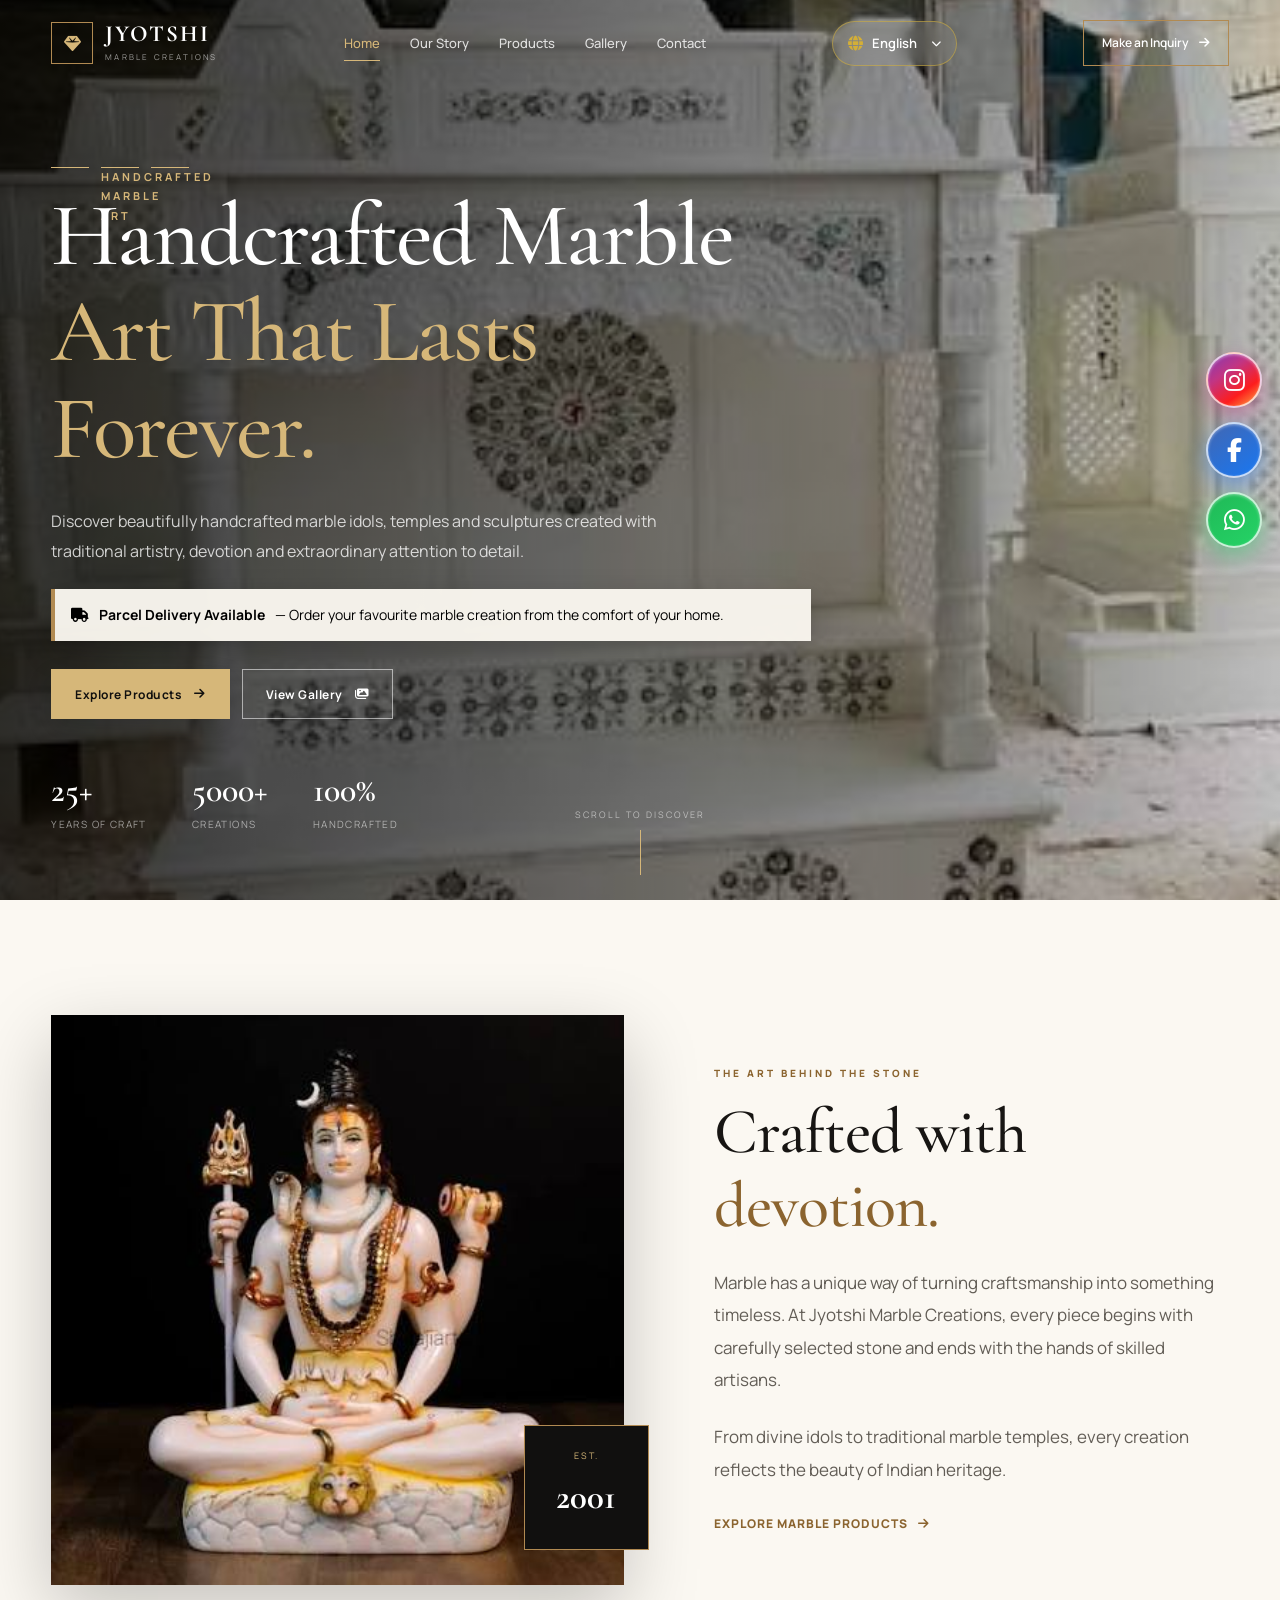
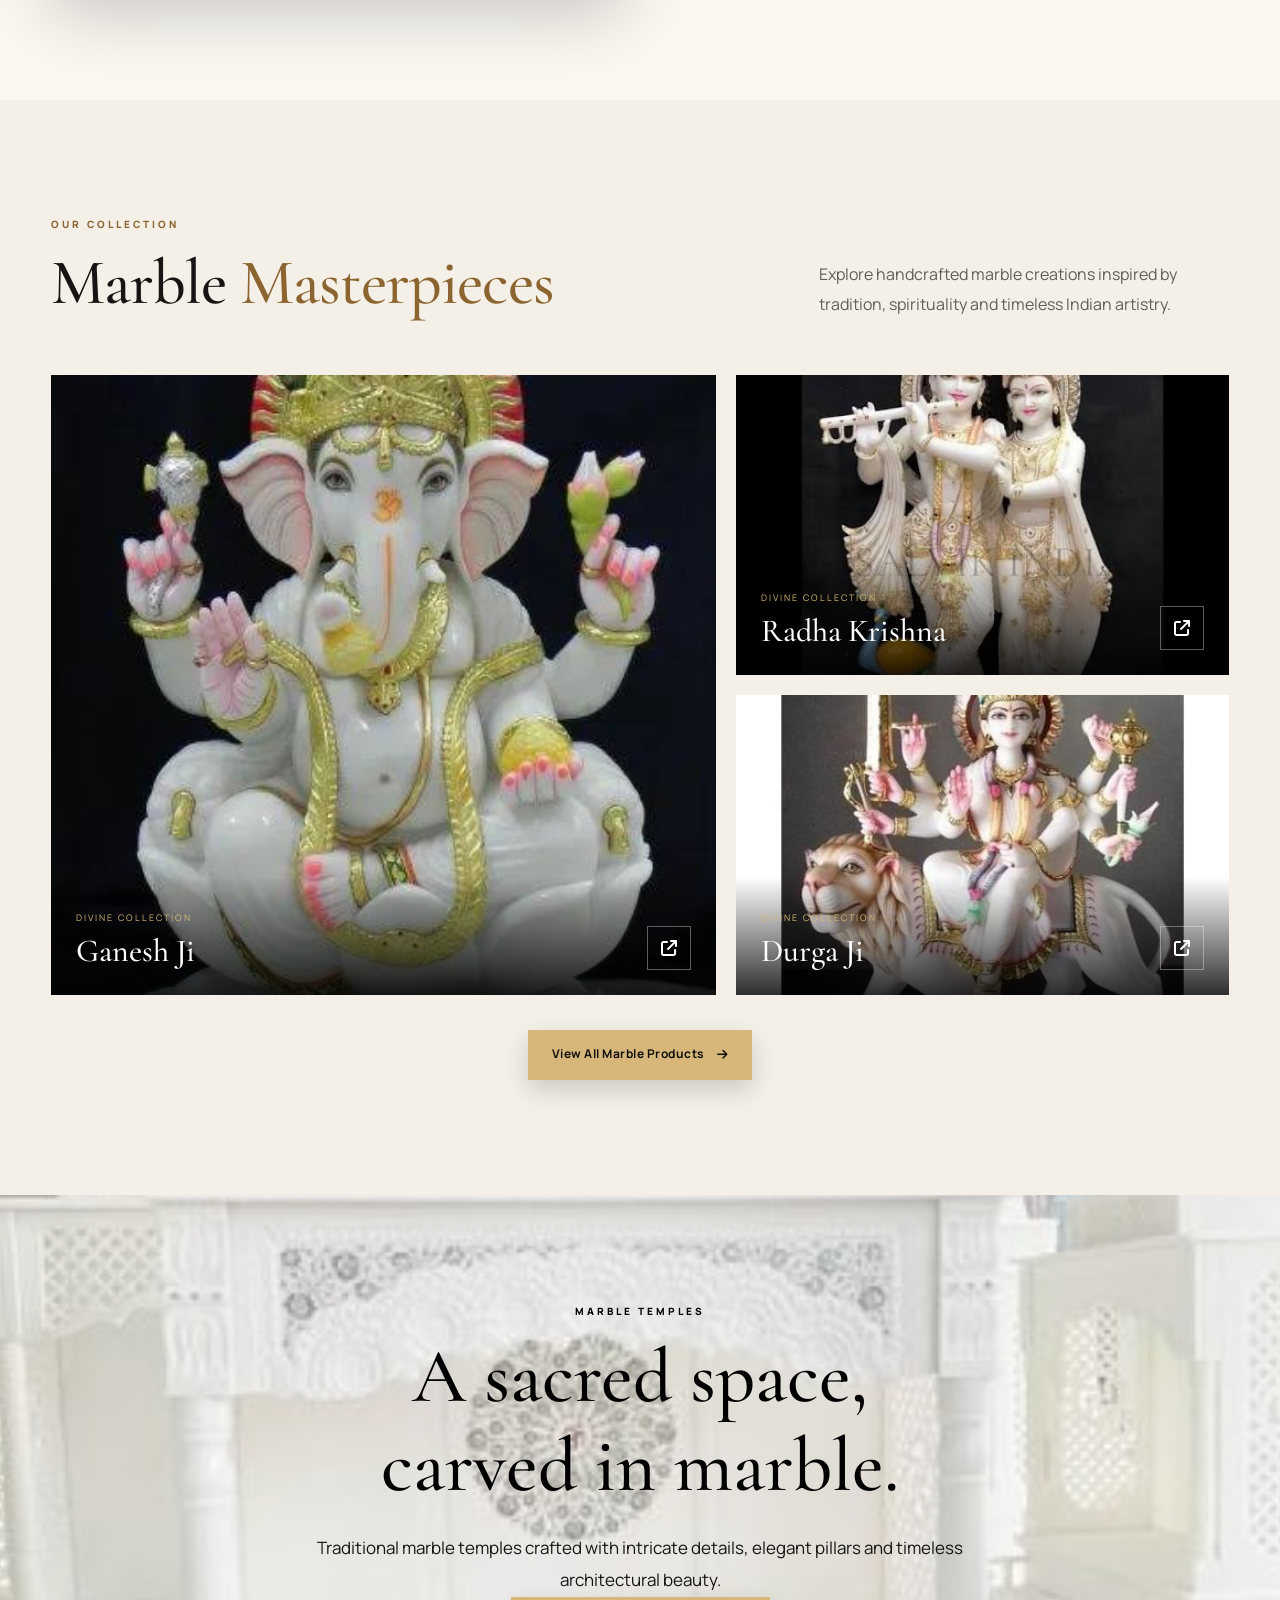
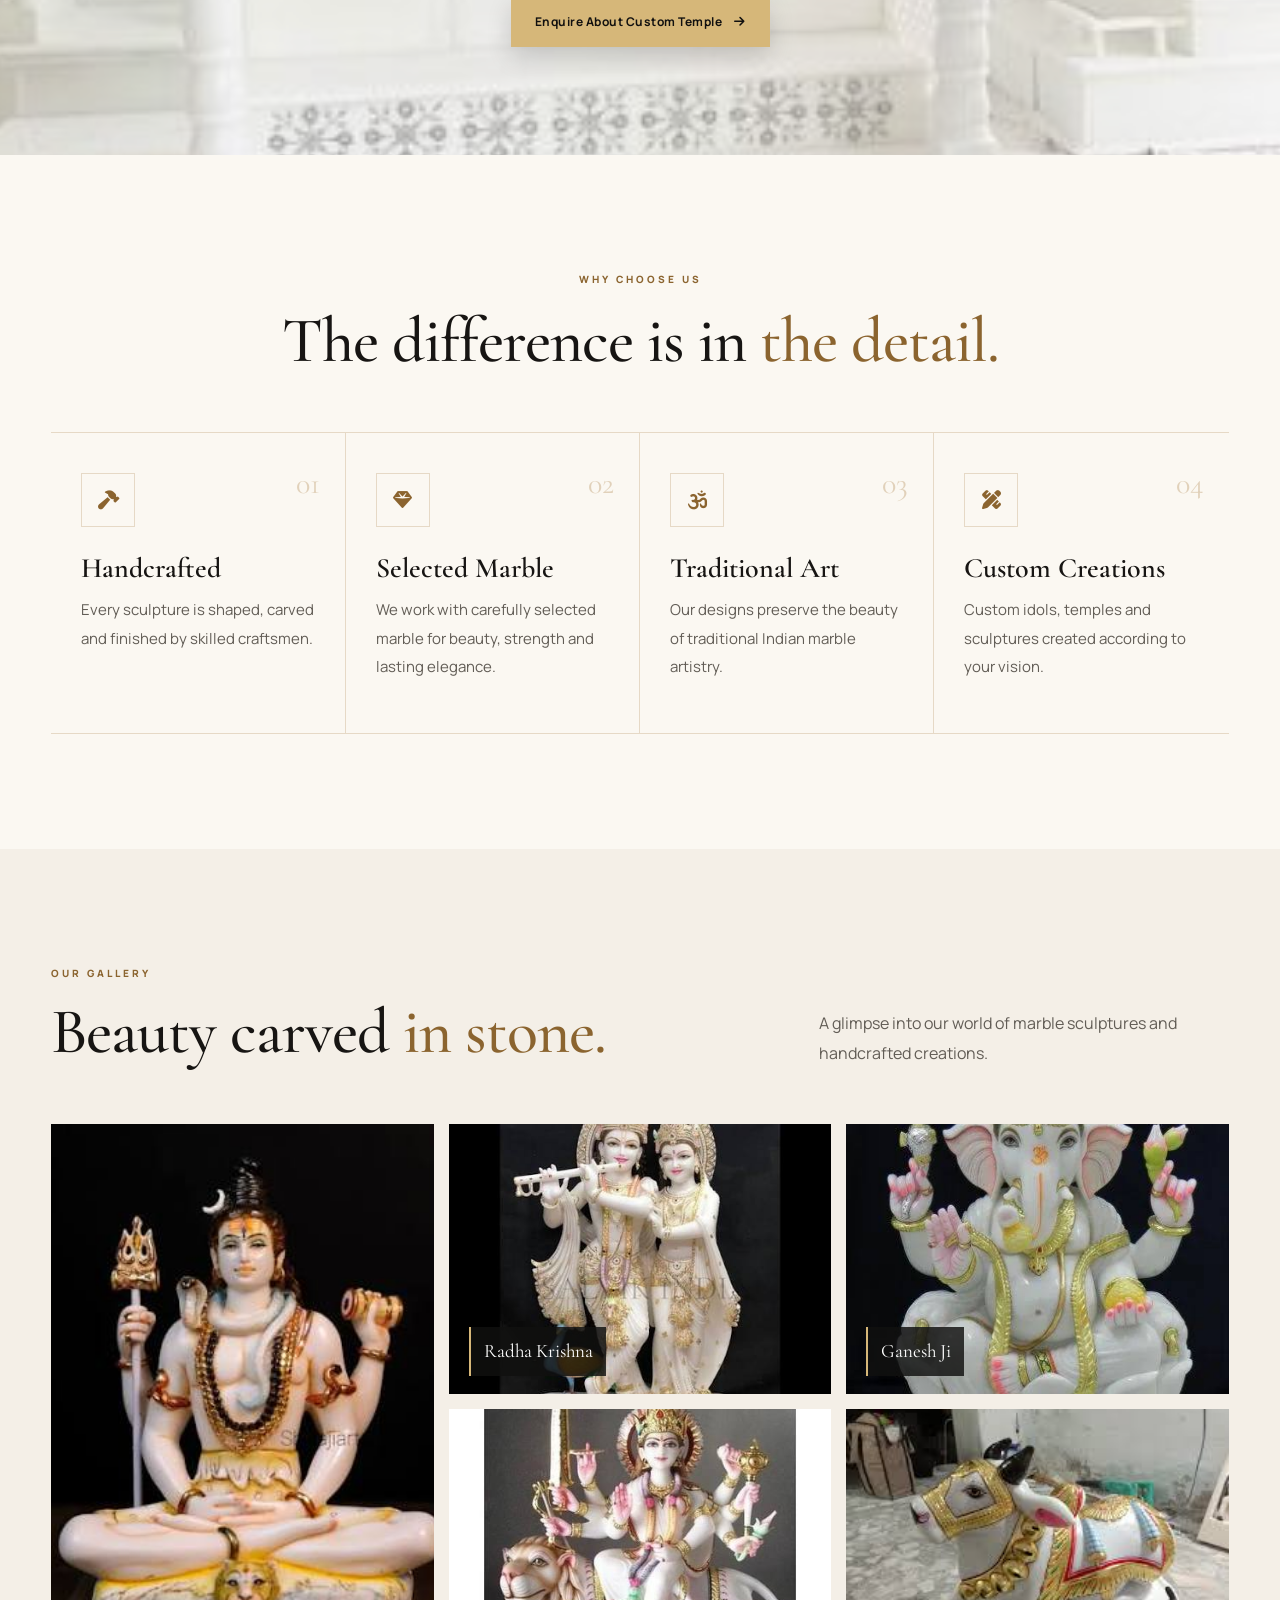
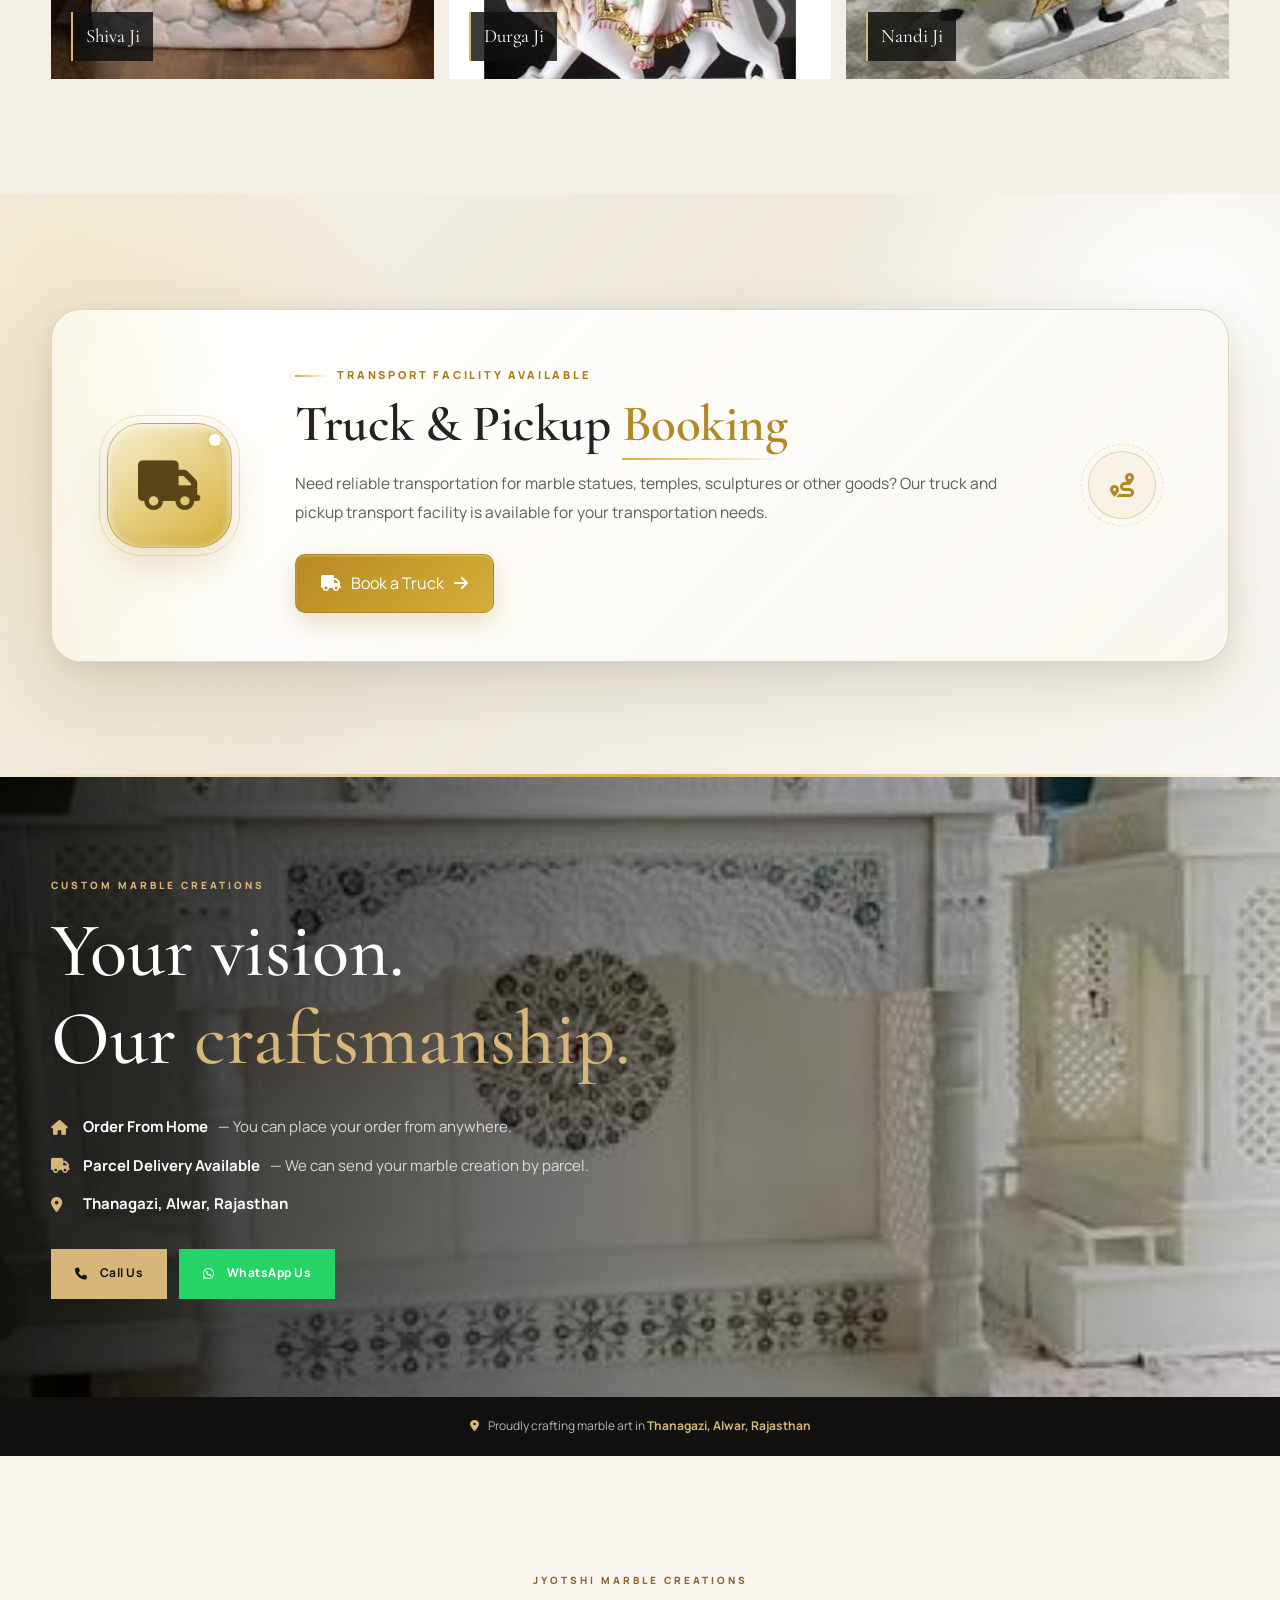
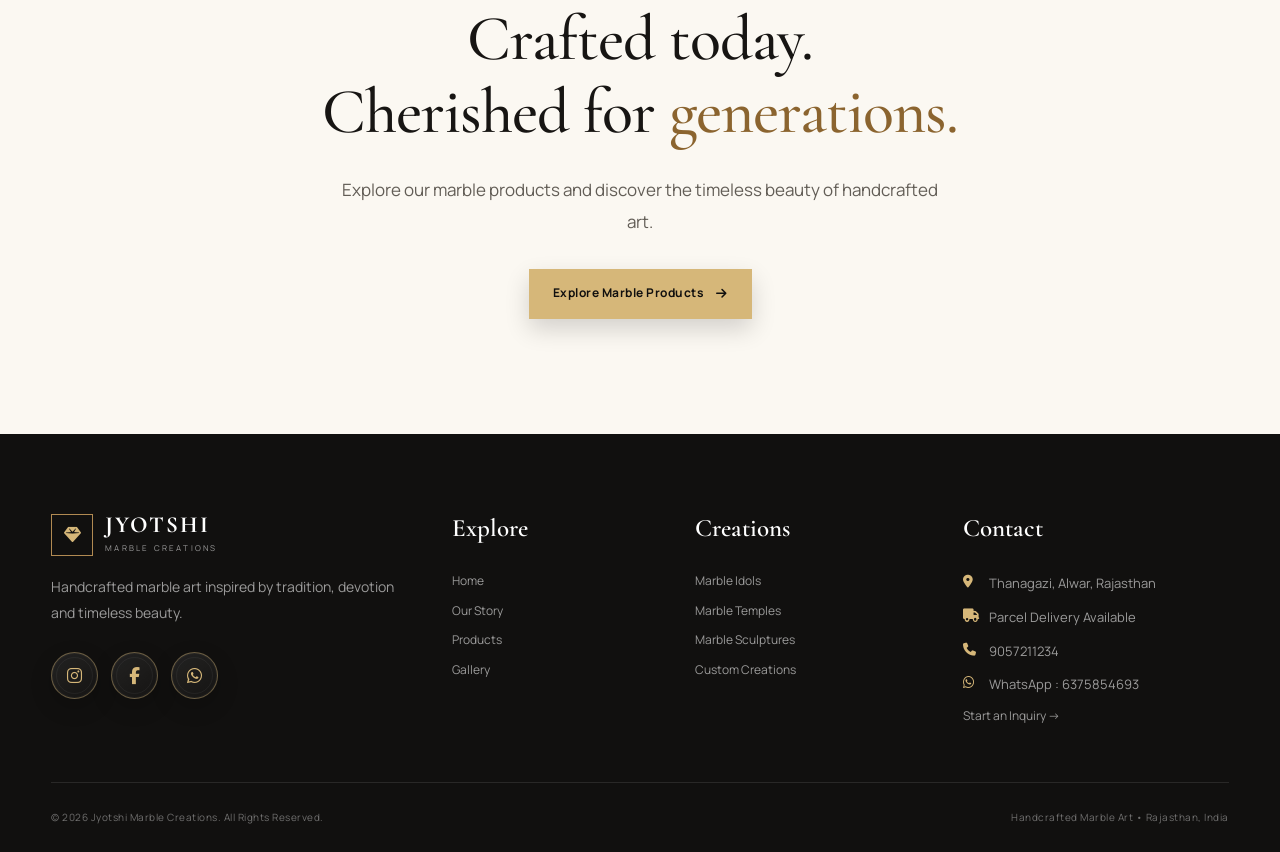
<file: index.html>
<!DOCTYPE html>
<html lang="en">

<head>

    <!-- =====================================================
         BASIC SEO
    ====================================================== -->

    <meta charset="UTF-8">

    <meta name="viewport" content="width=device-width, initial-scale=1.0">
    <title>Jyotshi Marble Creations | Marble Idols, Statues & Temples in Alwar Rajasthan</title>

    <meta name="description"
        content="Jyotshi Marble Creations in Thanagazi, Alwar, Rajasthan offers handcrafted marble idols, statues, temples, sculptures and traditional marble art. Explore our marble collection and enquire for custom creations with parcel delivery available.">

    <meta name="keywords"
        content="marble idols in Alwar, marble statues in Rajasthan, marble temple, marble murti, marble sculptures, marble Ganesh, marble Krishna, marble Durga, marble Shiva, handcrafted marble idols, Jyotshi Marble Creations, Thanagazi marble">

    <meta name="author" content="Jyotshi Marble Creations">

    <meta name="robots" content="index, follow">

    <meta name="language" content="English">

    <meta name="theme-color" content="#171513">

    <!-- Site Name -->
    <meta name="application-name" content="Jyotshi Marble Creations">
    <meta property="og:site_name" content="Jyotshi Marble Creations">

    <!-- Favicon / Logo -->
    <link rel="icon" type="image/png" href="../images/logo/logo.png">
    <link rel="apple-touch-icon" href="../images/logo/logo.png">

    <!-- Canonical -->
    <link rel="canonical" href="https://your-domain.com/">

    <!-- =====================================================
         OPEN GRAPH
    ====================================================== -->

    <meta property="og:type" content="website">

    <meta property="og:title" content="Jyotshi Marble Creations | Handcrafted Marble Art">

    <meta property="og:description"
        content="Discover handcrafted marble idols, statues, temples and sculptures from Thanagazi, Alwar, Rajasthan.">

    <meta property="og:image" content="../images/hero-marble.jpg">

    <meta property="og:locale" content="en_IN">


    <!-- =====================================================
         GOOGLE FONTS
    ====================================================== -->

    <link rel="preconnect" href="https://fonts.googleapis.com">

    <link rel="preconnect" href="https://fonts.gstatic.com" crossorigin>

    <link
        href="https://fonts.googleapis.com/css2?family=Cormorant+Garamond:wght@400;500;600;700&family=Manrope:wght@300;400;500;600;700&display=swap"
        rel="stylesheet">


    <!-- =====================================================
         FONT AWESOME
    ====================================================== -->

    <link rel="stylesheet" href="https://cdnjs.cloudflare.com/ajax/libs/font-awesome/6.5.2/css/all.min.css">


    <!-- =====================================================
         MAIN CSS
    ====================================================== -->

    <link rel="stylesheet" href="../css/style.css">


    <!-- =====================================================
         LOCAL BUSINESS STRUCTURED DATA
    ====================================================== -->

    <script type="application/ld+json">
    {
        "@context": "https://schema.org",
        "@type": "LocalBusiness",
        "name": "Jyotshi Marble Creations",
        "description": "Handcrafted marble idols, statues, temples, sculptures and traditional marble art.",
        "telephone": "+919057211234",
        "address": {
            "@type": "PostalAddress",
            "addressLocality": "Thanagazi",
            "addressRegion": "Rajasthan",
            "addressCountry": "IN"
        },
        "areaServed": [
            "Thanagazi",
            "Alwar",
            "Rajasthan",
            "India"
        ],
        "priceRange": "₹₹",
        "image": "../images/hero-marble.jpg"
    }
    </script>

</head>


<body>


    <!-- =====================================================
         PAGE LOADER
    ====================================================== -->

    <div class="loader" id="loader">

        <div class="loader-inner">

            <div class="loader-logo">
                JMC
            </div>

            <p data-translate="brandName">
                JYOTSHI MARBLE CREATIONS
            </p>

        </div>

    </div>


    <!-- =====================================================
         HEADER
    ====================================================== -->

    <header class="header" id="header">

        <div class="container header-inner">


            <!-- LOGO -->

            <a href="#home" class="logo" aria-label="Jyotshi Marble Creations Home">

                <div class="logo-icon">
                    <i class="fa-solid fa-gem"></i>
                </div>

                <div class="logo-content">

                    <strong>
                        JYOTSHI
                    </strong>

                    <span>
                        MARBLE CREATIONS
                    </span>

                </div>

            </a>


            <!-- DESKTOP NAV -->

            <nav class="nav" aria-label="Main navigation">

                <a href="#home" class="nav-link active">
                    <span data-translate="home">
                        Home
                    </span>
                </a>

                <a href="#story" class="nav-link">
                    <span data-translate="story">
                        Our Story
                    </span>
                </a>

                <a href="products.html" class="nav-link">
                    <span data-translate="products">
                        Products
                    </span>
                </a>

                <a href="#gallery" class="nav-link">
                    <span data-translate="gallery">
                        Gallery
                    </span>
                </a>

                <a href="contact.html" class="nav-link">
                    <span data-translate="contact">
                        Contact
                    </span>
                </a>

            </nav>


            <!-- =================================================
                 LANGUAGE SELECTOR
            ================================================== -->

            <div class="language-selector">

                <button class="language-btn" type="button" aria-label="Select language">

                    <i class="fa-solid fa-globe"></i>

                    <span data-current-language>
                        English
                    </span>

                    <i class="fa-solid fa-chevron-down"></i>

                </button>


                <div class="language-menu">

                    <button type="button" data-lang="en">
                        🇮🇳 English
                    </button>

                    <button type="button" data-lang="hi">
                        🇮🇳 हिन्दी
                    </button>

                    <button type="button" data-lang="bn">
                        🇮🇳 বাংলা
                    </button>

                    <button type="button" data-lang="mr">
                        🇮🇳 मराठी
                    </button>

                    <button type="button" data-lang="gu">
                        🇮🇳 ગુજરાતી
                    </button>

                    <button type="button" data-lang="pa">
                        🇮🇳 ਪੰਜਾਬੀ
                    </button>

                    <button type="button" data-lang="ta">
                        🇮🇳 தமிழ்
                    </button>

                    <button type="button" data-lang="te">
                        🇮🇳 తెలుగు
                    </button>

                    <button type="button" data-lang="kn">
                        🇮🇳 ಕನ್ನಡ
                    </button>

                    <button type="button" data-lang="ml">
                        🇮🇳 മലയാളം
                    </button>

                    <button type="button" data-lang="or">
                        🇮🇳 ଓଡ଼ିଆ
                    </button>

                    <button type="button" data-lang="as">
                        🇮🇳 অসমীয়া
                    </button>

                    <button type="button" data-lang="ur">
                        🇮🇳 اردو
                    </button>

                </div>

            </div>


            <!-- HEADER CTA -->

            <a href="#contact" class="header-button">

                <span data-translate="inquiry">
                    Make an Inquiry
                </span>

                <i class="fa-solid fa-arrow-right"></i>

            </a>


            <!-- MOBILE MENU BUTTON -->

            <button class="menu-button" id="menuButton" type="button" aria-label="Open navigation menu"
                aria-expanded="false" aria-controls="mobileMenu">

                <span></span>
                <span></span>
                <span></span>

            </button>

        </div>


        <!-- MOBILE NAV -->

        <div class="mobile-menu" id="mobileMenu">

            <a href="#home">
                <span data-translate="home">
                    Home
                </span>
            </a>

            <a href="#story">
                <span data-translate="story">
                    Our Story
                </span>
            </a>

            <a href="products.html">
                <span data-translate="products">
                    Products
                </span>
            </a>

            <a href="#gallery">
                <span data-translate="gallery">
                    Gallery
                </span>
            </a>

            <a href="#contact">
                <span data-translate="contact">
                    Contact
                </span>
            </a>

        </div>

    </header>


    <!-- =====================================================
         MAIN
    ====================================================== -->

    <main>


        <!-- =================================================
             HERO
        ================================================== -->

        <section class="hero" id="home" aria-label="Jyotshi Marble Creations introduction">

            <div class="hero-image">

                <img src="../images/hero-marble.jpg"
                    alt="Handcrafted marble temple created by Jyotshi Marble Creations">

            </div>

            <div class="hero-overlay"></div>


            <div class="container hero-container">

                <div class="hero-content reveal">


                    <!-- HERO LABEL -->

                    <div class="hero-label">

                        <span></span>

                        <span data-translate="handcraftedLabel">
                            HANDCRAFTED MARBLE ART
                        </span>

                        <span></span>

                    </div>


                    <!-- HERO TITLE -->

                    <h1>

                        <span data-translate="handcraftedMarble">
                            Handcrafted Marble
                        </span>

                        <br>

                        <em data-translate="artLasts">
                            Art That Lasts Forever.
                        </em>

                    </h1>


                    <!-- HERO DESCRIPTION -->

                    <p class="large-text" data-translate="heroDescription">

                        Discover beautifully handcrafted marble idols,
                        temples and sculptures created with traditional
                        artistry, devotion and extraordinary attention
                        to detail.

                    </p>


                    <!-- ORDER NOTE -->

                    <p class="hero-order-note">

                        <i class="fa-solid fa-truck"></i>

                        <strong data-translate="parcelDelivery">
                            Parcel Delivery Available
                        </strong>

                        <span data-translate="orderFromHome">
                            — Order your favourite marble creation
                            from the comfort of your home.
                        </span>

                    </p>


                    <!-- HERO BUTTONS -->

                    <div class="hero-buttons">

                        <a href="products.html" class="button button-primary">

                            <span data-translate="exploreProducts">
                                Explore Products
                            </span>

                            <i class="fa-solid fa-arrow-right"></i>

                        </a>


                        <a href="#gallery" class="button button-outline">

                            <span data-translate="viewGallery">
                                View Gallery
                            </span>

                            <i class="fa-solid fa-images"></i>

                        </a>

                    </div>


                    <!-- HERO STATS -->

                    <div class="hero-stats">

                        <div>

                            <strong>
                                25+
                            </strong>

                            <span data-translate="yearsCraft">
                                Years of Craft
                            </span>

                        </div>


                        <div>

                            <strong>
                                5000+
                            </strong>

                            <span data-translate="creations">
                                Creations
                            </span>

                        </div>


                        <div>

                            <strong>
                                100%
                            </strong>

                            <span data-translate="handcrafted">
                                Handcrafted
                            </span>

                        </div>

                    </div>

                </div>

            </div>


            <!-- HERO SCROLL -->

            <div class="hero-bottom">

                <span data-translate="scrollDiscover">
                    SCROLL TO DISCOVER
                </span>

                <div class="scroll-line"></div>

            </div>

        </section>


        <!-- =================================================
             STORY
        ================================================== -->

        <section class="story section" id="story">

            <div class="container">

                <div class="story-grid">


                    <!-- STORY IMAGE -->

                    <div class="story-image reveal">

                        <img src="../images/craftsmanship.jpg"
                            alt="Skilled artisan working on handcrafted marble sculpture" loading="lazy">

                        <div class="image-badge">

                            <span>
                                EST.
                            </span>

                            <strong>
                                2001
                            </strong>

                        </div>

                    </div>


                    <!-- STORY CONTENT -->

                    <div class="story-content reveal">

                        <p class="eyebrow" data-translate="artBehind">

                            THE ART BEHIND THE STONE

                        </p>


                        <h2>

                            <span data-translate="craftedWith">
                                Crafted with
                            </span>

                            <em data-translate="devotion">
                                devotion.
                            </em>

                        </h2>


                        <p class="large-text" data-translate="storyParagraph1">

                            Marble has a unique way of turning
                            craftsmanship into something timeless.

                            At Jyotshi Marble Creations, every piece
                            begins with carefully selected stone and
                            ends with the hands of skilled artisans.

                        </p>


                        <p class="large-text" data-translate="storyParagraph2">

                            From divine idols to traditional marble
                            temples, every creation reflects the beauty
                            of Indian heritage.

                        </p>


                        <a href="products.html" class="text-link">

                            <span data-translate="exploreMarbleProducts">
                                Explore Marble Products
                            </span>

                            <i class="fa-solid fa-arrow-right"></i>

                        </a>

                    </div>

                </div>

            </div>

        </section>


        <!-- =================================================
             COLLECTION
        ================================================== -->

        <section class="collection section" id="collection">

            <div class="container">


                <!-- SECTION HEADING -->

                <div class="section-heading reveal">

                    <div>

                        <p class="eyebrow" data-translate="ourCollection">

                            OUR COLLECTION

                        </p>

                        <h2>

                            <span data-translate="marble">
                                Marble
                            </span>

                            <em data-translate="masterpieces">
                                Masterpieces
                            </em>

                        </h2>

                    </div>


                    <p class="heading-description large-text" data-translate="collectionDescription">

                        Explore handcrafted marble creations
                        inspired by tradition, spirituality
                        and timeless Indian artistry.

                    </p>

                </div>


                <!-- COLLECTION GRID -->

                <div class="collection-grid">


                    <!-- GANESH -->

                    <article class="product-card product-large reveal">

                        <div class="product-image">

                            <img src="../images/marble-ganesh.jpg" alt="Handcrafted white marble Ganesh Ji statue"
                                loading="lazy">


                            <div class="product-overlay">

                                <div>

                                    <span data-translate="divineCollection">
                                        DIVINE COLLECTION
                                    </span>

                                    <h3 data-translate="ganeshJi">
                                        Ganesh Ji
                                    </h3>

                                </div>


                                <a href="products.html" aria-label="View Ganesh marble products">

                                    <i class="fa-solid fa-arrow-up-right-from-square"></i>

                                </a>

                            </div>

                        </div>

                    </article>


                    <!-- RADHA KRISHNA -->

                    <article class="product-card reveal">

                        <div class="product-image">

                            <img src="../images/marble-radha-krishna.jpg" alt="Handcrafted marble Radha Krishna statue"
                                loading="lazy">


                            <div class="product-overlay">

                                <div>

                                    <span data-translate="divineCollection">
                                        DIVINE COLLECTION
                                    </span>

                                    <h3 data-translate="radhaKrishna">
                                        Radha Krishna
                                    </h3>

                                </div>


                                <a href="products.html" aria-label="View Radha Krishna marble products">

                                    <i class="fa-solid fa-arrow-up-right-from-square"></i>

                                </a>

                            </div>

                        </div>

                    </article>


                    <!-- DURGA -->

                    <article class="product-card reveal">

                        <div class="product-image">

                            <img src="../images/marble-sculpture.jpg" alt="Handcrafted marble Durga Ji statue"
                                loading="lazy">


                            <div class="product-overlay">

                                <div>

                                    <span data-translate="divineCollection">
                                        DIVINE COLLECTION
                                    </span>

                                    <h3 data-translate="durgaJi">
                                        Durga Ji
                                    </h3>

                                </div>


                                <a href="products.html" aria-label="View Durga marble products">

                                    <i class="fa-solid fa-arrow-up-right-from-square"></i>

                                </a>

                            </div>

                        </div>

                    </article>

                </div>


                <!-- COLLECTION BUTTON -->

                <div class="collection-more reveal">

                    <a href="products.html" class="button button-primary">

                        <span data-translate="viewAllProducts">
                            View All Marble Products
                        </span>

                        <i class="fa-solid fa-arrow-right"></i>

                    </a>

                </div>

            </div>

        </section>


        <!-- =================================================
             MARBLE TEMPLE BANNER
        ================================================== -->

        <section class="image-banner" aria-label="Marble temple collection">

            <img src="../images/custom-marble.jpg" alt="Traditional handcrafted marble temple" loading="lazy">


            <div class="image-banner-overlay"></div>


            <div class="image-banner-content reveal">

                <p class="eyebrow" data-translate="marbleTemples">

                    MARBLE TEMPLES

                </p>


                <h2>

                    <span data-translate="sacredSpace">
                        A sacred space,
                    </span>

                    <br>

                    <span data-translate="carvedIn">
                        carved in
                    </span>

                    <em data-translate="marbleWord">
                        marble.
                    </em>

                </h2>


                <p class="large-text" data-translate="templeDescription">

                    Traditional marble temples crafted with
                    intricate details, elegant pillars and
                    timeless architectural beauty.

                </p>


                <a href="#contact" class="button button-primary">

                    <span data-translate="enquireTemple">
                        Enquire About Custom Temple
                    </span>

                    <i class="fa-solid fa-arrow-right"></i>

                </a>

            </div>

        </section>


        <!-- =================================================
             WHY CHOOSE US
        ================================================== -->

        <section class="features section">

            <div class="container">


                <div class="section-heading centered reveal">

                    <p class="eyebrow" data-translate="whyChooseUs">

                        WHY CHOOSE US

                    </p>


                    <h2>

                        <span data-translate="difference">
                            The difference is in
                        </span>

                        <em data-translate="detail">
                            the detail.
                        </em>

                    </h2>

                </div>


                <div class="features-grid">


                    <!-- FEATURE 01 -->

                    <article class="feature reveal">

                        <div class="feature-number">
                            01
                        </div>

                        <div class="feature-icon">
                            <i class="fa-solid fa-hammer"></i>
                        </div>

                        <h3 data-translate="featureHandcrafted">
                            Handcrafted
                        </h3>

                        <p class="large-text" data-translate="featureHandcraftedText">

                            Every sculpture is shaped,
                            carved and finished by skilled
                            craftsmen.

                        </p>

                    </article>


                    <!-- FEATURE 02 -->

                    <article class="feature reveal">

                        <div class="feature-number">
                            02
                        </div>

                        <div class="feature-icon">
                            <i class="fa-solid fa-gem"></i>
                        </div>

                        <h3 data-translate="featureMarble">
                            Selected Marble
                        </h3>

                        <p class="large-text" data-translate="featureMarbleText">

                            We work with carefully selected
                            marble for beauty, strength and
                            lasting elegance.

                        </p>

                    </article>


                    <!-- FEATURE 03 -->

                    <article class="feature reveal">

                        <div class="feature-number">
                            03
                        </div>

                        <div class="feature-icon">
                            <i class="fa-solid fa-om"></i>
                        </div>

                        <h3 data-translate="featureTraditional">
                            Traditional Art
                        </h3>

                        <p class="large-text" data-translate="featureTraditionalText">

                            Our designs preserve the beauty
                            of traditional Indian marble artistry.

                        </p>

                    </article>


                    <!-- FEATURE 04 -->

                    <article class="feature reveal">

                        <div class="feature-number">
                            04
                        </div>

                        <div class="feature-icon">
                            <i class="fa-solid fa-pen-ruler"></i>
                        </div>

                        <h3 data-translate="featureCustom">
                            Custom Creations
                        </h3>

                        <p class="large-text" data-translate="featureCustomText">

                            Custom idols, temples and sculptures
                            created according to your vision.

                        </p>

                    </article>

                </div>

            </div>

        </section>


        <!-- =================================================
             GALLERY
        ================================================== -->

        <section class="gallery section" id="gallery">

            <div class="container">


                <div class="section-heading reveal">

                    <div>

                        <p class="eyebrow" data-translate="ourGallery">

                            OUR GALLERY

                        </p>

                        <h2>

                            <span data-translate="beautyCarved">
                                Beauty carved
                            </span>

                            <em data-translate="inStone">
                                in stone.
                            </em>

                        </h2>

                    </div>


                    <p class="heading-description large-text" data-translate="galleryDescription">

                        A glimpse into our world of marble
                        sculptures and handcrafted creations.

                    </p>

                </div>


                <!-- GALLERY GRID -->

                <div class="gallery-grid">


                    <!-- SHIVA -->

                    <div class="gallery-item gallery-one reveal">

                        <img src="../images/gallery-1.jpg" alt="Marble Shiva Ji sculpture" loading="lazy">

                        <div class="gallery-label" data-translate="shivaJi">

                            Shiva Ji

                        </div>

                    </div>


                    <!-- RADHA KRISHNA -->

                    <div class="gallery-item gallery-two reveal">

                        <img src="../images/gallery-2.jpg" alt="Marble Radha Krishna sculpture" loading="lazy">

                        <div class="gallery-label" data-translate="radhaKrishna">

                            Radha Krishna

                        </div>

                    </div>


                    <!-- GANESH -->

                    <div class="gallery-item gallery-three reveal">

                        <img src="../images/gallery-3.jpg" alt="Marble Ganesh Ji sculpture" loading="lazy">

                        <div class="gallery-label" data-translate="ganeshJi">

                            Ganesh Ji

                        </div>

                    </div>


                    <!-- DURGA -->

                    <div class="gallery-item gallery-four reveal">

                        <img src="../images/gallery-4.jpg" alt="Marble Durga Ji sculpture" loading="lazy">

                        <div class="gallery-label" data-translate="durgaJi">

                            Durga Ji

                        </div>

                    </div>


                    <!-- NANDI -->

                    <div class="gallery-item gallery-five reveal">

                        <img src="../images/gallery-5.jpg" alt="Marble Nandi Ji sculpture" loading="lazy">

                        <div class="gallery-label" data-translate="nandiJi">

                            Nandi Ji

                        </div>

                    </div>

                </div>

            </div>

        </section>
        <!-- =========================================================
     TRANSPORT FACILITY
     ========================================================= -->

        <section class="transport-section" id="transport">

            <div class="container">

                <div class="transport-card">

                    <!-- Truck Icon -->
                    <div class="transport-icon">
                        <i class="fa-solid fa-truck"></i>
                    </div>

                    <div class="transport-content">

                        <span class="eyebrow">
                            TRANSPORT FACILITY AVAILABLE
                        </span>

                        <h2>
                            Truck & Pickup <span>Booking</span>
                        </h2>

                        <p>
                            Need reliable transportation for marble statues,
                            temples, sculptures or other goods? Our truck and
                            pickup transport facility is available for your
                            transportation needs.
                        </p>

                        <a href="transport.html" class="btn btn-primary">
                            <i class="fa-solid fa-truck"></i>
                            Book a Truck
                            <i class="fa-solid fa-arrow-right"></i>
                        </a>

                    </div>

                    <div class="transport-decoration">
                        <i class="fa-solid fa-route"></i>
                    </div>

                </div>

            </div>

        </section>

        <!-- =================================================
             CUSTOM CREATIONS / CONTACT
        ================================================== -->

        <section class="custom-section" id="contact">

            <div class="custom-image">

                <img src="../images/marble-workshop.jpg" alt="Marble craftsmanship and custom sculpture work"
                    loading="lazy">

            </div>


            <div class="custom-overlay"></div>


            <div class="container custom-container">

                <div class="custom-content reveal">


                    <p class="eyebrow" data-translate="customMarbleCreations">

                        CUSTOM MARBLE CREATIONS

                    </p>


                    <h2>

                        <span data-translate="yourVision">
                            Your vision.
                        </span>

                        <br>

                        <span data-translate="our">
                            Our
                        </span>

                        <em data-translate="craftsmanship">
                            craftsmanship.
                        </em>

                    </h2>


                    <!-- ORDER INFORMATION -->

                    <div class="order-info">


                        <p class="large-text">

                            <i class="fa-solid fa-house"></i>

                            <strong data-translate="orderFromHomeTitle">
                                Order From Home
                            </strong>

                            <span data-translate="orderFromHomeText">
                                — You can place your order from anywhere.
                            </span>

                        </p>


                        <p class="large-text">

                            <i class="fa-solid fa-truck"></i>

                            <strong data-translate="parcelDelivery">
                                Parcel Delivery Available
                            </strong>

                            <span data-translate="parcelDeliveryText">
                                — We can send your marble creation by parcel.
                            </span>

                        </p>


                        <p class="large-text">

                            <i class="fa-solid fa-location-dot"></i>

                            <strong data-translate="location">
                                Thanagazi, Alwar, Rajasthan
                            </strong>

                        </p>

                    </div>


                    <!-- CONTACT BUTTONS -->

                    <div class="custom-buttons">

                        <a href="tel:+919057211234" class="button button-primary">

                            <i class="fa-solid fa-phone"></i>

                            <span data-translate="callUs">
                                Call Us
                            </span>

                        </a>


                        <a href="https://wa.me/916375854693" target="_blank" rel="noopener noreferrer"
                            class="button button-whatsapp">

                            <i class="fa-brands fa-whatsapp"></i>

                            <span data-translate="whatsappUs">
                                WhatsApp Us
                            </span>

                        </a>

                    </div>

                </div>

            </div>

        </section>


        <!-- =================================================
             LOCATION
        ================================================== -->

        <p class="location-line">

            <i class="fa-solid fa-location-dot"></i>

            <span data-translate="proudlyCrafting">
                Proudly crafting marble art in
            </span>

            <strong data-translate="location">
                Thanagazi, Alwar, Rajasthan
            </strong>

        </p>


        <!-- =================================================
             FINAL CTA
        ================================================== -->

        <section class="final-section section">

            <div class="container">

                <div class="final-content reveal">


                    <p class="eyebrow" data-translate="brandName">

                        JYOTSHI MARBLE CREATIONS

                    </p>


                    <h2>

                        <span data-translate="craftedToday">
                            Crafted today.
                        </span>

                        <br>

                        <span data-translate="cherishedFor">
                            Cherished for
                        </span>

                        <em data-translate="generations">
                            generations.
                        </em>

                    </h2>


                    <p class="large-text" data-translate="finalDescription">

                        Explore our marble products and discover
                        the timeless beauty of handcrafted art.

                    </p>


                    <a href="products.html" class="button button-primary">

                        <span data-translate="exploreMarbleProducts">
                            Explore Marble Products
                        </span>

                        <i class="fa-solid fa-arrow-right"></i>

                    </a>

                </div>

            </div>

        </section>

    </main>


    <!-- =====================================================
         FOOTER
    ====================================================== -->

    <footer class="footer">

        <div class="container">

            <div class="footer-grid">


                <!-- =================================================
                     BRAND
                ================================================== -->

                <div class="footer-brand">

                    <a href="#home" class="logo" aria-label="Jyotshi Marble Creations Home">

                        <div class="logo-icon">
                            <i class="fa-solid fa-gem"></i>
                        </div>

                        <div class="logo-content">

                            <strong>
                                JYOTSHI
                            </strong>

                            <span>
                                MARBLE CREATIONS
                            </span>

                        </div>

                    </a>


                    <p class="large-text" data-translate="footerDescription">

                        Handcrafted marble art inspired
                        by tradition, devotion and timeless beauty.

                    </p>


                    <!-- SOCIAL BUTTONS -->

                    <div class="socials" aria-label="Social media links">


                        <a href="#" aria-label="Instagram" target="_blank" rel="noopener noreferrer">

                            <i class="fa-brands fa-instagram"></i>

                        </a>


                        <a href="#" aria-label="Facebook" target="_blank" rel="noopener noreferrer">

                            <i class="fa-brands fa-facebook-f"></i>

                        </a>


                        <a href="https://wa.me/916375854693" aria-label="WhatsApp" target="_blank"
                            rel="noopener noreferrer">

                            <i class="fa-brands fa-whatsapp"></i>

                        </a>

                    </div>

                </div>


                <!-- =================================================
                     EXPLORE
                ================================================== -->

                <div class="footer-column">

                    <h3 data-translate="footerExplore">
                        Explore
                    </h3>


                    <a href="#home">
                        <span data-translate="home">
                            Home
                        </span>
                    </a>


                    <a href="#story">
                        <span data-translate="story">
                            Our Story
                        </span>
                    </a>


                    <a href="products.html">
                        <span data-translate="products">
                            Products
                        </span>
                    </a>


                    <a href="#gallery">
                        <span data-translate="gallery">
                            Gallery
                        </span>
                    </a>

                </div>


                <!-- =================================================
                     CREATIONS
                ================================================== -->

                <div class="footer-column">

                    <h3 data-translate="footerCreations">
                        Creations
                    </h3>


                    <a href="products.html">
                        <span data-translate="marbleIdols">
                            Marble Idols
                        </span>
                    </a>


                    <a href="products.html">
                        <span data-translate="marbleTemplesFooter">
                            Marble Temples
                        </span>
                    </a>


                    <a href="products.html">
                        <span data-translate="marbleSculptures">
                            Marble Sculptures
                        </span>
                    </a>


                    <a href="#contact">
                        <span data-translate="customCreations">
                            Custom Creations
                        </span>
                    </a>

                </div>


                <!-- =================================================
                     CONTACT
                ================================================== -->

                <div class="footer-column">

                    <h3 data-translate="footerContact">
                        Contact
                    </h3>


                    <p>

                        <i class="fa-solid fa-location-dot"></i>

                        <span data-translate="location">
                            Thanagazi, Alwar, Rajasthan
                        </span>

                    </p>


                    <p>

                        <i class="fa-solid fa-truck"></i>

                        <span data-translate="parcelDelivery">
                            Parcel Delivery Available
                        </span>

                    </p>


                    <p>

                        <i class="fa-solid fa-phone"></i>

                        <a href="tel:+919057211234">
                            9057211234
                        </a>

                    </p>


                    <p>

                        <i class="fa-brands fa-whatsapp"></i>

                        <a href="https://wa.me/916375854693" target="_blank" rel="noopener noreferrer">

                            <span data-translate="whatsapp">
                                WhatsApp
                            </span>

                            : 6375854693

                        </a>

                    </p>


                    <a href="#contact">

                        <span data-translate="startInquiry">
                            Start an Inquiry
                        </span>

                        →

                    </a>

                </div>

            </div>


            <!-- =================================================
                 FOOTER BOTTOM
            ================================================== -->

            <div class="footer-bottom">

                <p>
                    © 2026 Jyotshi Marble Creations.
                    <span data-translate="allRightsReserved">
                        All Rights Reserved.
                    </span>
                </p>


                <p data-translate="footerTagline">
                    Handcrafted Marble Art • Rajasthan, India
                </p>

            </div>

        </div>

    </footer>


    <!-- =====================================================
         JAVASCRIPT
    ====================================================== -->

    <script src="../js/script.js"></script>


    <!-- =====================================================
         FLOATING SOCIAL BUTTONS
    ====================================================== -->

    <div class="floating-socials">


        <!-- INSTAGRAM -->

        <a href="#" class="social-btn instagram-btn" aria-label="Instagram" title="Instagram">

            <i class="fa-brands fa-instagram"></i>

        </a>


        <!-- FACEBOOK -->

        <a href="#" class="social-btn facebook-btn" aria-label="Facebook" title="Facebook">

            <i class="fa-brands fa-facebook-f"></i>

        </a>


        <!-- WHATSAPP -->

        <a href="https://wa.me/916375854693" class="social-btn whatsapp-btn" aria-label="WhatsApp" title="WhatsApp"
            target="_blank" rel="noopener noreferrer">

            <i class="fa-brands fa-whatsapp"></i>

        </a>

    </div>


</body>

</html>
</file>
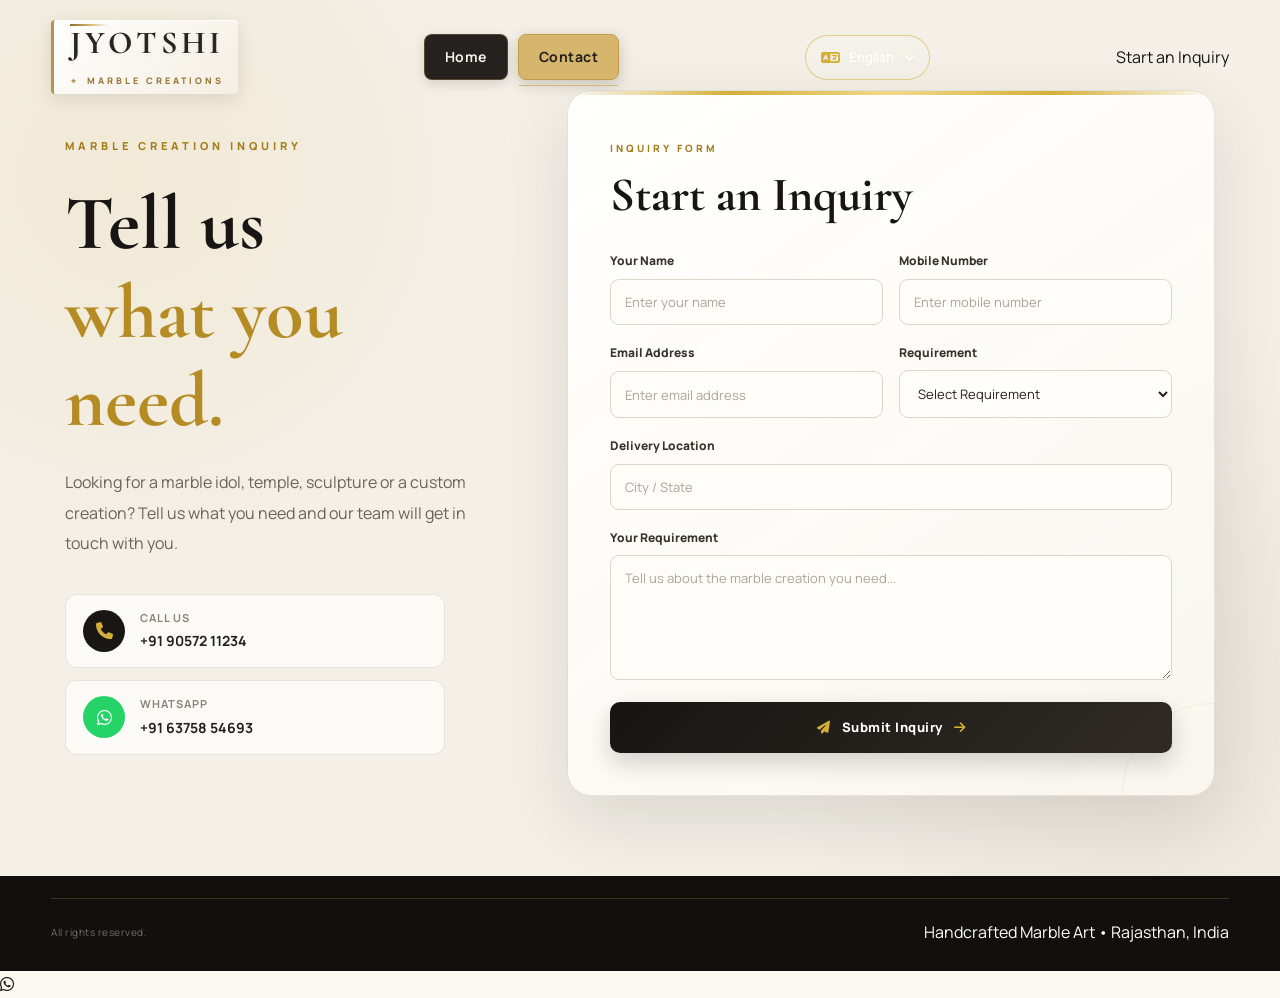
<file: html/contact.html>
<!DOCTYPE html>
<html lang="en">

<head>
    <meta charset="UTF-8">
    <meta name="viewport" content="width=device-width, initial-scale=1.0">

    <title>Inquiry | Jyotshi Marble Creations</title>

    <meta name="description"
        content="Send an inquiry to Jyotshi Marble Creations for marble idols, temples, sculptures and custom marble creations.">

    <meta name="author" content="Jyotshi Marble Creations">
    <meta name="robots" content="index, follow">

    <!-- Fonts -->
    <link rel="preconnect" href="https://fonts.googleapis.com">
    <link rel="preconnect" href="https://fonts.gstatic.com" crossorigin>

    <link
        href="https://fonts.googleapis.com/css2?family=Cormorant+Garamond:wght@500;600;700&family=Manrope:wght@400;500;600;700;800&display=swap"
        rel="stylesheet">

    <!-- Font Awesome -->
    <link
        rel="stylesheet"
        href="https://cdnjs.cloudflare.com/ajax/libs/font-awesome/6.5.2/css/all.min.css">

    <!-- Main CSS -->
    <link rel="stylesheet" href="../css/style.css">

    <!-- Contact CSS -->
    <link rel="stylesheet" href="../css/contact.css">
</head>

<body>

    <!-- LOADER -->
    <div class="loader" id="loader">
        <div class="loader-inner">
            <div class="loader-logo">JYOTSHI</div>
            <div class="loader-line"></div>
            <span>MARBLE CREATIONS</span>
        </div>
    </div>


    <!-- HEADER -->
    <header class="header" id="header">

        <div class="container header-inner">

            <a href="index.html" class="logo">
                <span class="logo-main">JYOTSHI</span>
                <span class="logo-sub">MARBLE CREATIONS</span>
            </a>

            <nav class="nav" aria-label="Main Navigation">

                <a href="index.html"
                   class="nav-link"
                   data-translate="home">
                    Home
                </a>

            

                <a href="contact.html"
                   class="nav-link active"
                   data-translate="contact">
                    Contact
                </a>

            </nav>


            <!-- LANGUAGE -->

            <div class="language-selector">

                <button class="language-btn"
                        type="button"
                        aria-label="Select Language">

                    <i class="fa-solid fa-language"></i>

                    <span data-current-language>
                        English
                    </span>

                    <i class="fa-solid fa-chevron-down"></i>

                </button>

                <div class="language-menu">

                    <button type="button" data-lang="en">English</button>
                    <button type="button" data-lang="hi">हिन्दी</button>
                    <button type="button" data-lang="bn">বাংলা</button>
                    <button type="button" data-lang="mr">मराठी</button>
                    <button type="button" data-lang="gu">ગુજરાતી</button>
                    <button type="button" data-lang="pa">ਪੰਜਾਬੀ</button>
                    <button type="button" data-lang="ta">தமிழ்</button>
                    <button type="button" data-lang="te">తెలుగు</button>
                    <button type="button" data-lang="kn">ಕನ್ನಡ</button>
                    <button type="button" data-lang="ml">മലയാളം</button>
                    <button type="button" data-lang="or">ଓଡ଼ିଆ</button>
                    <button type="button" data-lang="as">অসমীয়া</button>
                    <button type="button" data-lang="ur">اردو</button>

                </div>

            </div>


            <div class="header-actions">

                <a href="contact.html"
                   class="header-btn"
                   data-translate="inquiry">
                    Start an Inquiry
                </a>

            </div>


            <!-- MOBILE MENU BUTTON -->

            <button class="menu-button"
                    id="menuButton"
                    type="button"
                    aria-label="Open Menu"
                    aria-expanded="false">

                <span></span>
                <span></span>
                <span></span>

            </button>

        </div>


        <!-- MOBILE MENU -->

        <div class="mobile-menu" id="mobileMenu">

            <a href="index.html" data-translate="home">
                Home
            </a>

            <a href="about.html" data-translate="story">
                Our Story
            </a>

            <a href="products.html" data-translate="products">
                Products
            </a>

            <a href="gallery.html" data-translate="gallery">
                Gallery
            </a>

            <a href="contact.html" data-translate="contact">
                Contact
            </a>

        </div>

    </header>


    <!-- =====================================================
         INQUIRY PAGE
    ====================================================== -->

    <main class="inquiry-page">

        <div class="inquiry-container">


            <!-- LEFT INTRO -->

            <div class="inquiry-intro">

                <span class="eyebrow"
                      data-translate="inquiryEyebrow">
                    MARBLE CREATION INQUIRY
                </span>

                <h1>
                    <span data-translate="inquiryTitleFirst">
                        Tell us
                    </span>

                    <br>

                    <span class="gold-text"
                          data-translate="inquiryTitleSecond">
                        what you need.
                    </span>
                </h1>

                <p data-translate="inquiryDescription">
                    Looking for a marble idol, temple, sculpture or custom
                    creation? Share your requirement with us and our team
                    will contact you.
                </p>


                <!-- DIRECT CONTACT -->

                <div class="direct-contact">

                    <a href="tel:+919057211234">

                        <i class="fa-solid fa-phone"></i>

                        <span>
                            <small data-translate="callUs">
                                Call Us
                            </small>

                            +91 90572 11234
                        </span>

                    </a>


                    <a href="https://wa.me/916375854693"
                       target="_blank"
                       rel="noopener">

                        <i class="fa-brands fa-whatsapp"></i>

                        <span>
                            <small data-translate="whatsapp">
                                WhatsApp
                            </small>

                            +91 63758 54693
                        </span>

                    </a>

                </div>

            </div>


            <!-- FORM -->

            <div class="inquiry-card">

                <div class="inquiry-card-heading">

                    <span class="eyebrow"
                          data-translate="inquiryForm">
                        INQUIRY FORM
                    </span>

                    <h2 data-translate="startInquiry">
                        Start an Inquiry
                    </h2>

                </div>


                <form id="contactForm"
                      class="inquiry-form">


                    <!-- NAME + PHONE -->

                    <div class="form-row">

                        <div class="form-group">

                            <label for="name"
                                   data-translate="name">
                                Your Name
                                <span>*</span>
                            </label>

                            <input
                                type="text"
                                id="name"
                                name="name"
                                required
                                autocomplete="name"
                                placeholder="Enter your name">

                        </div>


                        <div class="form-group">

                            <label for="phone"
                                   data-translate="phone">
                                Mobile Number
                                <span>*</span>
                            </label>

                            <input
                                type="tel"
                                id="phone"
                                name="phone"
                                required
                                autocomplete="tel"
                                placeholder="Enter mobile number">

                        </div>

                    </div>


                    <!-- EMAIL + REQUIREMENT -->

                    <div class="form-row">

                        <div class="form-group">

                            <label for="email"
                                   data-translate="email">
                                Email Address
                            </label>

                            <input
                                type="email"
                                id="email"
                                name="email"
                                autocomplete="email"
                                placeholder="Enter email address">

                        </div>


                        <div class="form-group">

                            <label for="requirement"
                                   data-translate="requirement">
                                Requirement
                            </label>

                            <select id="requirement"
                                    name="requirement">

                                <option value=""
                                        data-translate="selectRequirement">
                                    Select Requirement
                                </option>

                                <option value="Marble Idol"
                                        data-translate="marbleIdol">
                                    Marble Idol
                                </option>

                                <option value="Marble Temple"
                                        data-translate="marbleTemple">
                                    Marble Temple
                                </option>

                                <option value="Marble Sculpture"
                                        data-translate="marbleSculpture">
                                    Marble Sculpture
                                </option>

                                <option value="Custom Creation"
                                        data-translate="customCreation">
                                    Custom Creation
                                </option>

                                <option value="Transport"
                                        data-translate="transport">
                                    Transport
                                </option>

                                <option value="Other"
                                        data-translate="other">
                                    Other
                                </option>

                            </select>

                        </div>

                    </div>


                    <!-- DELIVERY LOCATION -->

                    <div class="form-group">

                        <label for="location"
                               data-translate="deliveryLocation">
                            Delivery Location
                        </label>

                        <input
                            type="text"
                            id="location"
                            name="location"
                            placeholder="City / State">

                    </div>


                    <!-- MESSAGE -->

                    <div class="form-group">

                        <label for="message"
                               data-translate="message">
                            Your Requirement
                            <span>*</span>
                        </label>

                        <textarea
                            id="message"
                            name="message"
                            required
                            placeholder="Tell us about the marble creation you need..."></textarea>

                    </div>


                    <!-- SUBMIT -->

                    <button type="submit"
                            class="inquiry-submit">

                        <i class="fa-solid fa-paper-plane"></i>

                        <span data-translate="submitInquiry">
                            Submit Inquiry
                        </span>

                        <i class="fa-solid fa-arrow-right"></i>

                    </button>


                    <!-- SUCCESS -->

                    <div class="form-success"
                         id="formSuccess">

                        <i class="fa-solid fa-circle-check"></i>

                        <span data-translate="successMessage">
                            Thank you! Your inquiry has been received.
                        </span>

                    </div>

                </form>

            </div>

        </div>

    </main>


    <!-- FOOTER -->

    <footer class="footer">

        <div class="container">

            <div class="footer-bottom">

                <p data-translate="rightsReserved">
                    © 2026 Jyotshi Marble Creations. All Rights Reserved.
                </p>

                <span data-translate="footerTagline">
                    Handcrafted Marble Art • Rajasthan, India
                </span>

            </div>

        </div>

    </footer>


    <!-- FLOATING WHATSAPP -->

    <a href="https://wa.me/916375854693"
       target="_blank"
       rel="noopener"
       class="floating-whatsapp"
       aria-label="WhatsApp">

        <i class="fa-brands fa-whatsapp"></i>

    </a>


    <!-- MAIN JS -->
    <script src="../js/contact.js"></script>

</body>
</html>
</file>
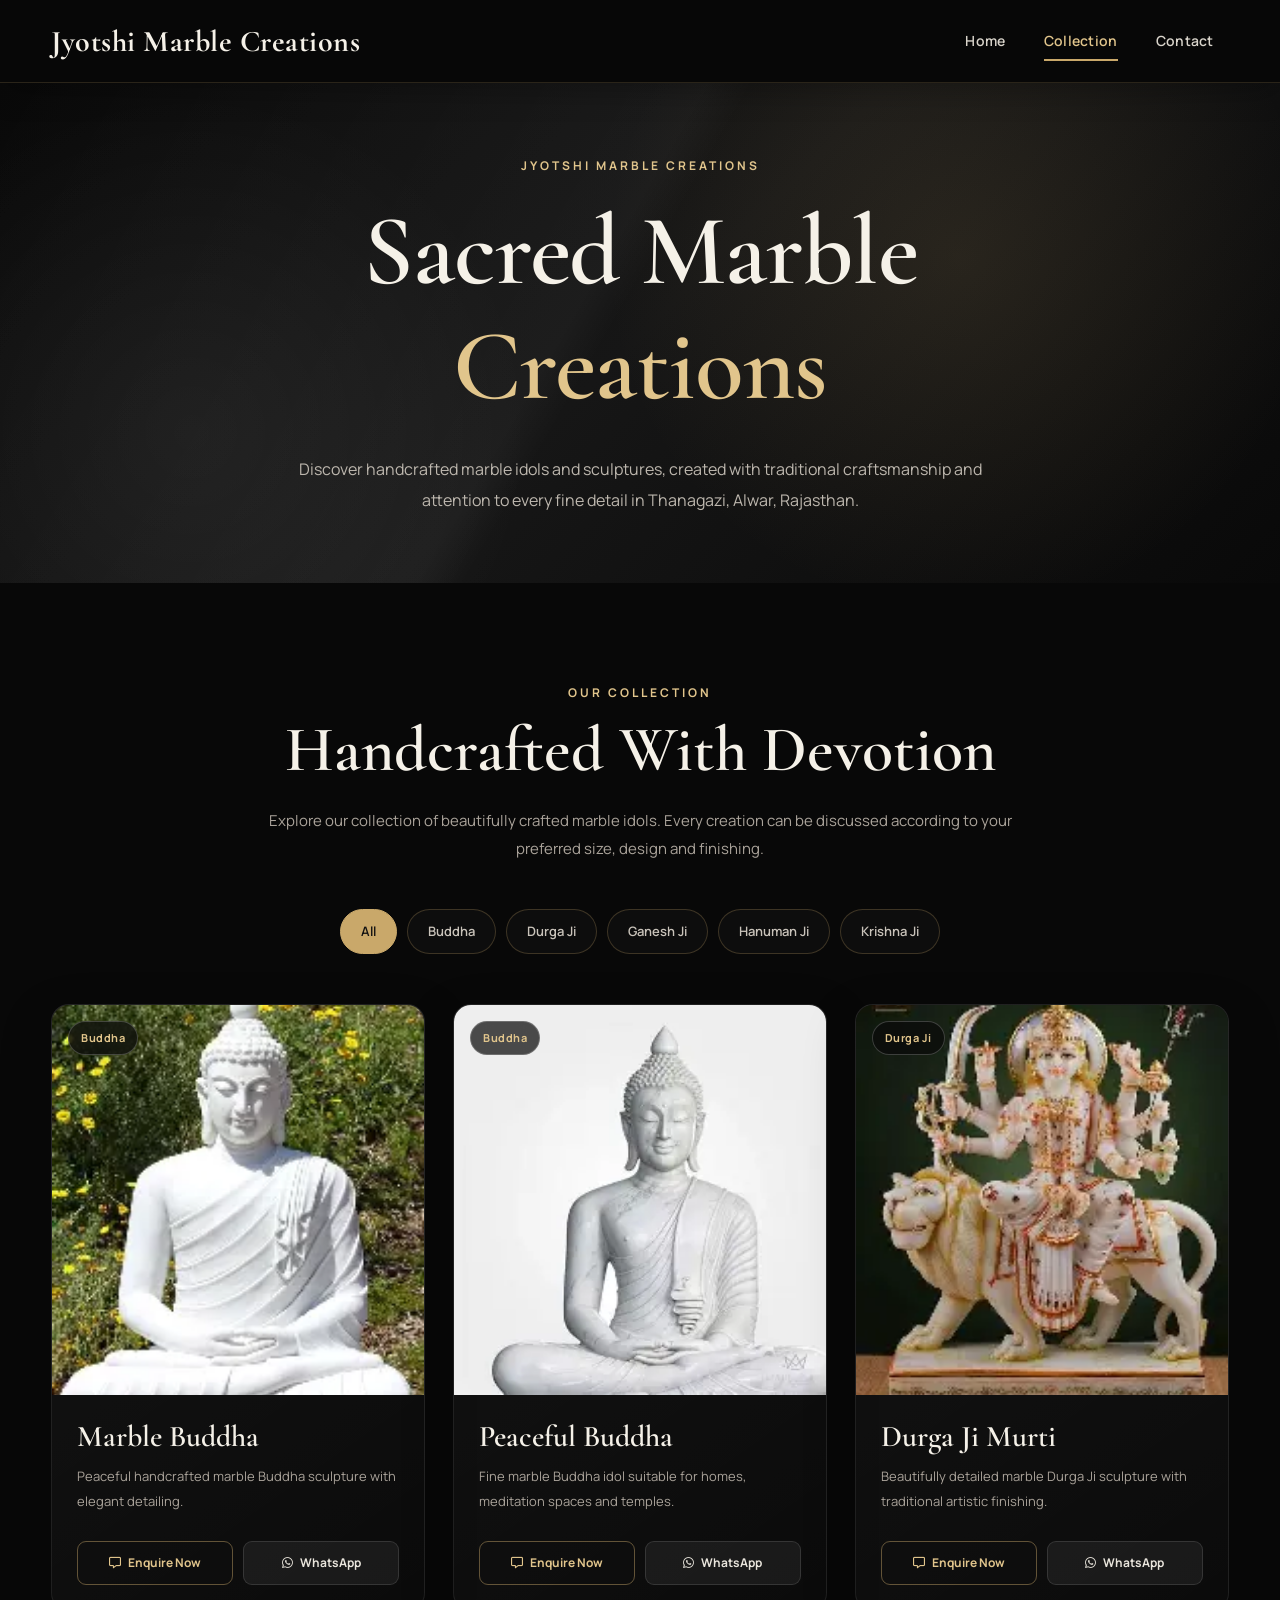
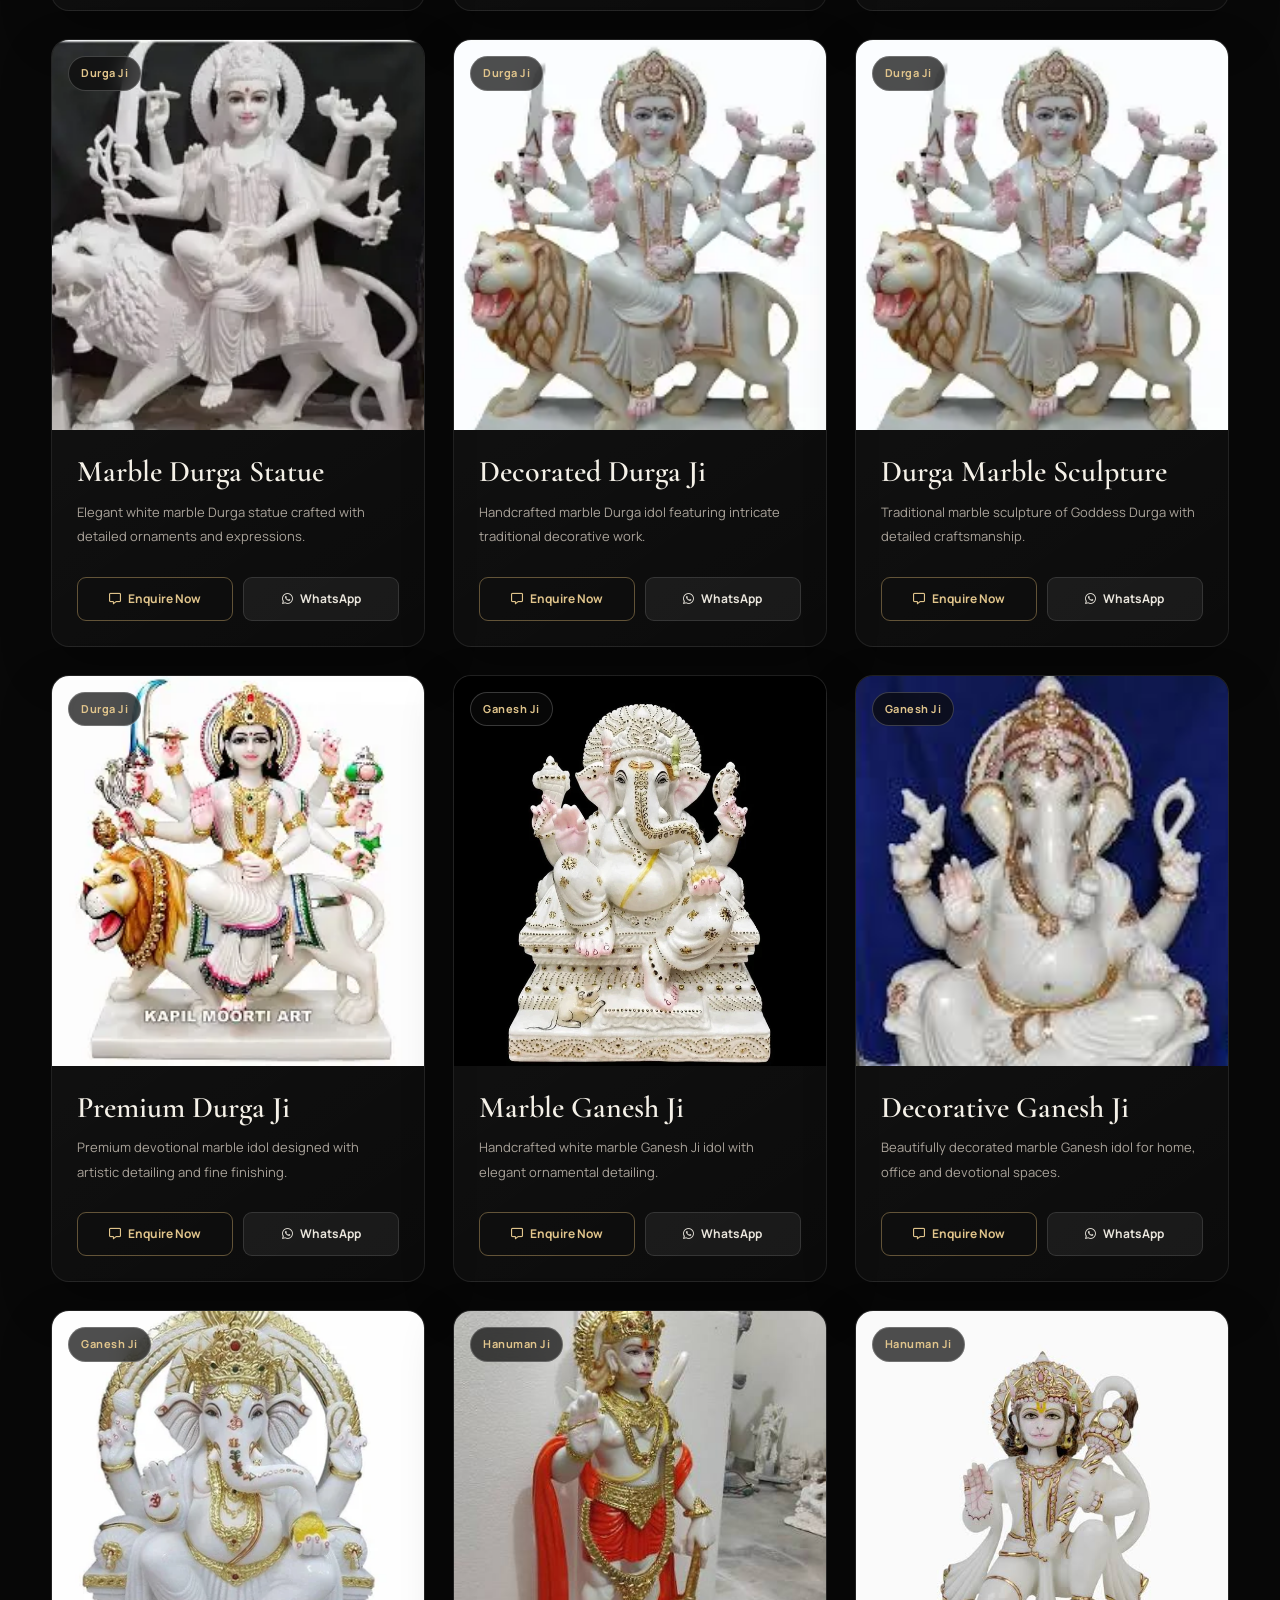
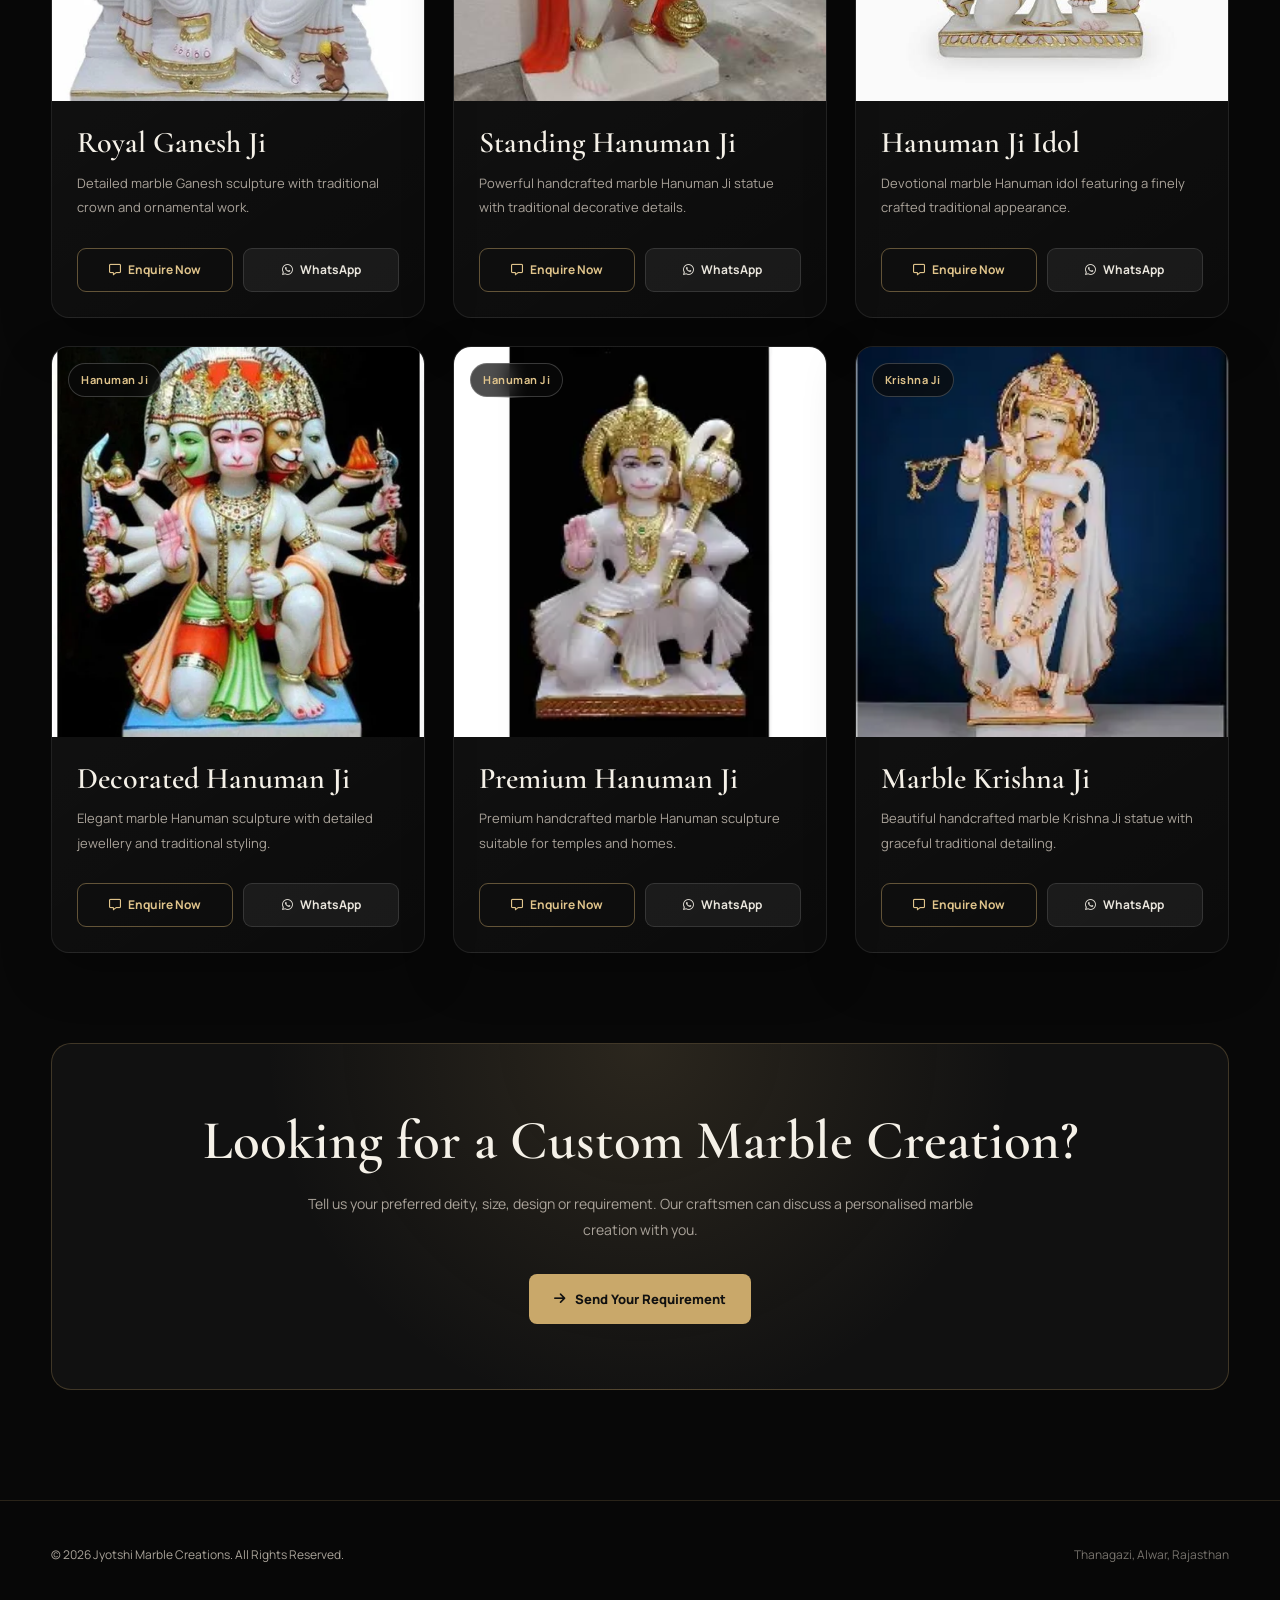
<file: html/products.html>
<!DOCTYPE html>
<html lang="en">

<head>
    <meta charset="UTF-8">

    <meta name="viewport" content="width=device-width, initial-scale=1.0">

    <meta name="description"
        content="Explore handcrafted marble idols of Buddha, Durga Ji, Ganesh Ji, Hanuman Ji and Krishna Ji by Jyotshi Marble Creations, Thanagazi, Alwar, Rajasthan.">

    <meta name="keywords"
        content="marble idols, marble statues, marble murti, Ganesh marble murti, Durga marble murti, Hanuman marble murti, Krishna marble murti, Buddha marble statue, marble handicrafts Rajasthan">

    <meta name="author" content="Jyotshi Marble Creations">

    <title>Marble Idols & Sculptures | Jyotshi Marble Creations</title>

    <!-- Google Fonts -->
    <link rel="preconnect" href="https://fonts.googleapis.com">
    <link rel="preconnect" href="https://fonts.gstatic.com" crossorigin>

    <link
        href="https://fonts.googleapis.com/css2?family=Cormorant+Garamond:wght@500;600;700&family=Manrope:wght@400;500;600;700&display=swap"
        rel="stylesheet">

    <!-- Font Awesome -->
    <link rel="stylesheet" href="https://cdnjs.cloudflare.com/ajax/libs/font-awesome/6.5.2/css/all.min.css">

    <!-- Website CSS -->
    <link rel="stylesheet" href="../css/style.css">
    <link rel="stylesheet" href="../css/product.css">

</head>

<body>

    <!-- ================= HEADER ================= -->

    <header class="site-header">

        <div class="header-container">

            <a href="index.html" class="logo">
                Jyotshi Marble Creations
            </a>

            <button class="menu-toggle" type="button" aria-label="Open navigation menu">

                <i class="fa-solid fa-bars"></i>

            </button>

            <nav class="main-nav">

                <a href="index.html">
                    Home
                </a>

               

                <a href="products.html" class="active">
                    Collection
                </a>

               

                <a href="contact.html">
                    Contact
                </a>

            </nav>

        </div>

    </header>


    <!-- ================= MAIN ================= -->

    <main class="products-page">


        <!-- ================= HERO ================= -->

        <section class="products-hero">

            <div class="products-hero-content">

                <span class="products-eyebrow">
                    Jyotshi Marble Creations
                </span>

                <h1>
                    Sacred Marble
                    <span>Creations</span>
                </h1>

                <p>
                    Discover handcrafted marble idols and sculptures,
                    created with traditional craftsmanship and attention
                    to every fine detail in Thanagazi, Alwar, Rajasthan.
                </p>

            </div>

        </section>


        <!-- ================= PRODUCTS SECTION ================= -->

        <section class="products-section">


            <!-- SECTION HEADING -->

            <div class="products-heading">

                <small>
                    Our Collection
                </small>

                <h2>
                    Handcrafted With Devotion
                </h2>

                <p>
                    Explore our collection of beautifully crafted marble
                    idols. Every creation can be discussed according to
                    your preferred size, design and finishing.
                </p>

            </div>


            <!-- ================= FILTERS ================= -->

            <div class="product-filters">

                <button class="product-filter active" data-filter="all">
                    All
                </button>

                <button class="product-filter" data-filter="buddha">
                    Buddha
                </button>

                <button class="product-filter" data-filter="durga">
                    Durga Ji
                </button>

                <button class="product-filter" data-filter="ganesh">
                    Ganesh Ji
                </button>

                <button class="product-filter" data-filter="hanuman">
                    Hanuman Ji
                </button>

                <button class="product-filter" data-filter="krishna">
                    Krishna Ji
                </button>

            </div>


            <!-- ================= PRODUCT GRID ================= -->

            <div class="products-grid">


                <!-- ================= BUDDHA 1 ================= -->

                <article class="product-card" data-category="buddha">

                    <div class="product-image">

                        <img src="../images/product.images/budha%201.webp" alt="White marble Buddha statue"
                            loading="lazy">

                        <span class="product-category">
                            Buddha
                        </span>

                    </div>

                    <div class="product-info">

                        <h3>
                            Marble Buddha
                        </h3>

                        <p>
                            Peaceful handcrafted marble Buddha
                            sculpture with elegant detailing.
                        </p>

                        <div class="product-actions">

                            <a href="contact.html" class="product-btn inquiry">

                                <i class="fa-regular fa-message"></i>
                                Enquire Now

                            </a>

                            <a href="https://wa.me/916375846936?text=Hello%20Jyotshi%20Marble%20Creations%2C%20I%20am%20interested%20in%20the%20Marble%20Buddha."
                                class="product-btn whatsapp" target="_blank" rel="noopener">

                                <i class="fa-brands fa-whatsapp"></i>
                                WhatsApp

                            </a>

                        </div>

                    </div>

                </article>


                <!-- ================= BUDDHA 2 ================= -->

                <article class="product-card" data-category="buddha">

                    <div class="product-image">

                        <img src="../images/product.images/budha%202.webp" alt="Premium white marble Buddha idol"
                            loading="lazy">

                        <span class="product-category">
                            Buddha
                        </span>

                    </div>

                    <div class="product-info">

                        <h3>
                            Peaceful Buddha
                        </h3>

                        <p>
                            Fine marble Buddha idol suitable for
                            homes, meditation spaces and temples.
                        </p>

                        <div class="product-actions">

                            <a href="contact.html" class="product-btn inquiry">

                                <i class="fa-regular fa-message"></i>
                                Enquire Now

                            </a>

                            <a href="https://wa.me/916375846936?text=Hello%20Jyotshi%20Marble%20Creations%2C%20I%20am%20interested%20in%20the%20Peaceful%20Buddha."
                                class="product-btn whatsapp" target="_blank" rel="noopener">

                                <i class="fa-brands fa-whatsapp"></i>
                                WhatsApp

                            </a>

                        </div>

                    </div>

                </article>


                <!-- ================= DURGA 1 ================= -->

                <article class="product-card" data-category="durga">

                    <div class="product-image">

                        <img src="../images/product.images/durga%201.webp" alt="Marble Durga Ji idol" loading="lazy">

                        <span class="product-category">
                            Durga Ji
                        </span>

                    </div>

                    <div class="product-info">

                        <h3>
                            Durga Ji Murti
                        </h3>

                        <p>
                            Beautifully detailed marble Durga Ji
                            sculpture with traditional artistic finishing.
                        </p>

                        <div class="product-actions">

                            <a href="contact.html" class="product-btn inquiry">

                                <i class="fa-regular fa-message"></i>
                                Enquire Now

                            </a>

                            <a href="https://wa.me/916375846936?text=Hello%20Jyotshi%20Marble%20Creations%2C%20I%20am%20interested%20in%20the%20Durga%20Ji%20Murti."
                                class="product-btn whatsapp" target="_blank" rel="noopener">

                                <i class="fa-brands fa-whatsapp"></i>
                                WhatsApp

                            </a>

                        </div>

                    </div>

                </article>


                <!-- ================= DURGA 2 ================= -->

                <article class="product-card" data-category="durga">

                    <div class="product-image">

                        <img src="../images/product.images/durga%202.webp" alt="White marble Durga goddess statue"
                            loading="lazy">

                        <span class="product-category">
                            Durga Ji
                        </span>

                    </div>

                    <div class="product-info">

                        <h3>
                            Marble Durga Statue
                        </h3>

                        <p>
                            Elegant white marble Durga statue crafted
                            with detailed ornaments and expressions.
                        </p>

                        <div class="product-actions">

                            <a href="contact.html" class="product-btn inquiry">

                                <i class="fa-regular fa-message"></i>
                                Enquire Now

                            </a>

                            <a href="https://wa.me/916375846936?text=Hello%20Jyotshi%20Marble%20Creations%2C%20I%20am%20interested%20in%20the%20Marble%20Durga%20Statue."
                                class="product-btn whatsapp" target="_blank" rel="noopener">

                                <i class="fa-brands fa-whatsapp"></i>
                                WhatsApp

                            </a>

                        </div>

                    </div>

                </article>


                <!-- ================= DURGA 3 ================= -->

                <article class="product-card" data-category="durga">

                    <div class="product-image">

                        <img src="../images/product.images/durga%203.webp" alt="Decorated marble Durga Ji idol"
                            loading="lazy">

                        <span class="product-category">
                            Durga Ji
                        </span>

                    </div>

                    <div class="product-info">

                        <h3>
                            Decorated Durga Ji
                        </h3>

                        <p>
                            Handcrafted marble Durga idol featuring
                            intricate traditional decorative work.
                        </p>

                        <div class="product-actions">

                            <a href="contact.html" class="product-btn inquiry">

                                <i class="fa-regular fa-message"></i>
                                Enquire Now

                            </a>

                            <a href="https://wa.me/916375846936?text=Hello%20Jyotshi%20Marble%20Creations%2C%20I%20am%20interested%20in%20the%20Decorated%20Durga%20Ji."
                                class="product-btn whatsapp" target="_blank" rel="noopener">

                                <i class="fa-brands fa-whatsapp"></i>
                                WhatsApp

                            </a>

                        </div>

                    </div>

                </article>


                <!-- ================= DURGA 4 ================= -->

                <article class="product-card" data-category="durga">

                    <div class="product-image">

                        <img src="../images/product.images/durga%204.jpg" alt="White marble Durga sculpture"
                            loading="lazy">

                        <span class="product-category">
                            Durga Ji
                        </span>

                    </div>

                    <div class="product-info">

                        <h3>
                            Durga Marble Sculpture
                        </h3>

                        <p>
                            Traditional marble sculpture of Goddess
                            Durga with detailed craftsmanship.
                        </p>

                        <div class="product-actions">

                            <a href="contact.html" class="product-btn inquiry">

                                <i class="fa-regular fa-message"></i>
                                Enquire Now

                            </a>

                            <a href="https://wa.me/916375846936?text=Hello%20Jyotshi%20Marble%20Creations%2C%20I%20am%20interested%20in%20the%20Durga%20Marble%20Sculpture."
                                class="product-btn whatsapp" target="_blank" rel="noopener">

                                <i class="fa-brands fa-whatsapp"></i>
                                WhatsApp

                            </a>

                        </div>

                    </div>

                </article>


                <!-- ================= DURGA 5 ================= -->

                <article class="product-card" data-category="durga">

                    <div class="product-image">

                        <img src="../images/product.images/durga%205.webp" alt="Premium marble Durga Ji statue"
                            loading="lazy">

                        <span class="product-category">
                            Durga Ji
                        </span>

                    </div>

                    <div class="product-info">

                        <h3>
                            Premium Durga Ji
                        </h3>

                        <p>
                            Premium devotional marble idol designed
                            with artistic detailing and fine finishing.
                        </p>

                        <div class="product-actions">

                            <a href="contact.html" class="product-btn inquiry">

                                <i class="fa-regular fa-message"></i>
                                Enquire Now

                            </a>

                            <a href="https://wa.me/916375846936?text=Hello%20Jyotshi%20Marble%20Creations%2C%20I%20am%20interested%20in%20the%20Premium%20Durga%20Ji."
                                class="product-btn whatsapp" target="_blank" rel="noopener">

                                <i class="fa-brands fa-whatsapp"></i>
                                WhatsApp

                            </a>

                        </div>

                    </div>

                </article>


                <!-- ================= GANESH 1 ================= -->

                <article class="product-card" data-category="ganesh">

                    <div class="product-image">

                        <img src="../images/product.images/ganesh%20ji%201.jpg" alt="White marble Ganesh Ji idol"
                            loading="lazy">

                        <span class="product-category">
                            Ganesh Ji
                        </span>

                    </div>

                    <div class="product-info">

                        <h3>
                            Marble Ganesh Ji
                        </h3>

                        <p>
                            Handcrafted white marble Ganesh Ji idol
                            with elegant ornamental detailing.
                        </p>

                        <div class="product-actions">

                            <a href="contact.html" class="product-btn inquiry">

                                <i class="fa-regular fa-message"></i>
                                Enquire Now

                            </a>

                            <a href="https://wa.me/916375846936?text=Hello%20Jyotshi%20Marble%20Creations%2C%20I%20am%20interested%20in%20the%20Marble%20Ganesh%20Ji."
                                class="product-btn whatsapp" target="_blank" rel="noopener">

                                <i class="fa-brands fa-whatsapp"></i>
                                WhatsApp

                            </a>

                        </div>

                    </div>

                </article>


                <!-- ================= GANESH 2 ================= -->

                <article class="product-card" data-category="ganesh">

                    <div class="product-image">

                        <img src="../images/product.images/ganesh%20ji%202.jpg"
                            alt="Decorative white marble Ganesh idol" loading="lazy">

                        <span class="product-category">
                            Ganesh Ji
                        </span>

                    </div>

                    <div class="product-info">

                        <h3>
                            Decorative Ganesh Ji
                        </h3>

                        <p>
                            Beautifully decorated marble Ganesh idol
                            for home, office and devotional spaces.
                        </p>

                        <div class="product-actions">

                            <a href="contact.html" class="product-btn inquiry">

                                <i class="fa-regular fa-message"></i>
                                Enquire Now

                            </a>

                            <a href="https://wa.me/916375846936?text=Hello%20Jyotshi%20Marble%20Creations%2C%20I%20am%20interested%20in%20the%20Decorative%20Ganesh%20Ji."
                                class="product-btn whatsapp" target="_blank" rel="noopener">

                                <i class="fa-brands fa-whatsapp"></i>
                                WhatsApp

                            </a>

                        </div>

                    </div>

                </article>


                <!-- ================= GANESH 3 ================= -->

                <article class="product-card" data-category="ganesh">

                    <div class="product-image">

                        <img src="../images/product.images/ganesh%20ji%203.jpg" alt="Large marble Ganesh Ji statue"
                            loading="lazy">

                        <span class="product-category">
                            Ganesh Ji
                        </span>

                    </div>

                    <div class="product-info">

                        <h3>
                            Royal Ganesh Ji
                        </h3>

                        <p>
                            Detailed marble Ganesh sculpture with
                            traditional crown and ornamental work.
                        </p>

                        <div class="product-actions">

                            <a href="contact.html" class="product-btn inquiry">

                                <i class="fa-regular fa-message"></i>
                                Enquire Now

                            </a>

                            <a href="https://wa.me/916375846936?text=Hello%20Jyotshi%20Marble%20Creations%2C%20I%20am%20interested%20in%20the%20Royal%20Ganesh%20Ji."
                                class="product-btn whatsapp" target="_blank" rel="noopener">

                                <i class="fa-brands fa-whatsapp"></i>
                                WhatsApp

                            </a>

                        </div>

                    </div>

                </article>


                <!-- ================= HANUMAN 1 ================= -->

                <article class="product-card" data-category="hanuman">

                    <div class="product-image">

                        <img src="../images/product.images/hanuman%20ji%201.jpg" alt="Standing marble Hanuman Ji statue"
                            loading="lazy">

                        <span class="product-category">
                            Hanuman Ji
                        </span>

                    </div>

                    <div class="product-info">

                        <h3>
                            Standing Hanuman Ji
                        </h3>

                        <p>
                            Powerful handcrafted marble Hanuman Ji
                            statue with traditional decorative details.
                        </p>

                        <div class="product-actions">

                            <a href="contact.html" class="product-btn inquiry">

                                <i class="fa-regular fa-message"></i>
                                Enquire Now

                            </a>

                            <a href="https://wa.me/916375846936?text=Hello%20Jyotshi%20Marble%20Creations%2C%20I%20am%20interested%20in%20the%20Standing%20Hanuman%20Ji."
                                class="product-btn whatsapp" target="_blank" rel="noopener">

                                <i class="fa-brands fa-whatsapp"></i>
                                WhatsApp

                            </a>

                        </div>

                    </div>

                </article>


                <!-- ================= HANUMAN 2 ================= -->

                <article class="product-card" data-category="hanuman">

                    <div class="product-image">

                        <img src="../images/product.images/hanuman%20ji%202.jpg" alt="Seated marble Hanuman Ji idol"
                            loading="lazy">

                        <span class="product-category">
                            Hanuman Ji
                        </span>

                    </div>

                    <div class="product-info">

                        <h3>
                            Hanuman Ji Idol
                        </h3>

                        <p>
                            Devotional marble Hanuman idol featuring
                            a finely crafted traditional appearance.
                        </p>

                        <div class="product-actions">

                            <a href="contact.html" class="product-btn inquiry">

                                <i class="fa-regular fa-message"></i>
                                Enquire Now

                            </a>

                            <a href="https://wa.me/916375846936?text=Hello%20Jyotshi%20Marble%20Creations%2C%20I%20am%20interested%20in%20the%20Hanuman%20Ji%20Idol."
                                class="product-btn whatsapp" target="_blank" rel="noopener">

                                <i class="fa-brands fa-whatsapp"></i>
                                WhatsApp

                            </a>

                        </div>

                    </div>

                </article>


                <!-- ================= HANUMAN 3 ================= -->

                <article class="product-card" data-category="hanuman">

                    <div class="product-image">

                        <img src="../images/product.images/hanuman%20ji%203.webp"
                            alt="Decorated marble Hanuman Ji statue" loading="lazy">

                        <span class="product-category">
                            Hanuman Ji
                        </span>

                    </div>

                    <div class="product-info">

                        <h3>
                            Decorated Hanuman Ji
                        </h3>

                        <p>
                            Elegant marble Hanuman sculpture with
                            detailed jewellery and traditional styling.
                        </p>

                        <div class="product-actions">

                            <a href="contact.html" class="product-btn inquiry">

                                <i class="fa-regular fa-message"></i>
                                Enquire Now

                            </a>

                            <a href="https://wa.me/916375846936?text=Hello%20Jyotshi%20Marble%20Creations%2C%20I%20am%20interested%20in%20the%20Decorated%20Hanuman%20Ji."
                                class="product-btn whatsapp" target="_blank" rel="noopener">

                                <i class="fa-brands fa-whatsapp"></i>
                                WhatsApp

                            </a>

                        </div>

                    </div>

                </article>


                <!-- ================= HANUMAN 4 ================= -->

                <article class="product-card" data-category="hanuman">

                    <div class="product-image">

                        <img src="../images/product.images/hanuman%20ji%204.webp" alt="Premium marble Hanuman Ji statue"
                            loading="lazy">

                        <span class="product-category">
                            Hanuman Ji
                        </span>

                    </div>

                    <div class="product-info">

                        <h3>
                            Premium Hanuman Ji
                        </h3>

                        <p>
                            Premium handcrafted marble Hanuman
                            sculpture suitable for temples and homes.
                        </p>

                        <div class="product-actions">

                            <a href="contact.html" class="product-btn inquiry">

                                <i class="fa-regular fa-message"></i>
                                Enquire Now

                            </a>

                            <a href="https://wa.me/916375846936?text=Hello%20Jyotshi%20Marble%20Creations%2C%20I%20am%20interested%20in%20the%20Premium%20Hanuman%20Ji."
                                class="product-btn whatsapp" target="_blank" rel="noopener">

                                <i class="fa-brands fa-whatsapp"></i>
                                WhatsApp

                            </a>

                        </div>

                    </div>

                </article>


                <!-- ================= KRISHNA ================= -->

                <article class="product-card" data-category="krishna">

                    <div class="product-image">

                        <img src="../images/product.images/krishna%20ji%201.webp" alt="White marble Krishna Ji statue"
                            loading="lazy">

                        <span class="product-category">
                            Krishna Ji
                        </span>

                    </div>

                    <div class="product-info">

                        <h3>
                            Marble Krishna Ji
                        </h3>

                        <p>
                            Beautiful handcrafted marble Krishna Ji
                            statue with graceful traditional detailing.
                        </p>

                        <div class="product-actions">

                            <a href="contact.html" class="product-btn inquiry">

                                <i class="fa-regular fa-message"></i>
                                Enquire Now

                            </a>

                            <a href="https://wa.me/916375846936?text=Hello%20Jyotshi%20Marble%20Creations%2C%20I%20am%20interested%20in%20the%20Marble%20Krishna%20Ji."
                                class="product-btn whatsapp" target="_blank" rel="noopener">

                                <i class="fa-brands fa-whatsapp"></i>
                                WhatsApp

                            </a>

                        </div>

                    </div>

                </article>


            </div>


            <!-- ================= CUSTOM ORDER CTA ================= -->

            <div class="products-cta">

                <h2>
                    Looking for a Custom Marble Creation?
                </h2>

                <p>
                    Tell us your preferred deity, size, design or
                    requirement. Our craftsmen can discuss a
                    personalised marble creation with you.
                </p>

                <a href="contact.html" class="cta-button">

                    <i class="fa-solid fa-arrow-right"></i>
                    Send Your Requirement

                </a>

            </div>


        </section>

    </main>


    <!-- ================= FOOTER ================= -->

    <footer class="site-footer">

        <div class="footer-container">

            <p>
                © 2026 Jyotshi Marble Creations.
                All Rights Reserved.
            </p>

            <p>
                Thanagazi, Alwar, Rajasthan
            </p>

        </div>

    </footer>


    <!-- Product JavaScript -->
    <script src="../js/product.js"></script>

</body>

</html>
</file>
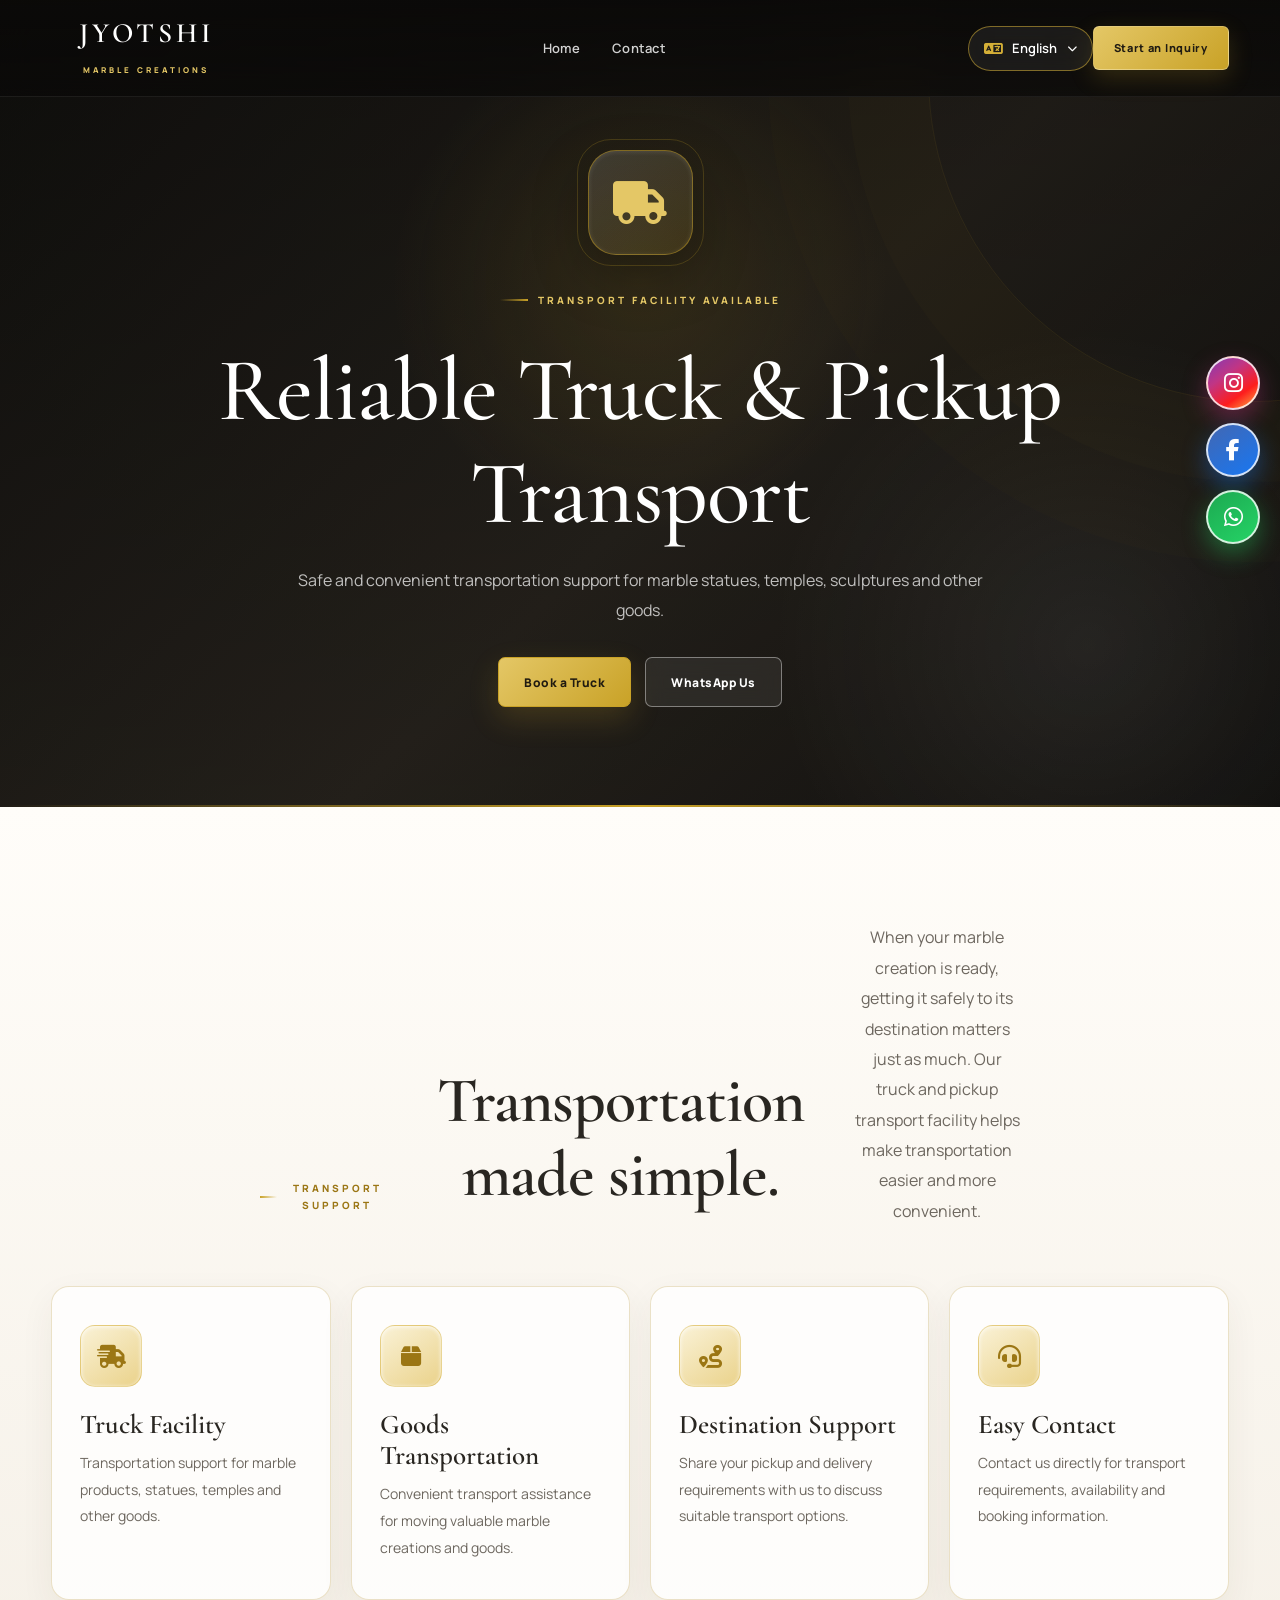
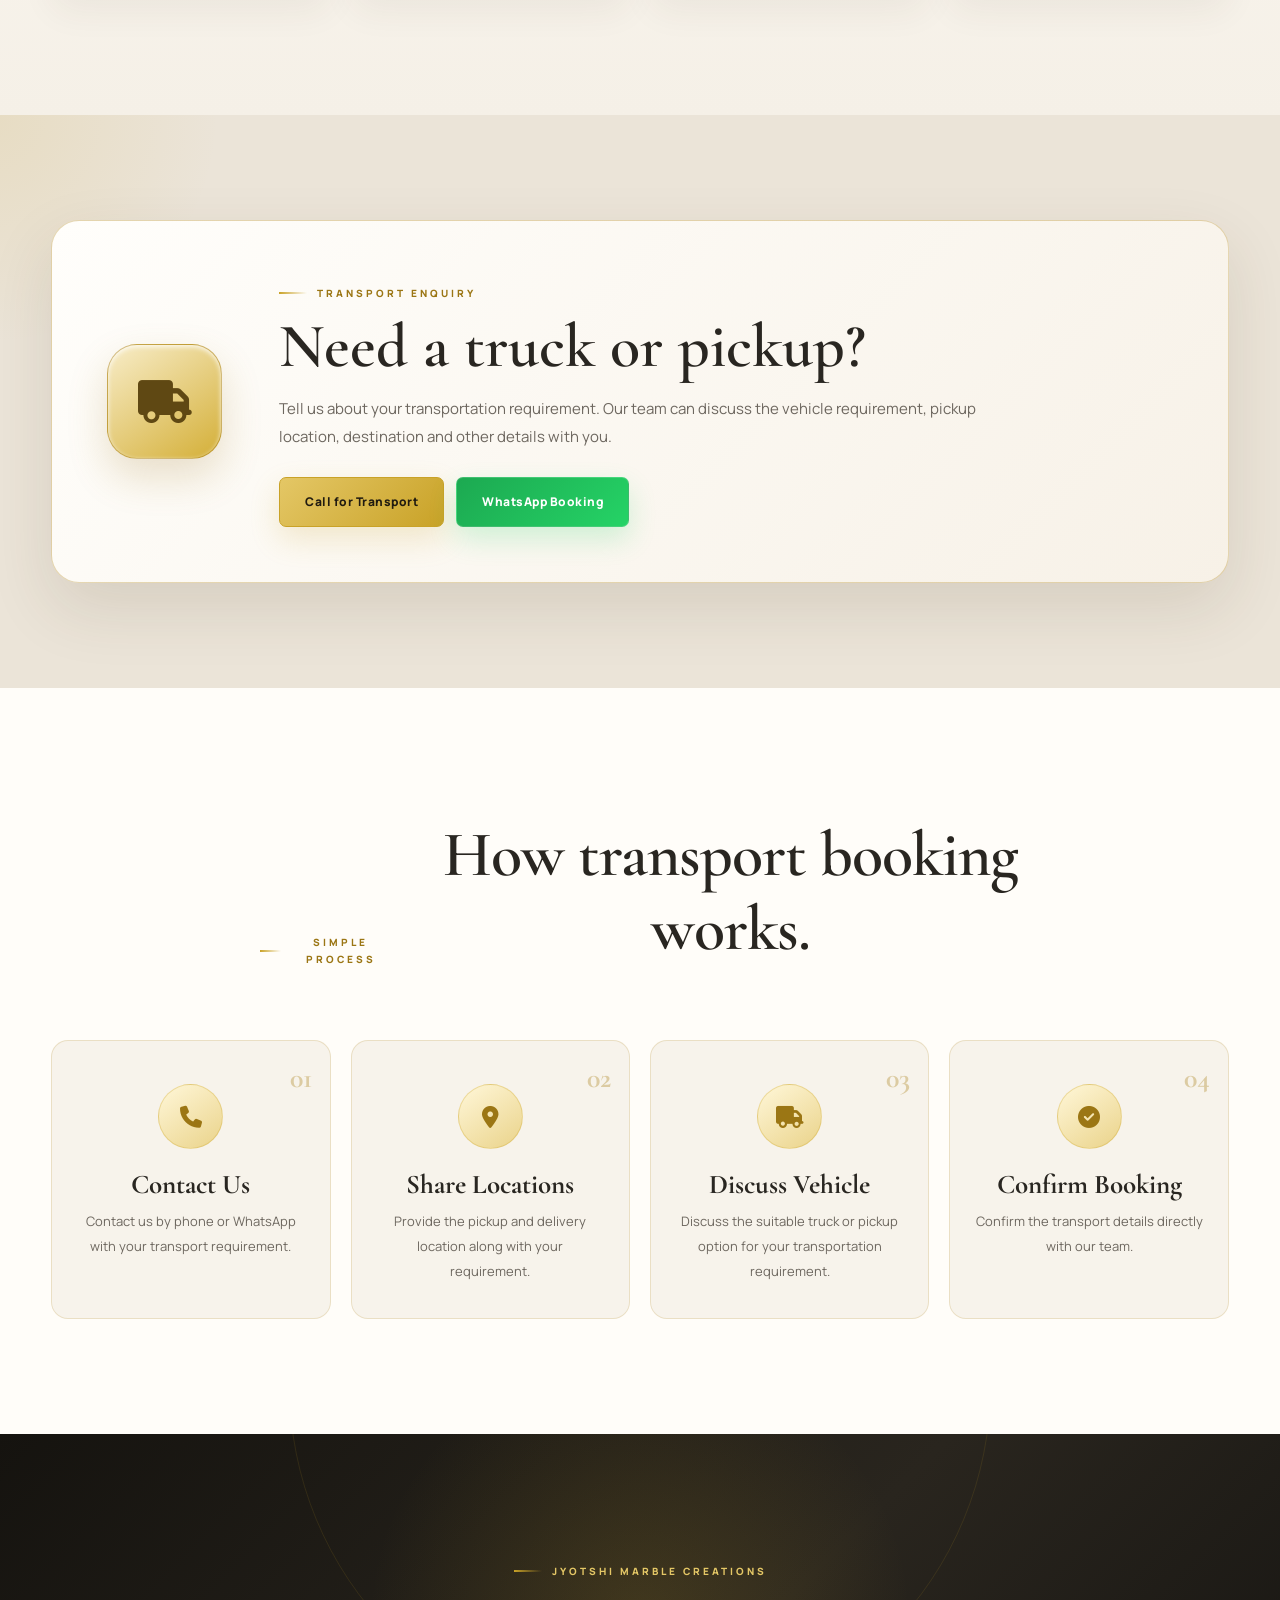
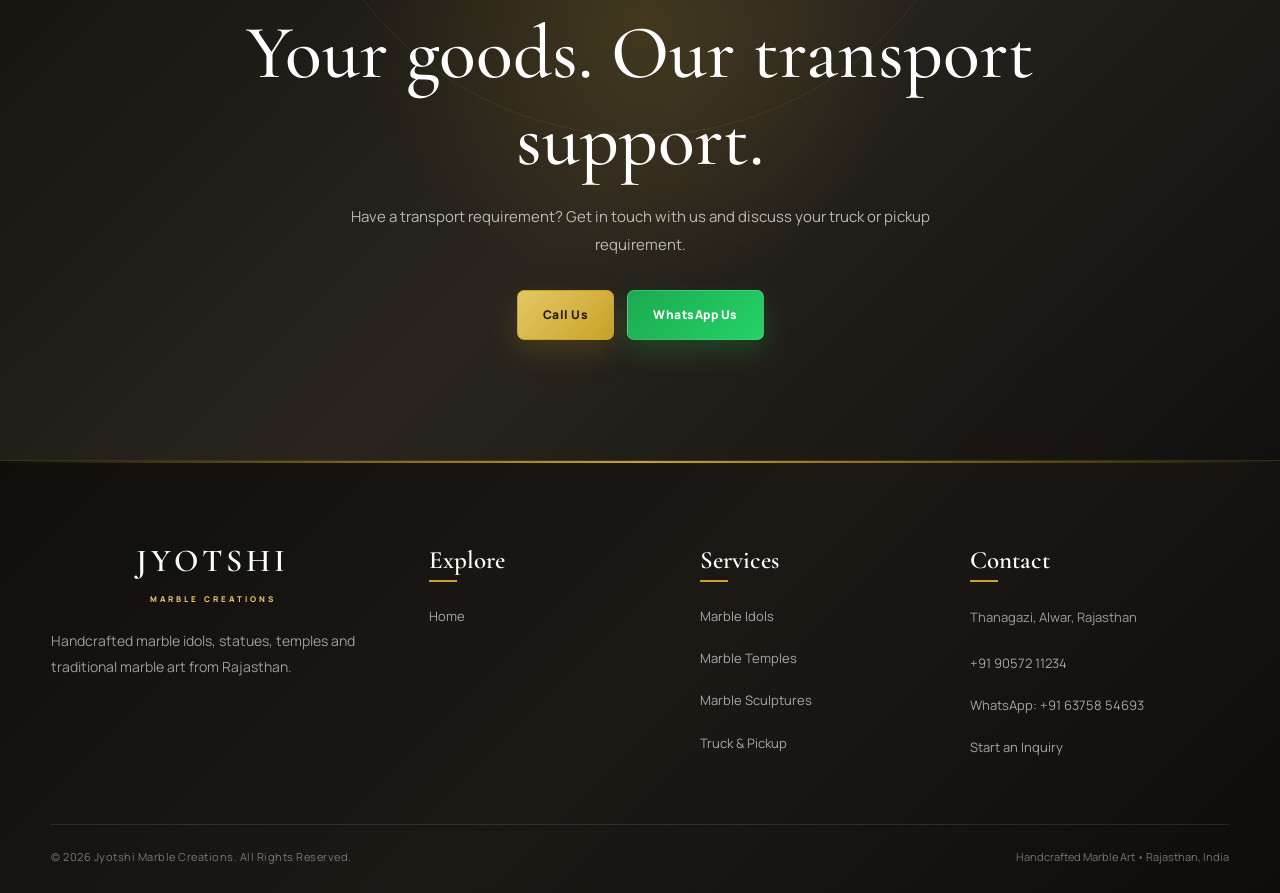
<file: html/transport.html>
<!DOCTYPE html>
<html lang="en">

<head>
    <meta charset="UTF-8">
    <meta name="viewport" content="width=device-width, initial-scale=1.0">

    <title>Truck & Pickup Transport Facility | Jyotshi Marble Creations</title>

    <meta name="description"
        content="Truck and pickup transport facility for marble statues, temples, sculptures and other goods. Contact Jyotshi Marble Creations for transport requirements.">

    <meta name="author" content="Jyotshi Marble Creations">
    <meta name="robots" content="index, follow">

    <link rel="preconnect" href="https://fonts.googleapis.com">
    <link rel="preconnect" href="https://fonts.gstatic.com" crossorigin>

    <link
        href="https://fonts.googleapis.com/css2?family=Cormorant+Garamond:wght@400;500;600;700&family=Manrope:wght@400;500;600;700;800&display=swap"
        rel="stylesheet">

    <link rel="stylesheet"
        href="https://cdnjs.cloudflare.com/ajax/libs/font-awesome/6.5.2/css/all.min.css">

    <!-- Global + Transport CSS -->
    <link rel="stylesheet" href="../css/style.css">
    <link rel="stylesheet" href="../css/transport.css">
</head>

<body>

    <!-- =========================================================
         PAGE LOADER
    ========================================================== -->

    <div class="loader" id="loader">

        <div class="loader-inner">

            <div class="loader-logo">
                JYOTSHI
            </div>

            <div class="loader-line"></div>

            <span>
                MARBLE CREATIONS
            </span>

        </div>

    </div>


    <!-- =========================================================
         HEADER
    ========================================================== -->

    <header class="header" id="header">

        <div class="container header-inner">

            <!-- LOGO -->

            <a href="index.html" class="logo">

                <span class="logo-main">
                    JYOTSHI
                </span>

                <span class="logo-sub">
                    MARBLE CREATIONS
                </span>

            </a>


            <!-- DESKTOP NAVIGATION -->

            <nav class="nav" aria-label="Main Navigation">

                <a href="index.html"
                    class="nav-link"
                    data-translate="home">
                    Home
                </a>

              

                <a href="contact.html"
                    class="nav-link"
                    data-translate="contact">
                    Contact
                </a>

            </nav>


            <!-- HEADER ACTIONS -->

            <div class="header-actions">

                <!-- LANGUAGE SELECTOR -->

                <div class="language-selector">

                    <button
                        class="language-btn"
                        type="button"
                        aria-label="Select Language">

                        <i class="fa-solid fa-language"></i>

                        <span data-current-language>
                            English
                        </span>

                        <i class="fa-solid fa-chevron-down"></i>

                    </button>


                    <div class="language-menu">

                        <button type="button" data-lang="en">
                            English
                        </button>

                        <button type="button" data-lang="hi">
                            हिन्दी
                        </button>

                        <button type="button" data-lang="bn">
                            বাংলা
                        </button>

                        <button type="button" data-lang="mr">
                            मराठी
                        </button>

                        <button type="button" data-lang="gu">
                            ગુજરાતી
                        </button>

                        <button type="button" data-lang="pa">
                            ਪੰਜਾਬੀ
                        </button>

                        <button type="button" data-lang="ta">
                            தமிழ்
                        </button>

                        <button type="button" data-lang="te">
                            తెలుగు
                        </button>

                        <button type="button" data-lang="kn">
                            ಕನ್ನಡ
                        </button>

                        <button type="button" data-lang="ml">
                            മലയാളം
                        </button>

                        <button type="button" data-lang="or">
                            ଓଡ଼ିଆ
                        </button>

                        <button type="button" data-lang="as">
                            অসমীয়া
                        </button>

                        <button type="button" data-lang="ur">
                            اردو
                        </button>

                    </div>

                </div>


                <a href="contact.html"
                    class="header-btn"
                    data-translate="inquiry">
                    Start an Inquiry
                </a>

            </div>


            <!-- MOBILE MENU BUTTON -->

            <button
                class="menu-button"
                id="menuButton"
                type="button"
                aria-label="Open Menu"
                aria-expanded="false">

                <span></span>
                <span></span>
                <span></span>

            </button>

        </div>


        <!-- MOBILE MENU -->

        <div class="mobile-menu" id="mobileMenu">

            <a href="index.html"
                data-translate="home">
                Home
            </a>

            

            <a href="contact.html"
                data-translate="inquiry">
                Start an Inquiry
            </a>

        </div>

    </header>


    <!-- =========================================================
         MAIN
    ========================================================== -->

    <main>


        <!-- =====================================================
             TRANSPORT HERO
        ====================================================== -->

        <section class="transport-page-hero">

            <div class="transport-hero-overlay"></div>

            <div class="container transport-hero-content">

                <div class="transport-hero-icon">
                    <i class="fa-solid fa-truck"></i>
                </div>


                <span class="eyebrow"
                    data-translate="transportAvailable">
                    TRANSPORT FACILITY AVAILABLE
                </span>


                <h1 data-translate="transportHeroTitle">
                    Reliable Truck & Pickup Transport
                </h1>


                <p data-translate="transportHeroText">
                    Safe and convenient transportation support for marble
                    statues, temples, sculptures and other goods.
                </p>


                <div class="transport-hero-buttons">

                    <a href="#booking"
                        class="btn btn-primary"
                        data-translate="bookTruck">

                        <i class="fa-solid fa-truck"></i>
                        Book a Truck

                    </a>


                    <a href="https://wa.me/916375854693"
                        target="_blank"
                        rel="noopener"
                        class="btn btn-outline"
                        data-translate="whatsappUs">

                        <i class="fa-brands fa-whatsapp"></i>
                        WhatsApp Us

                    </a>

                </div>

            </div>

        </section>


        <!-- =====================================================
             TRANSPORT INTRO
        ====================================================== -->

        <section class="transport-intro">

            <div class="container">

                <div class="section-heading">

                    <span class="eyebrow"
                        data-translate="transportSupport">
                        TRANSPORT SUPPORT
                    </span>

                    <h2 data-translate="transportSimple">
                        Transportation made simple.
                    </h2>

                    <p class="heading-description"
                        data-translate="transportIntroText">
                        When your marble creation is ready, getting it safely
                        to its destination matters just as much. Our truck
                        and pickup transport facility helps make transportation
                        easier and more convenient.
                    </p>

                </div>


                <div class="transport-features">


                    <!-- FEATURE 1 -->

                    <div class="transport-feature">

                        <div class="transport-feature-icon">
                            <i class="fa-solid fa-truck-fast"></i>
                        </div>

                        <h3 data-translate="truckFacility">
                            Truck Facility
                        </h3>

                        <p data-translate="truckFacilityText">
                            Transportation support for marble products,
                            statues, temples and other goods.
                        </p>

                    </div>


                    <!-- FEATURE 2 -->

                    <div class="transport-feature">

                        <div class="transport-feature-icon">
                            <i class="fa-solid fa-box"></i>
                        </div>

                        <h3 data-translate="goodsTransportation">
                            Goods Transportation
                        </h3>

                        <p data-translate="goodsTransportationText">
                            Convenient transport assistance for moving
                            valuable marble creations and goods.
                        </p>

                    </div>


                    <!-- FEATURE 3 -->

                    <div class="transport-feature">

                        <div class="transport-feature-icon">
                            <i class="fa-solid fa-route"></i>
                        </div>

                        <h3 data-translate="destinationSupport">
                            Destination Support
                        </h3>

                        <p data-translate="destinationSupportText">
                            Share your pickup and delivery requirements
                            with us to discuss suitable transport options.
                        </p>

                    </div>


                    <!-- FEATURE 4 -->

                    <div class="transport-feature">

                        <div class="transport-feature-icon">
                            <i class="fa-solid fa-headset"></i>
                        </div>

                        <h3 data-translate="easyContact">
                            Easy Contact
                        </h3>

                        <p data-translate="easyContactText">
                            Contact us directly for transport requirements,
                            availability and booking information.
                        </p>

                    </div>

                </div>

            </div>

        </section>


        <!-- =====================================================
             BOOKING SECTION
        ====================================================== -->

        <section class="transport-booking" id="booking">

            <div class="container">

                <div class="transport-booking-card">

                    <div class="booking-icon">
                        <i class="fa-solid fa-truck"></i>
                    </div>


                    <div class="booking-content">

                        <span class="eyebrow"
                            data-translate="transportEnquiry">
                            TRANSPORT ENQUIRY
                        </span>


                        <h2 data-translate="needTruck">
                            Need a truck or pickup?
                        </h2>


                        <p data-translate="bookingText">
                            Tell us about your transportation requirement.
                            Our team can discuss the vehicle requirement,
                            pickup location, destination and other details
                            with you.
                        </p>


                        <div class="booking-buttons">

                            <a href="tel:+919057211234"
                                class="btn btn-primary"
                                data-translate="callTransport">

                                <i class="fa-solid fa-phone"></i>
                                Call for Transport

                            </a>


                            <a href="https://wa.me/916375854693"
                                target="_blank"
                                rel="noopener"
                                class="btn btn-whatsapp"
                                data-translate="whatsappBooking">

                                <i class="fa-brands fa-whatsapp"></i>
                                WhatsApp Booking

                            </a>

                        </div>

                    </div>

                </div>

            </div>

        </section>


        <!-- =====================================================
             HOW IT WORKS
        ====================================================== -->

        <section class="transport-process">

            <div class="container">

                <div class="section-heading">

                    <span class="eyebrow"
                        data-translate="simpleProcess">
                        SIMPLE PROCESS
                    </span>

                    <h2 data-translate="howBookingWorks">
                        How transport booking works.
                    </h2>

                </div>


                <div class="process-grid">


                    <!-- STEP 1 -->

                    <div class="process-step">

                        <div class="process-number">
                            01
                        </div>

                        <i class="fa-solid fa-phone"></i>

                        <h3 data-translate="contactUs">
                            Contact Us
                        </h3>

                        <p data-translate="contactUsText">
                            Contact us by phone or WhatsApp with your
                            transport requirement.
                        </p>

                    </div>


                    <!-- STEP 2 -->

                    <div class="process-step">

                        <div class="process-number">
                            02
                        </div>

                        <i class="fa-solid fa-location-dot"></i>

                        <h3 data-translate="shareLocations">
                            Share Locations
                        </h3>

                        <p data-translate="shareLocationsText">
                            Provide the pickup and delivery location
                            along with your requirement.
                        </p>

                    </div>


                    <!-- STEP 3 -->

                    <div class="process-step">

                        <div class="process-number">
                            03
                        </div>

                        <i class="fa-solid fa-truck"></i>

                        <h3 data-translate="discussVehicle">
                            Discuss Vehicle
                        </h3>

                        <p data-translate="discussVehicleText">
                            Discuss the suitable truck or pickup option
                            for your transportation requirement.
                        </p>

                    </div>


                    <!-- STEP 4 -->

                    <div class="process-step">

                        <div class="process-number">
                            04
                        </div>

                        <i class="fa-solid fa-circle-check"></i>

                        <h3 data-translate="confirmBooking">
                            Confirm Booking
                        </h3>

                        <p data-translate="confirmBookingText">
                            Confirm the transport details directly
                            with our team.
                        </p>

                    </div>

                </div>

            </div>

        </section>


        <!-- =====================================================
             FINAL CTA
        ====================================================== -->

        <section class="transport-final">

            <div class="container">

                <div class="transport-final-content">

                    <span class="eyebrow"
                        data-translate="brandName">
                        JYOTSHI MARBLE CREATIONS
                    </span>


                    <h2 data-translate="finalTransportTitle">
                        Your goods. Our transport support.
                    </h2>


                    <p data-translate="finalTransportText">
                        Have a transport requirement? Get in touch with us
                        and discuss your truck or pickup requirement.
                    </p>


                    <div class="transport-final-buttons">

                        <a href="tel:+919057211234"
                            class="btn btn-primary"
                            data-translate="callUs">

                            <i class="fa-solid fa-phone"></i>
                            Call Us

                        </a>


                        <a href="https://wa.me/916375854693"
                            target="_blank"
                            rel="noopener"
                            class="btn btn-whatsapp"
                            data-translate="whatsappUs">

                            <i class="fa-brands fa-whatsapp"></i>
                            WhatsApp Us

                        </a>

                    </div>

                </div>

            </div>

        </section>

    </main>


    <!-- =========================================================
         FOOTER
    ========================================================== -->

    <footer class="footer">

        <div class="container">

            <div class="footer-grid">


                <!-- FOOTER BRAND -->

                <div class="footer-brand">

                    <div class="logo">

                        <span class="logo-main">
                            JYOTSHI
                        </span>

                        <span class="logo-sub">
                            MARBLE CREATIONS
                        </span>

                    </div>


                    <p data-translate="footerDescription">
                        Handcrafted marble idols, statues, temples and
                        traditional marble art from Rajasthan.
                    </p>

                </div>


                <!-- EXPLORE -->

                <div class="footer-column">

                    <h4 data-translate="footerExplore">
                        Explore
                    </h4>

                    <a href="index.html"
                        data-translate="home">
                        Home
                    </a>


                </div>


                <!-- SERVICES -->

                <div class="footer-column">

                    <h4 data-translate="footerServices">
                        Services
                    </h4>

                    <a href="contact.html"
                        data-translate="marbleIdols">
                        Marble Idols
                    </a>

                    <a href="contact.html"
                        data-translate="marbleTemples">
                        Marble Temples
                    </a>

                    <a href="contact.html"
                        data-translate="marbleSculptures">
                        Marble Sculptures
                    </a>

                    <a href="transport.html"
                        data-translate="truckPickup">
                        Truck & Pickup
                    </a>

                </div>


                <!-- CONTACT -->

                <div class="footer-column">

                    <h4 data-translate="footerContact">
                        Contact
                    </h4>

                    <p data-translate="location">
                        Thanagazi, Alwar, Rajasthan
                    </p>

                    <a href="tel:+919057211234">
                        +91 90572 11234
                    </a>

                    <a href="https://wa.me/916375854693"
                        target="_blank"
                        rel="noopener"
                        data-translate="whatsappNumber">
                        WhatsApp: +91 63758 54693
                    </a>

                    <a href="contact.html"
                        data-translate="inquiry">
                        Start an Inquiry
                    </a>

                </div>

            </div>


            <!-- FOOTER BOTTOM -->

            <div class="footer-bottom">

                <p data-translate="copyright">
                    © 2026 Jyotshi Marble Creations.
                    All Rights Reserved.
                </p>

                <span data-translate="footerTagline">
                    Handcrafted Marble Art • Rajasthan, India
                </span>

            </div>

        </div>

    </footer>


    <!-- =========================================================
         FLOATING SOCIAL BUTTONS
    ========================================================== -->

    <div class="floating-socials">

        <a href="#"
            class="social-btn instagram-btn"
            aria-label="Instagram">

            <i class="fa-brands fa-instagram"></i>

        </a>


        <a href="#"
            class="social-btn facebook-btn"
            aria-label="Facebook">

            <i class="fa-brands fa-facebook-f"></i>

        </a>


        <a href="https://wa.me/916375854693"
            target="_blank"
            rel="noopener"
            class="social-btn whatsapp-btn"
            aria-label="WhatsApp">

            <i class="fa-brands fa-whatsapp"></i>

        </a>

    </div>


    <!-- =========================================================
         JAVASCRIPT
    ========================================================== -->

    <script src="../js/transport.js"></script>

</body>

</html>
</file>
<file: css/style.css>
/* =========================================================
   JYOTSHI MARBLE CREATIONS
   PREMIUM MARBLE WEBSITE
   ========================================================= */


/* =========================================================
   01. ROOT VARIABLES
   ========================================================= */

:root {

    --black: #11100f;
    --charcoal: #1b1917;
    --charcoal-light: #292521;

    --ivory: #f4efe7;
    --paper: #fbf8f2;
    --white: #ffffff;

    --gold: #b18a52;
    --gold-light: #d6b779;
    --gold-dark: #8b642f;

    --text: #171513;
    --muted: #625d56;

    --border: rgba(177, 138, 82, 0.28);

    --heading: "Cormorant Garamond", Georgia, serif;
    --body: "Manrope", Arial, sans-serif;

    --container: 1200px;

    --shadow:
        0 15px 45px rgba(0, 0, 0, 0.12);

    --shadow-heavy:
        0 25px 70px rgba(0, 0, 0, 0.22);

    --transition:
        0.35s ease;
}


/* =========================================================
   02. RESET
   ========================================================= */

* {
    margin: 0;
    padding: 0;
    box-sizing: border-box;
}


html {
    scroll-behavior: smooth;
}


body {
    font-family: var(--body);
    background: var(--paper);
    color: var(--text);
    line-height: 1.7;
    overflow-x: hidden;
}


img {
    display: block;
    width: 100%;
    max-width: 100%;
}


a {
    color: inherit;
    text-decoration: none;
}


button,
a {
    -webkit-tap-highlight-color: transparent;
}


button {
    font: inherit;
}


ul,
ol {
    list-style: none;
}


::selection {
    background: var(--gold);
    color: var(--white);
}


/* =========================================================
   03. CONTAINER
   ========================================================= */

.container {
    width: min(92%, var(--container));
    margin: 0 auto;
}


/* =========================================================
   04. LOADER
   ========================================================= */

.loader {
    position: fixed;
    inset: 0;
    z-index: 9999;

    display: flex;
    align-items: center;
    justify-content: center;

    background: var(--black);

    transition:
        opacity 0.6s ease,
        visibility 0.6s ease;
}


.loader.hide {
    opacity: 0;
    visibility: hidden;
}


.loader-inner {
    text-align: center;
}


.loader-logo {
    width: 70px;
    height: 70px;

    margin: 0 auto 18px;

    display: flex;
    align-items: center;
    justify-content: center;

    border: 1px solid var(--gold);

    color: var(--gold-light);

    font-family: var(--heading);
    font-size: 26px;
    font-weight: 700;
}


.loader-inner p {
    color: rgba(255, 255, 255, 0.65);
    font-size: 11px;
    letter-spacing: 3px;
}


/* =========================================================
   05. HEADER
   ========================================================= */

.header {
    position: fixed;
    top: 0;
    left: 0;

    width: 100%;

    z-index: 1000;

    padding: 20px 0;

    transition:
        background var(--transition),
        padding var(--transition),
        box-shadow var(--transition);
}


.header.scrolled {
    padding: 13px 0;

    background: rgba(17, 16, 15, 0.94);

    backdrop-filter: blur(18px);

    box-shadow:
        0 10px 35px rgba(0, 0, 0, 0.18);
}


.header-inner {
    display: flex;
    align-items: center;
    justify-content: space-between;

    gap: 30px;
}


/* =========================================================
   06. LOGO
   ========================================================= */

.logo {
    display: flex;
    align-items: center;
    gap: 12px;

    flex-shrink: 0;
}


.logo-icon {
    width: 42px;
    height: 42px;

    display: flex;
    align-items: center;
    justify-content: center;

    border: 1px solid var(--gold);

    color: var(--gold-light);

    font-size: 17px;
}


.logo-content {
    display: flex;
    flex-direction: column;
}


.logo-content strong {
    color: var(--white);

    font-family: var(--heading);

    font-size: 23px;
    line-height: 1;

    letter-spacing: 2px;
}


.logo-content span {
    margin-top: 4px;

    color: rgba(255, 255, 255, 0.58);

    font-size: 8px;

    letter-spacing: 2.2px;
}


/* =========================================================
   07. NAVIGATION
   ========================================================= */

.nav {
    display: flex;
    align-items: center;

    gap: 30px;
}


.nav-link {
    position: relative;

    color: rgba(255, 255, 255, 0.82);

    font-size: 13px;
    font-weight: 500;

    transition: color var(--transition);
}


.nav-link::after {
    content: "";

    position: absolute;

    left: 0;
    bottom: -7px;

    width: 0;
    height: 1px;

    background: var(--gold-light);

    transition: width var(--transition);
}


.nav-link:hover,
.nav-link.active {
    color: var(--gold-light);
}


.nav-link:hover::after,
.nav-link.active::after {
    width: 100%;
}


/* =========================================================
   08. HEADER BUTTON
   ========================================================= */

.header-button {
    display: inline-flex;
    align-items: center;
    gap: 10px;

    padding: 12px 18px;

    border: 1px solid var(--gold);

    color: var(--white);

    font-size: 12px;
    font-weight: 600;

    transition:
        background var(--transition),
        color var(--transition),
        transform var(--transition);
}


.header-button:hover {
    background: var(--gold-light);
    color: var(--black);

    transform: translateY(-2px);
}


/* =========================================================
   09. MOBILE MENU
   ========================================================= */

.menu-button {
    display: none;

    width: 44px;
    height: 44px;

    border: 1px solid rgba(255, 255, 255, 0.25);

    background: transparent;

    cursor: pointer;
}


.menu-button span {
    display: block;

    width: 20px;
    height: 1px;

    margin: 5px auto;

    background: var(--white);

    transition: var(--transition);
}


.mobile-menu {
    display: none;
}


/* =========================================================
   10. HERO
   ========================================================= */

.hero {
    position: relative;

    min-height: 100vh;

    display: flex;
    align-items: center;

    overflow: hidden;

    background: var(--black);
}


.hero-image {
    position: absolute;
    inset: 0;
}


.hero-image img {
    width: 100%;
    height: 100%;

    object-fit: cover;

    opacity: 1 !important;

    transform: scale(1.02);
}


.hero-overlay {
    position: absolute;
    inset: 0;

    background:
        linear-gradient(
            90deg,
            rgba(0, 0, 0, 0.76) 0%,
            rgba(0, 0, 0, 0.52) 45%,
            rgba(0, 0, 0, 0.18) 100%
        );
}


.hero-container {
    position: relative;
    z-index: 2;

    padding-top: 100px;
}


.hero-content {
    max-width: 760px;
}


.hero-label {
    display: flex;
    align-items: center;
    gap: 12px;

    margin-bottom: 20px;

    color: var(--gold-light);

    font-size: 11px;
    font-weight: 700;

    letter-spacing: 3px;
}


.hero-label span {
    width: 38px;
    height: 1px;

    background: var(--gold-light);
}


.hero h1 {
    max-width: 850px;

    color: var(--white);

    font-family: var(--heading);

    font-size: clamp(55px, 7vw, 94px);

    font-weight: 500;

    line-height: 0.92;

    letter-spacing: -2px;
}


.hero h1 em {
    color: var(--gold-light);
    font-style: normal;
}


.hero-content > p:not(.hero-order-note) {
    max-width: 650px;

    margin-top: 28px;

    color: rgba(255, 255, 255, 0.78);

    font-size: 16px;
}


.hero-order-note {
    display: flex;
    align-items: center;
    gap: 10px;

    max-width: 760px;

    margin-top: 22px;
    padding: 13px 16px;

    background: rgba(250, 247, 240, 0.96);

    border-left: 4px solid var(--gold);

    color: #000000;

    font-size: 14px;

    line-height: 1.6;

    box-shadow:
        0 10px 30px rgba(0, 0, 0, 0.22);
}


.hero-order-note strong {
    color: #000000;
}


.hero-order-note i {
    color: #000000;
}


/* =========================================================
   11. BUTTONS
   ========================================================= */

.button {
    display: inline-flex;
    align-items: center;
    justify-content: center;

    gap: 12px;

    min-height: 50px;

    padding: 0 23px;

    border: 1px solid transparent;

    font-size: 12px;
    font-weight: 700;

    letter-spacing: 0.5px;

    cursor: pointer;

    transition:
        transform var(--transition),
        background var(--transition),
        color var(--transition),
        border-color var(--transition),
        box-shadow var(--transition);
}


.button:hover {
    transform: translateY(-3px);
}


.button-primary {
    background: var(--gold-light);
    color: var(--black);

    box-shadow:
        0 10px 25px rgba(0, 0, 0, 0.16);
}


.button-primary:hover {
    background: var(--white);

    box-shadow:
        0 15px 35px rgba(0, 0, 0, 0.22);
}


.button-outline {
    border-color: rgba(255, 255, 255, 0.55);

    color: var(--white);

    background: rgba(255, 255, 255, 0.04);
}


.button-outline:hover {
    background: var(--white);
    border-color: var(--white);
    color: var(--black);
}


.button-whatsapp {
    background: #25d366;
    color: #ffffff;
}


.button-whatsapp:hover {
    background: #ffffff;
    color: #11100f;
}


.hero-buttons {
    display: flex;
    flex-wrap: wrap;

    gap: 12px;

    margin-top: 28px;
}


/* =========================================================
   12. HERO STATS
   ========================================================= */

.hero-stats {
    display: flex;

    gap: 45px;

    margin-top: 55px;
}


.hero-stats > div {
    display: flex;
    flex-direction: column;
}


.hero-stats strong {
    color: var(--white);

    font-family: var(--heading);

    font-size: 34px;
    font-weight: 600;

    line-height: 1;
}


.hero-stats span {
    margin-top: 7px;

    color: rgba(255, 255, 255, 0.55);

    font-size: 10px;

    text-transform: uppercase;

    letter-spacing: 1.4px;
}


/* =========================================================
   13. HERO BOTTOM
   ========================================================= */

.hero-bottom {
    position: absolute;

    left: 50%;
    bottom: 25px;

    z-index: 3;

    transform: translateX(-50%);

    display: flex;
    flex-direction: column;
    align-items: center;

    gap: 8px;
}


.hero-bottom span {
    color: rgba(255, 255, 255, 0.55);

    font-size: 9px;

    letter-spacing: 2px;
}


.scroll-line {
    width: 1px;
    height: 45px;

    background: var(--gold-light);
}


/* =========================================================
   14. SECTIONS
   ========================================================= */

.section {
    padding: 115px 0;
}


.eyebrow {
    margin-bottom: 12px;

    color: var(--gold-dark);

    font-size: 10px;
    font-weight: 800;

    letter-spacing: 3px;
}


.section-heading {
    display: flex;
    align-items: end;
    justify-content: space-between;

    gap: 50px;

    margin-bottom: 55px;
}


.section-heading h2,
.story-content h2,
.final-content h2 {
    color: var(--text);

    font-family: var(--heading);

    font-size: clamp(45px, 5vw, 68px);

    font-weight: 500;

    line-height: 0.95;

    letter-spacing: -1px;
}


.section-heading h2 em,
.story-content h2 em,
.final-content h2 em {
    color: var(--gold-dark);

    font-style: normal;
}


.heading-description {
    max-width: 410px;

    color: var(--muted);

    font-size: 14px;
}


/* =========================================================
   15. STORY
   ========================================================= */

.story {
    background: var(--paper);
}


.story-grid {
    display: grid;

    grid-template-columns:
        minmax(0, 1fr)
        minmax(0, 0.9fr);

    gap: 90px;

    align-items: center;
}


.story-image {
    position: relative;

    min-height: 570px;
}


.story-image img {
    width: 100%;
    height: 570px;

    object-fit: cover;

    box-shadow: var(--shadow-heavy);
}


.image-badge {
    position: absolute;

    right: -25px;
    bottom: 35px;

    width: 125px;
    height: 125px;

    display: flex;
    flex-direction: column;
    align-items: center;
    justify-content: center;

    background: var(--black);

    border: 1px solid var(--gold);

    color: var(--white);
}


.image-badge span {
    color: var(--gold-light);

    font-size: 9px;

    letter-spacing: 2px;
}


.image-badge strong {
    margin-top: 5px;

    font-family: var(--heading);

    font-size: 35px;
}


.story-content > p:not(.eyebrow) {
    margin-top: 25px;

    color: var(--muted);

    font-size: 15px;
}


.text-link {
    display: inline-flex;
    align-items: center;
    gap: 10px;

    margin-top: 28px;

    color: var(--gold-dark);

    font-size: 12px;
    font-weight: 800;

    text-transform: uppercase;

    letter-spacing: 1px;

    transition: gap var(--transition);
}


.text-link:hover {
    gap: 17px;
}


/* =========================================================
   16. COLLECTION
   ========================================================= */

.collection {
    background: var(--ivory);
}


.collection-grid {
    display: grid;

    grid-template-columns:
        1.35fr
        1fr;

    grid-template-rows:
        300px
        300px;

    gap: 20px;
}


.product-card {
    position: relative;

    overflow: hidden;

    background: var(--black);
}


.product-card.product-large {
    grid-row: span 2;
}


.product-image {
    position: relative;

    width: 100%;
    height: 100%;

    overflow: hidden;
}


.product-image img {
    width: 100%;
    height: 100%;

    object-fit: cover;

    transition:
        transform 0.8s ease,
        filter 0.8s ease;
}


.product-card:hover .product-image img {
    transform: scale(1.06);

    filter:
        brightness(0.78);
}


.product-overlay {
    position: absolute;

    inset: auto 0 0 0;

    display: flex;
    align-items: end;
    justify-content: space-between;

    gap: 20px;

    padding: 25px;

    background:
        linear-gradient(
            to top,
            rgba(0, 0, 0, 0.82),
            transparent
        );

    color: var(--white);
}


.product-overlay span {
    color: var(--gold-light);

    font-size: 9px;

    letter-spacing: 2px;
}


.product-overlay h3 {
    margin-top: 4px;

    font-family: var(--heading);

    font-size: 32px;

    font-weight: 500;
}


.product-overlay > a {
    width: 44px;
    height: 44px;

    flex-shrink: 0;

    display: flex;
    align-items: center;
    justify-content: center;

    border: 1px solid rgba(255, 255, 255, 0.35);

    color: var(--white);

    transition:
        background var(--transition),
        color var(--transition),
        transform var(--transition);
}


.product-overlay > a:hover {
    background: var(--gold-light);
    color: var(--black);

    transform: rotate(45deg);
}


.collection-more {
    display: flex;
    justify-content: center;

    margin-top: 35px;
}


/* =========================================================
   17. IMAGE BANNER
   ========================================================= */

.image-banner {
    position: relative;

    min-height: 560px;

    overflow: hidden;
}


.image-banner > img {
    position: absolute;

    inset: 0;

    width: 100%;
    height: 100%;

    object-fit: cover;

    opacity: 1 !important;

    transform: scale(1.02);
}


.image-banner-overlay {
    position: absolute;

    inset: 0;

    background:
        rgba(255, 255, 255, 0.52);
}


.image-banner-content {
    position: relative;

    z-index: 2;

    min-height: 560px;

    display: flex;
    flex-direction: column;

    align-items: center;
    justify-content: center;

    text-align: center;

    padding: 40px;
}


.image-banner-content .eyebrow {
    color: #000000 !important;
}


.image-banner-content h2 {
    max-width: 850px;

    color: #000000 !important;

    font-family: var(--heading);

    font-size: clamp(48px, 6vw, 82px);

    font-weight: 500;

    line-height: 0.92;
}


.image-banner-content h2 em {
    color: #000000 !important;

    font-style: normal;
}


.image-banner-content > p:not(.eyebrow) {
    max-width: 650px;

    margin-top: 22px;

    color: #171513;

    font-size: 15px;
}


/* =========================================================
   18. FEATURES
   ========================================================= */

.features {
    background: var(--paper);
}


.section-heading.centered {
    display: block;

    text-align: center;
}


.section-heading.centered .eyebrow {
    margin-bottom: 15px;
}


.features-grid {
    display: grid;

    grid-template-columns:
        repeat(4, 1fr);

    border-top: 1px solid var(--border);
    border-bottom: 1px solid var(--border);
}


.feature {
    position: relative;

    min-height: 300px;

    padding: 40px 30px;

    border-right: 1px solid var(--border);

    transition:
        background var(--transition),
        transform var(--transition);
}


.feature:last-child {
    border-right: 0;
}


.feature:hover {
    background: var(--ivory);
}


.feature-number {
    position: absolute;

    top: 25px;
    right: 25px;

    color: rgba(177, 138, 82, 0.35);

    font-family: var(--heading);

    font-size: 30px;
}


.feature-icon {
    width: 54px;
    height: 54px;

    display: flex;
    align-items: center;
    justify-content: center;

    margin-bottom: 25px;

    border: 1px solid var(--border);

    color: var(--gold-dark);

    font-size: 19px;
}


.feature h3 {
    margin-bottom: 12px;

    color: var(--text);

    font-family: var(--heading);

    font-size: 28px;

    font-weight: 600;
}


.feature p {
    color: var(--muted);

    font-size: 13px;
}


/* =========================================================
   19. GALLERY
   ========================================================= */

.gallery {
    background: var(--ivory);
}


.gallery-grid {
    display: grid;

    grid-template-columns:
        1fr 1fr 1fr;

    grid-template-rows:
        270px 270px;

    gap: 15px;
}


.gallery-item {
    position: relative;

    overflow: hidden;

    background: var(--black);
}


.gallery-one {
    grid-row: span 2;
}


.gallery-item img {
    width: 100%;
    height: 100%;

    object-fit: cover;

    transition:
        transform 0.8s ease,
        filter 0.8s ease;
}


.gallery-item:hover img {
    transform: scale(1.07);

    filter:
        brightness(0.75);
}


.gallery-label {
    position: absolute;

    left: 20px;
    bottom: 18px;

    padding: 8px 13px;

    background: rgba(17, 16, 15, 0.82);

    color: var(--white);

    border-left: 2px solid var(--gold-light);

    font-family: var(--heading);

    font-size: 19px;
}


/* =========================================================
   20. CUSTOM SECTION
   ========================================================= */

.custom-section {
    position: relative;

    min-height: 620px;

    display: flex;
    align-items: center;

    overflow: hidden;

    background: var(--black);
}


.custom-image {
    position: absolute;

    inset: 0;
}


.custom-image img {
    width: 100%;
    height: 100%;

    object-fit: cover;
}


.custom-overlay {
    position: absolute;

    inset: 0;

    background:
        linear-gradient(
            90deg,
            rgba(0, 0, 0, 0.85),
            rgba(0, 0, 0, 0.42),
            rgba(0, 0, 0, 0.15)
        );
}


.custom-container {
    position: relative;

    z-index: 2;
}


.custom-content {
    max-width: 680px;
}


.custom-content .eyebrow {
    color: var(--gold-light);
}


.custom-content h2 {
    color: var(--white);

    font-family: var(--heading);

    font-size: clamp(50px, 6vw, 78px);

    font-weight: 500;

    line-height: 0.92;
}


.custom-content h2 em {
    color: var(--gold-light);

    font-style: normal;
}


.order-info {
    margin-top: 30px;

    display: grid;

    gap: 10px;
}


.order-info p {
    display: flex;
    align-items: center;

    gap: 10px;

    color: rgba(255, 255, 255, 0.78);

    font-size: 13px;
}


.order-info i {
    width: 22px;

    color: var(--gold-light);
}


.order-info strong {
    color: var(--white);
}


.custom-buttons {
    display: flex;
    flex-wrap: wrap;

    gap: 12px;

    margin-top: 30px;
}


/* =========================================================
   21. LOCATION
   ========================================================= */

.location-line {
    padding: 18px 20px;

    text-align: center;

    background: var(--black);

    color: rgba(255, 255, 255, 0.7);

    font-size: 12px;
}


.location-line i {
    margin-right: 7px;

    color: var(--gold-light);
}


.location-line strong {
    color: var(--gold-light);
}


/* =========================================================
   22. FINAL CTA
   ========================================================= */

.final-section {
    background: var(--paper);

    text-align: center;
}


.final-content {
    max-width: 850px;

    margin: 0 auto;
}


.final-content > p:not(.eyebrow) {
    max-width: 620px;

    margin: 25px auto 0;

    color: var(--muted);

    font-size: 15px;
}


.final-content .button {
    margin-top: 30px;
}


/* =========================================================
   23. FOOTER
   ========================================================= */

.footer {
    padding: 80px 0 25px;

    background: var(--black);

    color: var(--white);
}


.footer-grid {
    display: grid;

    grid-template-columns:
        1.45fr
        0.8fr
        0.9fr
        1.1fr;

    gap: 50px;

    padding-bottom: 55px;
}


.footer-brand > p {
    max-width: 380px;

    margin-top: 18px;

    color: rgba(255, 255, 255, 0.58);

    font-size: 13px;
}


.footer-column h3 {
    margin-bottom: 20px;

    color: var(--white);

    font-family: var(--heading);

    font-size: 25px;

    font-weight: 600;
}


.footer-column {
    display: flex;
    flex-direction: column;
    align-items: flex-start;

    gap: 9px;
}


.footer-column > a {
    color: rgba(255, 255, 255, 0.58);

    font-size: 12px;

    transition:
        color var(--transition),
        transform var(--transition);
}


.footer-column > a:hover {
    color: var(--gold-light);

    transform: translateX(4px);
}


.footer-column p {
    display: flex;
    align-items: flex-start;

    gap: 10px;

    color: rgba(255, 255, 255, 0.58);

    font-size: 12px;

    line-height: 1.6;
}


.footer-column p i {
    width: 16px;

    margin-top: 4px;

    flex-shrink: 0;

    color: var(--gold-light);
}


.footer-column p a {
    color: inherit;

    transition: color var(--transition);
}


.footer-column p a:hover {
    color: var(--gold-light);
}


/* =========================================================
   24. PREMIUM SOCIAL BUTTONS
   ========================================================= */

.socials {
    display: flex;

    align-items: center;

    gap: 13px;

    margin-top: 25px;
}


.socials a {
    position: relative;

    width: 47px;
    height: 47px;

    display: flex;
    align-items: center;
    justify-content: center;

    border: 1px solid rgba(214, 183, 121, 0.42);

    border-radius: 50%;

    background:
        linear-gradient(
            145deg,
            rgba(255, 255, 255, 0.08),
            rgba(255, 255, 255, 0.02)
        );

    color: var(--gold-light);

    box-shadow:
        inset 0 0 0 1px rgba(255, 255, 255, 0.03),
        0 8px 22px rgba(0, 0, 0, 0.20);

    transition:
        transform 0.35s ease,
        background 0.35s ease,
        color 0.35s ease,
        border-color 0.35s ease,
        box-shadow 0.35s ease;
}


.socials a::before {
    content: "";

    position: absolute;

    inset: 4px;

    border-radius: 50%;

    border: 1px solid rgba(255, 255, 255, 0.05);

    pointer-events: none;
}


.socials a i {
    position: relative;

    z-index: 2;

    font-size: 17px;

    transition:
        transform 0.35s ease,
        text-shadow 0.35s ease;
}


.socials a:hover {
    transform:
        translateY(-6px)
        scale(1.08);

    background: var(--gold-light);

    color: var(--black);

    border-color: var(--gold-light);

    box-shadow:
        0 0 20px rgba(214, 183, 121, 0.25),
        0 14px 32px rgba(0, 0, 0, 0.30);
}


.socials a:hover i {
    transform: scale(1.15);

    text-shadow:
        0 0 10px rgba(255, 255, 255, 0.55);
}


.socials a:focus-visible {
    outline: 2px solid var(--gold-light);

    outline-offset: 4px;
}


.socials a:active {
    transform:
        translateY(-2px)
        scale(0.96);
}


/* =========================================================
   25. FOOTER BOTTOM
   ========================================================= */

.footer-bottom {
    display: flex;
    align-items: center;
    justify-content: space-between;

    gap: 20px;

    padding-top: 25px;

    border-top:
        1px solid rgba(255, 255, 255, 0.10);
}


.footer-bottom p {
    color: rgba(255, 255, 255, 0.40);

    font-size: 10px;

    letter-spacing: 0.5px;
}


/* =========================================================
   26. FLOATING WHATSAPP
   ========================================================= */

.whatsapp-button {
    position: fixed;

    right: 22px;
    bottom: 22px;

    z-index: 900;

    display: flex;
    align-items: center;
    gap: 9px;

    padding: 12px 17px;

    border-radius: 50px;

    background: #25d366;

    color: #ffffff;

    font-size: 12px;
    font-weight: 800;

    box-shadow:
        0 12px 30px rgba(0, 0, 0, 0.25);

    animation:
        whatsappPulse 2.4s infinite;

    transition:
        background var(--transition),
        color var(--transition),
        transform var(--transition);
}


.whatsapp-button:hover {
    background: #ffffff;
    color: var(--black);

    transform: translateY(-4px);
}


.whatsapp-button i {
    font-size: 19px;
}


@keyframes whatsappPulse {

    0%,
    100% {
        box-shadow:
            0 12px 30px rgba(0, 0, 0, 0.25);
    }

    50% {
        box-shadow:
            0 12px 30px rgba(37, 211, 102, 0.35);
    }
}


/* =========================================================
   27. REVEAL ANIMATION
   ========================================================= */

.reveal {
    opacity: 0;

    transform: translateY(30px);

    transition:
        opacity 0.8s ease,
        transform 0.8s ease;
}


.reveal.show {
    opacity: 1;

    transform: translateY(0);
}


/* =========================================================
   28. IMAGE LOADING
   ========================================================= */

img {
    background: #e9e4dc;
}


/* =========================================================
   29. RESPONSIVE — TABLET
   ========================================================= */

@media (max-width: 1000px) {

    .nav {
        gap: 18px;
    }


    .header-button {
        display: none;
    }


    .story-grid {
        gap: 50px;
    }


    .features-grid {
        grid-template-columns:
            repeat(2, 1fr);
    }


    .feature:nth-child(2) {
        border-right: 0;
    }


    .feature:nth-child(1),
    .feature:nth-child(2) {
        border-bottom: 1px solid var(--border);
    }


    .footer-grid {
        grid-template-columns:
            repeat(2, 1fr);
    }

}


/* =========================================================
   30. RESPONSIVE — MOBILE
   ========================================================= */

@media (max-width: 760px) {

    .section {
        padding: 80px 0;
    }


    .header {
        padding: 15px 0;
    }


    .nav {
        display: none;
    }


    .menu-button {
        display: block;
    }


    .mobile-menu {
        position: absolute;

        top: 100%;

        left: 4%;

        right: 4%;

        display: flex;
        flex-direction: column;

        gap: 0;

        max-height: 0;

        overflow: hidden;

        background: rgba(17, 16, 15, 0.98);

        backdrop-filter: blur(20px);

        border: 1px solid rgba(214, 183, 121, 0.15);

        transition:
            max-height 0.4s ease;
    }


    .mobile-menu.open {
        max-height: 400px;
    }


    .mobile-menu a {
        padding: 16px 20px;

        border-bottom:
            1px solid rgba(255, 255, 255, 0.08);

        color: var(--white);

        font-size: 13px;
    }


    .mobile-menu a:hover {
        background: rgba(214, 183, 121, 0.08);

        color: var(--gold-light);
    }


    .hero {
        min-height: 850px;
    }


    .hero-container {
        padding-top: 125px;
    }


    .hero h1 {
        font-size: clamp(48px, 15vw, 70px);

        letter-spacing: -1px;
    }


    .hero-content > p:not(.hero-order-note) {
        font-size: 14px;
    }


    .hero-order-note {
        align-items: flex-start;

        font-size: 12px;
    }


    .hero-buttons {
        flex-direction: column;

        align-items: stretch;
    }


    .hero-buttons .button {
        width: 100%;
    }


    .hero-stats {
        gap: 22px;

        margin-top: 40px;
    }


    .hero-stats strong {
        font-size: 28px;
    }


    .hero-stats span {
        font-size: 8px;
    }


    .section-heading {
        display: block;

        margin-bottom: 35px;
    }


    .heading-description {
        margin-top: 20px;
    }


    .story-grid {
        grid-template-columns: 1fr;

        gap: 45px;
    }


    .story-image {
        min-height: auto;
    }


    .story-image img {
        height: 420px;
    }


    .image-badge {
        right: 15px;
        bottom: 20px;
    }


    .collection-grid {
        grid-template-columns: 1fr;

        grid-template-rows: none;
    }


    .product-card.product-large {
        grid-row: auto;
    }


    .product-card {
        height: 380px;
    }


    .image-banner {
        min-height: 600px;
    }


    .image-banner-content {
        min-height: 600px;

        padding: 25px;
    }


    .image-banner-content h2 {
        font-size: clamp(45px, 13vw, 65px);
    }


    .features-grid {
        grid-template-columns: 1fr;
    }


    .feature {
        min-height: auto;

        border-right: 0;

        border-bottom:
            1px solid var(--border);
    }


    .feature:nth-child(2) {
        border-right: 0;
    }


    .feature:last-child {
        border-bottom: 0;
    }


    .gallery-grid {
        grid-template-columns: 1fr;

        grid-template-rows: repeat(5, 300px);
    }


    .gallery-one {
        grid-row: auto;
    }


    .custom-section {
        min-height: 720px;
    }


    .custom-content h2 {
        font-size: clamp(48px, 13vw, 68px);
    }


    .custom-buttons {
        flex-direction: column;

        align-items: stretch;
    }


    .custom-buttons .button {
        width: 100%;
    }


    .footer-grid {
        grid-template-columns: 1fr;

        gap: 40px;
    }


    .footer-bottom {
        flex-direction: column;

        align-items: flex-start;
    }


    .whatsapp-button {
        right: 15px;
        bottom: 15px;

        width: 52px;
        height: 52px;

        padding: 0;

        justify-content: center;
    }


    .whatsapp-button span {
        display: none;
    }

}


/* =========================================================
   31. SMALL MOBILE
   ========================================================= */

@media (max-width: 430px) {

    .logo-content span {
        font-size: 7px;
        letter-spacing: 1.5px;
    }


    .logo-content strong {
        font-size: 20px;
    }


    .logo-icon {
        width: 38px;
        height: 38px;
    }


    .hero-stats {
        gap: 16px;
    }


    .hero-stats strong {
        font-size: 24px;
    }


    .socials a {
        width: 44px;
        height: 44px;
    }

}


/* =========================================================
   32. REDUCED MOTION
   ========================================================= */

@media (prefers-reduced-motion: reduce) {

    *,
    *::before,
    *::after {
        scroll-behavior: auto !important;

        animation-duration: 0.01ms !important;

        animation-iteration-count: 1 !important;

        transition-duration: 0.01ms !important;
    }

}
/* =========================================
   PREMIUM FLOATING SOCIAL BUTTONS
========================================= */

.floating-socials {
    position: fixed;
    right: 18px;
    top: 50%;
    transform: translateY(-50%);

    display: flex;
    flex-direction: column;
    gap: 14px;

    z-index: 9999;
}


/* -----------------------------------------
   COMMON BUTTON
----------------------------------------- */

.social-btn {
    position: relative;

    width: 56px;
    height: 56px;

    display: flex;
    align-items: center;
    justify-content: center;

    border-radius: 50%;

    color: #ffffff;
    font-size: 24px;

    text-decoration: none;

    border: 2px solid rgba(255, 255, 255, 0.75);

    box-shadow:
        0 8px 20px rgba(0, 0, 0, 0.35),
        inset 0 1px 2px rgba(255, 255, 255, 0.35);

    transition:
        transform 0.35s ease,
        box-shadow 0.35s ease,
        border-color 0.35s ease;
}


/* -----------------------------------------
   INSTAGRAM
----------------------------------------- */

.instagram-btn {
    background:
        linear-gradient(
            145deg,
            #833ab4 0%,
            #c13584 35%,
            #fd1d1d 70%,
            #fcb045 100%
        );

    box-shadow:
        0 8px 22px rgba(193, 53, 132, 0.45),
        inset 0 1px 3px rgba(255, 255, 255, 0.4);
}


/* -----------------------------------------
   FACEBOOK
----------------------------------------- */

.facebook-btn {
    background:
        linear-gradient(
            145deg,
            #4267b2,
            #1877f2
        );

    box-shadow:
        0 8px 22px rgba(24, 119, 242, 0.45),
        inset 0 1px 3px rgba(255, 255, 255, 0.4);
}


/* -----------------------------------------
   WHATSAPP
----------------------------------------- */

.whatsapp-btn {
    background:
        linear-gradient(
            145deg,
            #20b957,
            #25d366
        );

    box-shadow:
        0 8px 22px rgba(37, 211, 102, 0.45),
        inset 0 1px 3px rgba(255, 255, 255, 0.4);
}


/* -----------------------------------------
   HOVER EFFECT
----------------------------------------- */

.social-btn:hover {
    transform: translateX(-8px) scale(1.12);

    border-color: #d4af37;

    box-shadow:
        0 12px 30px rgba(0, 0, 0, 0.45),
        0 0 22px rgba(212, 175, 55, 0.45),
        inset 0 1px 4px rgba(255, 255, 255, 0.5);
}


/* -----------------------------------------
   ICON
----------------------------------------- */

.social-btn i {
    position: relative;
    z-index: 2;

    transition:
        transform 0.35s ease,
        text-shadow 0.35s ease;
}


.social-btn:hover i {
    transform: scale(1.12);

    text-shadow:
        0 2px 8px rgba(0, 0, 0, 0.35);
}


/* -----------------------------------------
   GOLD RING EFFECT
----------------------------------------- */

.social-btn::before {
    content: "";

    position: absolute;

    inset: -5px;

    border-radius: 50%;

    border: 1px solid rgba(212, 175, 55, 0.35);

    opacity: 0;

    transform: scale(0.85);

    transition:
        opacity 0.35s ease,
        transform 0.35s ease;
}


.social-btn:hover::before {
    opacity: 1;

    transform: scale(1.05);
}


/* -----------------------------------------
   MOBILE
----------------------------------------- */

@media (max-width: 600px) {

    .floating-socials {
        right: 10px;
        gap: 11px;
    }

    .social-btn {
        width: 48px;
        height: 48px;

        font-size: 20px;
    }

}
/* =========================================
   LANGUAGE SELECTOR
========================================= */

.language-selector {
    position: relative;
    z-index: 1000;
}

.language-btn {
    display: flex;
    align-items: center;
    gap: 9px;

    min-width: 125px;
    padding: 11px 15px;

    border: 1px solid rgba(212, 175, 55, 0.55);
    border-radius: 30px;

    background: rgba(255, 255, 255, 0.07);
    color: #ffffff;

    font-family: inherit;
    font-size: 13px;
    font-weight: 600;

    cursor: pointer;

    backdrop-filter: blur(10px);

    transition: all 0.3s ease;
}

.language-btn i:first-child {
    color: #d4af37;
    font-size: 15px;
}

.language-btn i:last-child {
    font-size: 10px;
    margin-left: auto;
}

.language-btn:hover {
    background: #f4efe7;
    color: #171513;
    border-color: #d4af37;
    box-shadow: 0 8px 25px rgba(212, 175, 55, 0.2);
}


/* Dropdown */

.language-menu {
    position: absolute;
    top: calc(100% + 10px);
    right: 0;

    width: 210px;
    max-height: 390px;

    padding: 8px;

    overflow-y: auto;

    background: rgba(22, 22, 22, 0.97);

    border: 1px solid rgba(212, 175, 55, 0.4);
    border-radius: 14px;

    box-shadow:
        0 20px 45px rgba(0, 0, 0, 0.45),
        0 0 25px rgba(212, 175, 55, 0.08);

    backdrop-filter: blur(15px);

    opacity: 0;
    visibility: hidden;
    transform: translateY(-8px);

    transition:
        opacity 0.25s ease,
        visibility 0.25s ease,
        transform 0.25s ease;
}


/* Open dropdown */

.language-selector:hover .language-menu,
.language-selector:focus-within .language-menu {
    opacity: 1;
    visibility: visible;
    transform: translateY(0);
}


/* Language items */

.language-menu button {
    width: 100%;

    padding: 10px 12px;

    border: none;
    border-radius: 8px;

    background: transparent;

    color: #f4efe7;

    font-family: inherit;
    font-size: 14px;

    text-align: left;

    cursor: pointer;

    transition: all 0.25s ease;
}

.language-menu button:hover {
    background: #f4efe7;
    color: #171513;
    padding-left: 17px;
}


/* Mobile */

@media (max-width: 900px) {

    .language-selector {
        width: 100%;
    }

    .language-btn {
        width: 100%;
        justify-content: center;
    }

    .language-menu {
        position: static;
        width: 100%;
        margin-top: 8px;
    }
}
/* =========================================================
   33. PREMIUM READABILITY — PARAGRAPH SIZE
   ========================================================= */

/* Main story paragraphs */
.story-content > p:not(.eyebrow) {
    font-size: 17px;
    line-height: 1.85;
}


/* Section descriptions */
.heading-description {
    font-size: 16px;
    line-height: 1.8;
}


/* Image banner paragraph */
.image-banner-content > p:not(.eyebrow) {
    font-size: 17px;
    line-height: 1.85;
}


/* Feature descriptions */
.feature p {
    font-size: 15px;
    line-height: 1.8;
}


/* Custom creation / order information */
.order-info p {
    font-size: 15px;
    line-height: 1.75;
}


/* Final CTA paragraph */
.final-content > p:not(.eyebrow) {
    font-size: 17px;
    line-height: 1.85;
}


/* Footer brand description */
.footer-brand > p {
    font-size: 14px;
    line-height: 1.75;
}


/* Footer contact/details */
.footer-column p {
    font-size: 13px;
    line-height: 1.7;
}


/* Mobile readability */
@media (max-width: 760px) {

    .story-content > p:not(.eyebrow),
    .image-banner-content > p:not(.eyebrow),
    .final-content > p:not(.eyebrow) {
        font-size: 16px;
        line-height: 1.8;
    }

    .heading-description {
        font-size: 15px;
        line-height: 1.75;
    }

    .feature p,
    .order-info p {
        font-size: 14px;
        line-height: 1.75;
    }

}
/* =========================================================
   HINDI / DEVANAGARI TEXT SPACING
   ========================================================= */

html[lang="hi"] {
    line-height: 1.7;
}

html[lang="hi"] body {
    line-height: 1.7;
}

/* Hindi paragraphs */
html[lang="hi"] p {
    line-height: 1.9;
}

/* Hindi headings */
html[lang="hi"] h1,
html[lang="hi"] h2,
html[lang="hi"] h3,
html[lang="hi"] h4 {
    line-height: 1.35;
}

/* Hindi navigation and buttons */
html[lang="hi"] .nav-link,
html[lang="hi"] button,
html[lang="hi"] .btn {
    line-height: 1.6;
}

/* Hindi hero text */
html[lang="hi"] .hero-content {
    line-height: 1.8;
}

/* Hindi section headings */
html[lang="hi"] .section-heading {
    line-height: 1.4;
}

/* Hindi mobile spacing */
@media (max-width: 760px) {
    html[lang="hi"] p {
        line-height: 2;
    }

    html[lang="hi"] h1,
    html[lang="hi"] h2,
    html[lang="hi"] h3 {
        line-height: 1.45;
    }
}
/* =========================================================
   MULTI-LANGUAGE TEXT SPACING
   Better vertical spacing for all website languages
   ========================================================= */

/* General multilingual readability */
html[lang="en"],
html[lang="hi"],
html[lang="bn"],
html[lang="mr"],
html[lang="gu"],
html[lang="pa"],
html[lang="ta"],
html[lang="te"],
html[lang="kn"],
html[lang="ml"],
html[lang="or"],
html[lang="as"],
html[lang="ur"] {
    line-height: 1.7;
}

/* Paragraphs */
html[lang="en"] p,
html[lang="hi"] p,
html[lang="bn"] p,
html[lang="mr"] p,
html[lang="gu"] p,
html[lang="pa"] p,
html[lang="ta"] p,
html[lang="te"] p,
html[lang="kn"] p,
html[lang="ml"] p,
html[lang="or"] p,
html[lang="as"] p,
html[lang="ur"] p {
    line-height: 1.9;
}

/* Headings */
html[lang="en"] h1,
html[lang="en"] h2,
html[lang="en"] h3,
html[lang="hi"] h1,
html[lang="hi"] h2,
html[lang="hi"] h3,
html[lang="bn"] h1,
html[lang="bn"] h2,
html[lang="bn"] h3,
html[lang="mr"] h1,
html[lang="mr"] h2,
html[lang="mr"] h3,
html[lang="gu"] h1,
html[lang="gu"] h2,
html[lang="gu"] h3,
html[lang="pa"] h1,
html[lang="pa"] h2,
html[lang="pa"] h3,
html[lang="ta"] h1,
html[lang="ta"] h2,
html[lang="ta"] h3,
html[lang="te"] h1,
html[lang="te"] h2,
html[lang="te"] h3,
html[lang="kn"] h1,
html[lang="kn"] h2,
html[lang="kn"] h3,
html[lang="ml"] h1,
html[lang="ml"] h2,
html[lang="ml"] h3,
html[lang="or"] h1,
html[lang="or"] h2,
html[lang="or"] h3,
html[lang="as"] h1,
html[lang="as"] h2,
html[lang="as"] h3,
html[lang="ur"] h1,
html[lang="ur"] h2,
html[lang="ur"] h3 {
    line-height: 1.4;
}

/* Navigation, buttons and small UI text */
html[lang="en"] .nav-link,
html[lang="hi"] .nav-link,
html[lang="bn"] .nav-link,
html[lang="mr"] .nav-link,
html[lang="gu"] .nav-link,
html[lang="pa"] .nav-link,
html[lang="ta"] .nav-link,
html[lang="te"] .nav-link,
html[lang="kn"] .nav-link,
html[lang="ml"] .nav-link,
html[lang="or"] .nav-link,
html[lang="as"] .nav-link,
html[lang="ur"] .nav-link,

html[lang="en"] button,
html[lang="hi"] button,
html[lang="bn"] button,
html[lang="mr"] button,
html[lang="gu"] button,
html[lang="pa"] button,
html[lang="ta"] button,
html[lang="te"] button,
html[lang="kn"] button,
html[lang="ml"] button,
html[lang="or"] button,
html[lang="as"] button,
html[lang="ur"] button {
    line-height: 1.6;
}

/* Hero content */
html[lang="en"] .hero-content,
html[lang="hi"] .hero-content,
html[lang="bn"] .hero-content,
html[lang="mr"] .hero-content,
html[lang="gu"] .hero-content,
html[lang="pa"] .hero-content,
html[lang="ta"] .hero-content,
html[lang="te"] .hero-content,
html[lang="kn"] .hero-content,
html[lang="ml"] .hero-content,
html[lang="or"] .hero-content,
html[lang="as"] .hero-content,
html[lang="ur"] .hero-content {
    line-height: 1.8;
}

/* Hero heading */
html[lang="en"] .hero-content h1,
html[lang="hi"] .hero-content h1,
html[lang="bn"] .hero-content h1,
html[lang="mr"] .hero-content h1,
html[lang="gu"] .hero-content h1,
html[lang="pa"] .hero-content h1,
html[lang="ta"] .hero-content h1,
html[lang="te"] .hero-content h1,
html[lang="kn"] .hero-content h1,
html[lang="ml"] .hero-content h1,
html[lang="or"] .hero-content h1,
html[lang="as"] .hero-content h1,
html[lang="ur"] .hero-content h1 {
    line-height: 1.35;
}

/* Section descriptions */
html[lang="en"] .heading-description,
html[lang="hi"] .heading-description,
html[lang="bn"] .heading-description,
html[lang="mr"] .heading-description,
html[lang="gu"] .heading-description,
html[lang="pa"] .heading-description,
html[lang="ta"] .heading-description,
html[lang="te"] .heading-description,
html[lang="kn"] .heading-description,
html[lang="ml"] .heading-description,
html[lang="or"] .heading-description,
html[lang="as"] .heading-description,
html[lang="ur"] .heading-description {
    line-height: 1.9;
}

/* Story / Banner / Final CTA */
html[lang="en"] .story-content > p,
html[lang="hi"] .story-content > p,
html[lang="bn"] .story-content > p,
html[lang="mr"] .story-content > p,
html[lang="gu"] .story-content > p,
html[lang="pa"] .story-content > p,
html[lang="ta"] .story-content > p,
html[lang="te"] .story-content > p,
html[lang="kn"] .story-content > p,
html[lang="ml"] .story-content > p,
html[lang="or"] .story-content > p,
html[lang="as"] .story-content > p,
html[lang="ur"] .story-content > p,

html[lang="en"] .image-banner-content > p,
html[lang="hi"] .image-banner-content > p,
html[lang="bn"] .image-banner-content > p,
html[lang="mr"] .image-banner-content > p,
html[lang="gu"] .image-banner-content > p,
html[lang="pa"] .image-banner-content > p,
html[lang="ta"] .image-banner-content > p,
html[lang="te"] .image-banner-content > p,
html[lang="kn"] .image-banner-content > p,
html[lang="ml"] .image-banner-content > p,
html[lang="or"] .image-banner-content > p,
html[lang="as"] .image-banner-content > p,
html[lang="ur"] .image-banner-content > p,

html[lang="en"] .final-content > p,
html[lang="hi"] .final-content > p,
html[lang="bn"] .final-content > p,
html[lang="mr"] .final-content > p,
html[lang="gu"] .final-content > p,
html[lang="pa"] .final-content > p,
html[lang="ta"] .final-content > p,
html[lang="te"] .final-content > p,
html[lang="kn"] .final-content > p,
html[lang="ml"] .final-content > p,
html[lang="or"] .final-content > p,
html[lang="as"] .final-content > p,
html[lang="ur"] .final-content > p {
    line-height: 1.9;
}

/* =========================================================
   MOBILE — EXTRA SPACE FOR INDIAN LANGUAGES
   ========================================================= */

@media (max-width: 760px) {

    html[lang="en"] p,
    html[lang="hi"] p,
    html[lang="bn"] p,
    html[lang="mr"] p,
    html[lang="gu"] p,
    html[lang="pa"] p,
    html[lang="ta"] p,
    html[lang="te"] p,
    html[lang="kn"] p,
    html[lang="ml"] p,
    html[lang="or"] p,
    html[lang="as"] p,
    html[lang="ur"] p {
        line-height: 2;
    }

    html[lang="en"] h1,
    html[lang="en"] h2,
    html[lang="en"] h3,
    html[lang="hi"] h1,
    html[lang="hi"] h2,
    html[lang="hi"] h3,
    html[lang="bn"] h1,
    html[lang="bn"] h2,
    html[lang="bn"] h3,
    html[lang="mr"] h1,
    html[lang="mr"] h2,
    html[lang="mr"] h3,
    html[lang="gu"] h1,
    html[lang="gu"] h2,
    html[lang="gu"] h3,
    html[lang="pa"] h1,
    html[lang="pa"] h2,
    html[lang="pa"] h3,
    html[lang="ta"] h1,
    html[lang="ta"] h2,
    html[lang="ta"] h3,
    html[lang="te"] h1,
    html[lang="te"] h2,
    html[lang="te"] h3,
    html[lang="kn"] h1,
    html[lang="kn"] h2,
    html[lang="kn"] h3,
    html[lang="ml"] h1,
    html[lang="ml"] h2,
    html[lang="ml"] h3,
    html[lang="or"] h1,
    html[lang="or"] h2,
    html[lang="or"] h3,
    html[lang="as"] h1,
    html[lang="as"] h2,
    html[lang="as"] h3,
    html[lang="ur"] h1,
    html[lang="ur"] h2,
    html[lang="ur"] h3 {
        line-height: 1.45;
    }
}
/* =========================================================
   ENGLISH HEADING SPACING
   ========================================================= */

html[lang="en"] h1,
html[lang="en"] h2,
html[lang="en"] h3,
html[lang="en"] h4 {
    line-height: 1.15;
}

/* Hero heading */
html[lang="en"] .hero-content h1 {
    line-height: 1.08;
}

/* Section headings */
html[lang="en"] .section-title,
html[lang="en"] .section-heading {
    line-height: 1.15;
}

/* Mobile */
@media (max-width: 760px) {
    html[lang="en"] h1,
    html[lang="en"] h2,
    html[lang="en"] h3,
    html[lang="en"] h4 {
        line-height: 1.2;
    }

    html[lang="en"] .hero-content h1 {
        line-height: 1.1;
    }
}

/* =========================================================
   🚛 TRANSPORT FACILITY — WOW PREMIUM MARBLE STYLE
   ========================================================= */

.transport-section {
    position: relative;
    padding: 115px 0;
    overflow: hidden;

    background:
        radial-gradient(
            circle at 8% 50%,
            rgba(212, 175, 55, 0.16),
            transparent 30%
        ),
        radial-gradient(
            circle at 92% 20%,
            rgba(255, 255, 255, 0.9),
            transparent 28%
        ),
        linear-gradient(
            135deg,
            #f7f3ec 0%,
            #eee8dd 45%,
            #faf8f4 100%
        );
}

/* Soft marble shine */
.transport-section::before {
    content: "";
    position: absolute;
    width: 700px;
    height: 700px;
    left: -300px;
    top: -300px;

    background:
        radial-gradient(
            circle,
            rgba(212, 175, 55, 0.10),
            transparent 65%
        );

    border-radius: 50%;
    pointer-events: none;
}

/* Golden decorative line */
.transport-section::after {
    content: "";
    position: absolute;
    left: 0;
    right: 0;
    bottom: 0;
    height: 3px;

    background:
        linear-gradient(
            90deg,
            transparent,
            rgba(212, 175, 55, 0.35),
            #d4af37,
            rgba(212, 175, 55, 0.35),
            transparent
        );
}


/* =========================================================
   MAIN CARD
   ========================================================= */

.transport-card {
    position: relative;
    z-index: 2;

    display: grid;
    grid-template-columns: 150px 1fr 85px;
    align-items: center;
    gap: 38px;

    padding: 48px 55px;

    background:
        linear-gradient(
            135deg,
            rgba(255, 255, 255, 0.98),
            rgba(250, 247, 241, 0.94)
        );

    border: 1px solid rgba(180, 145, 65, 0.35);
    border-radius: 30px;

    box-shadow:
        0 25px 65px rgba(80, 65, 40, 0.14),
        0 5px 20px rgba(80, 65, 40, 0.07),
        inset 0 1px 0 rgba(255, 255, 255, 1);

    overflow: hidden;

    transition:
        transform 0.45s ease,
        box-shadow 0.45s ease,
        border-color 0.45s ease;
}

/* Inner golden glow */
.transport-card::before {
    content: "";
    position: absolute;
    top: 0;
    left: 0;

    width: 180px;
    height: 100%;

    background:
        linear-gradient(
            90deg,
            rgba(212, 175, 55, 0.10),
            transparent
        );

    pointer-events: none;
}

/* Hover */
.transport-card:hover {
    transform: translateY(-8px);

    border-color: rgba(180, 145, 65, 0.65);

    box-shadow:
        0 35px 80px rgba(80, 65, 40, 0.18),
        0 0 35px rgba(212, 175, 55, 0.12);
}


/* =========================================================
   🚛 WOW TRUCK ICON
   ========================================================= */

.transport-icon {
    position: relative;

    width: 125px;
    height: 125px;

    display: flex;
    align-items: center;
    justify-content: center;

    border-radius: 35px;

    background:
        linear-gradient(
            145deg,
            #f9f0d1,
            #d4af37
        );

    color: #5b4517;

    font-size: 50px;

    border: 1px solid rgba(170, 130, 35, 0.45);

    box-shadow:
        0 18px 35px rgba(170, 130, 35, 0.20),
        inset 0 2px 8px rgba(255, 255, 255, 0.85),
        inset 0 -5px 12px rgba(120, 85, 15, 0.10);

    transition:
        transform 0.45s ease,
        box-shadow 0.45s ease;
}

/* Golden ring */
.transport-icon::before {
    content: "";

    position: absolute;
    inset: -9px;

    border-radius: 42px;

    border: 1px solid rgba(212, 175, 55, 0.35);

    transition:
        transform 0.5s ease,
        opacity 0.5s ease;
}

/* Small glowing dot */
.transport-icon::after {
    content: "";

    position: absolute;

    width: 12px;
    height: 12px;

    right: 10px;
    top: 10px;

    border-radius: 50%;

    background: #fff;

    box-shadow:
        0 0 12px rgba(212, 175, 55, 0.8);

    animation: transportPulse 2s infinite;
}

/* Hover icon */
.transport-card:hover .transport-icon {
    transform:
        translateY(-5px)
        rotate(-2deg)
        scale(1.06);

    box-shadow:
        0 22px 45px rgba(170, 130, 35, 0.28),
        0 0 25px rgba(212, 175, 55, 0.18),
        inset 0 2px 8px rgba(255, 255, 255, 0.9);
}

.transport-card:hover .transport-icon::before {
    transform: scale(1.12);
    opacity: 0.65;
}


/* =========================================================
   EYEBROW
   ========================================================= */

.transport-content .eyebrow {
    display: inline-flex;
    align-items: center;
    gap: 10px;

    margin-bottom: 10px;

    color: #a67c18;

    font-size: 11px;
    font-weight: 800;

    letter-spacing: 2.8px;
}

/* Golden line before eyebrow */
.transport-content .eyebrow::before {
    content: "";

    width: 32px;
    height: 2px;

    background:
        linear-gradient(
            90deg,
            #d4af37,
            transparent
        );
}


/* =========================================================
   HEADING
   ========================================================= */

.transport-content h2 {
    margin: 0 0 15px;

    color: #25211d;

    font-family: "Cormorant Garamond", serif;

    font-size: clamp(40px, 4vw, 60px);

    font-weight: 600;

    line-height: 1.05;

    letter-spacing: -0.5px;
}

.transport-content h2 span {
    color: #b28a25;

    position: relative;
}

/* Underline */
.transport-content h2 span::after {
    content: "";

    position: absolute;

    left: 0;
    right: 0;
    bottom: -5px;

    height: 2px;

    background:
        linear-gradient(
            90deg,
            #d4af37,
            transparent
        );
}


/* =========================================================
   DESCRIPTION
   ========================================================= */

.transport-content p {
    max-width: 730px;

    margin: 0 0 26px;

    color: #625c54;

    font-size: 15.5px;

    line-height: 1.9;
}


/* =========================================================
   BOOK BUTTON
   ========================================================= */

.transport-content .btn {
    display: inline-flex;

    align-items: center;
    justify-content: center;

    gap: 10px;

    padding: 15px 25px;

    color: #fff;

    text-decoration: none;

    background:
        linear-gradient(
            135deg,
            #b68a24,
            #d4af37
        );

    border: 1px solid rgba(140, 100, 15, 0.35);

    border-radius: 10px;

    box-shadow:
        0 10px 25px rgba(170, 130, 35, 0.22),
        inset 0 1px 2px rgba(255, 255, 255, 0.35);

    transition:
        transform 0.3s ease,
        box-shadow 0.3s ease;
}

.transport-content .btn:hover {
    transform: translateY(-4px);

    box-shadow:
        0 16px 32px rgba(170, 130, 35, 0.30),
        0 0 18px rgba(212, 175, 55, 0.16);
}

.transport-content .btn i:first-child {
    font-size: 16px;
}


/* =========================================================
   ROUTE ICON
   ========================================================= */

.transport-decoration {
    position: relative;

    width: 68px;
    height: 68px;

    display: flex;
    align-items: center;
    justify-content: center;

    border-radius: 50%;

    background: rgba(212, 175, 55, 0.08);

    border: 1px solid rgba(180, 145, 65, 0.35);

    color: #b28a25;

    font-size: 24px;

    transition:
        transform 0.45s ease,
        background 0.45s ease;
}

.transport-decoration::before {
    content: "";

    position: absolute;
    inset: -8px;

    border-radius: 50%;

    border: 1px dashed rgba(212, 175, 55, 0.35);

    transition: transform 0.6s ease;
}

.transport-card:hover .transport-decoration {
    transform: scale(1.08);

    background: rgba(212, 175, 55, 0.14);
}

.transport-card:hover .transport-decoration::before {
    transform: rotate(180deg);
}


/* =========================================================
   ANIMATION
   ========================================================= */

@keyframes transportPulse {

    0%,
    100% {
        transform: scale(1);
        opacity: 0.8;
    }

    50% {
        transform: scale(1.35);
        opacity: 1;
    }
}


/* =========================================================
   TABLET
   ========================================================= */

@media (max-width: 900px) {

    .transport-section {
        padding: 85px 0;
    }

    .transport-card {
        grid-template-columns: 105px 1fr;

        gap: 28px;

        padding: 42px;
    }

    .transport-icon {
        width: 95px;
        height: 95px;

        font-size: 38px;

        border-radius: 28px;
    }

    .transport-decoration {
        display: none;
    }

    .transport-content h2 {
        font-size: 48px;
    }
}


/* =========================================================
   MOBILE
   ========================================================= */

@media (max-width: 600px) {

    .transport-section {
        padding: 65px 0;
    }

    .transport-card {
        grid-template-columns: 1fr;

        gap: 22px;

        padding: 35px 24px;

        text-align: center;

        border-radius: 24px;
    }

    .transport-icon {
        width: 90px;
        height: 90px;

        margin: 0 auto;

        font-size: 36px;

        border-radius: 25px;
    }

    .transport-content .eyebrow {
        justify-content: center;

        font-size: 9px;

        letter-spacing: 2px;

        line-height: 1.7;
    }

    .transport-content .eyebrow::before {
        display: none;
    }

    .transport-content h2 {
        font-size: 40px;

        line-height: 1.12;
    }

    .transport-content p {
        font-size: 14px;

        line-height: 1.9;
    }

    .transport-content .btn {
        width: 100%;

        padding: 14px 20px;
    }
}


/* =========================================================
   REDUCED MOTION
   ========================================================= */

@media (prefers-reduced-motion: reduce) {

    .transport-card,
    .transport-icon,
    .transport-decoration,
    .transport-content .btn {
        transition: none;
    }

    .transport-icon::after {
        animation: none;
    }
}
</file>
<file: css/contact.css>
/* =========================================================
   JYOTSHI MARBLE CREATIONS
   CONTACT / INQUIRY PAGE
========================================================= */

.inquiry-page {
    min-height: calc(100vh - 100px);

    padding: 90px 0 80px;

    background:
        radial-gradient(
            circle at 10% 20%,
            rgba(212, 175, 55, 0.10),
            transparent 30%
        ),
        radial-gradient(
            circle at 90% 80%,
            rgba(120, 100, 70, 0.08),
            transparent 30%
        ),
        #f4f0e8;
}


/* =========================================================
   MAIN GRID
========================================================= */

.inquiry-container {
    width: min(1150px, calc(100% - 40px));

    margin: 0 auto;

    display: grid;

    grid-template-columns: 0.8fr 1.2fr;

    gap: 70px;

    align-items: center;
}


/* =========================================================
   LEFT INTRO
========================================================= */

.inquiry-intro {
    padding: 20px 0;
}

.inquiry-intro .eyebrow {
    color: #a47d1d;

    letter-spacing: 4px;

    font-size: 11px;

    font-weight: 800;
}

.inquiry-intro h1 {
    font-family: "Cormorant Garamond", serif;

    font-size: clamp(52px, 6vw, 82px);

    line-height: 0.92;

    color: #181614;

    margin: 22px 0;
}

.gold-text {
    color: #b58b24;
}

.inquiry-intro > p {
    max-width: 520px;

    color: #69635b;

    font-size: 16px;

    line-height: 1.8;
}


/* =========================================================
   DIRECT CONTACT
========================================================= */

.direct-contact {
    margin-top: 35px;

    display: grid;

    gap: 12px;

    max-width: 380px;
}

.direct-contact a {
    display: flex;

    align-items: center;

    gap: 15px;

    padding: 14px 17px;

    text-decoration: none;

    color: #25221e;

    background: rgba(255,255,255,0.65);

    border: 1px solid rgba(120,100,70,0.15);

    border-radius: 12px;

    transition:
        transform 0.3s ease,
        border-color 0.3s ease,
        box-shadow 0.3s ease;
}

.direct-contact a:hover {
    transform: translateX(5px);

    border-color: rgba(212,175,55,0.65);

    box-shadow:
        0 10px 25px rgba(40,30,20,0.08);
}

.direct-contact a > i {
    width: 42px;

    height: 42px;

    border-radius: 50%;

    display: grid;

    place-items: center;

    background: #191714;

    color: #d4af37;

    font-size: 17px;
}

.direct-contact a:nth-child(2) > i {
    background: #25d366;

    color: #fff;
}

.direct-contact span {
    display: flex;

    flex-direction: column;

    gap: 2px;

    font-size: 14px;

    font-weight: 700;
}

.direct-contact small {
    color: #8a8379;

    font-size: 11px;

    text-transform: uppercase;

    letter-spacing: 1px;
}


/* =========================================================
   FORM CARD
========================================================= */

.inquiry-card {
    position: relative;

    background:
        linear-gradient(
            145deg,
            rgba(255,255,255,0.96),
            rgba(250,247,240,0.94)
        );

    border: 1px solid rgba(120,100,70,0.18);

    border-radius: 24px;

    padding: 42px;

    box-shadow:
        0 25px 70px rgba(45,35,25,0.12);

    overflow: hidden;
}


/* GOLD DECORATIVE LINE */

.inquiry-card::before {
    content: "";

    position: absolute;

    top: 0;
    left: 0;

    width: 100%;
    height: 4px;

    background:
        linear-gradient(
            90deg,
            transparent,
            #d4af37,
            #f0d98a,
            #d4af37,
            transparent
        );
}


/* DECORATIVE CIRCLE */

.inquiry-card::after {
    content: "";

    position: absolute;

    width: 180px;
    height: 180px;

    right: -90px;
    bottom: -90px;

    border-radius: 50%;

    border: 1px solid rgba(212,175,55,0.15);

    pointer-events: none;
}


/* =========================================================
   FORM HEADING
========================================================= */

.inquiry-card-heading {
    margin-bottom: 28px;
}

.inquiry-card-heading .eyebrow {
    color: #a47d1d;

    letter-spacing: 3px;

    font-size: 10px;

    font-weight: 800;
}

.inquiry-card-heading h2 {
    font-family: "Cormorant Garamond", serif;

    color: #181614;

    font-size: 48px;

    line-height: 1;

    margin: 8px 0 0;
}


/* =========================================================
   FORM
========================================================= */

.inquiry-form {
    display: grid;

    gap: 18px;

    position: relative;

    z-index: 2;
}

.form-row {
    display: grid;

    grid-template-columns: 1fr 1fr;

    gap: 16px;
}

.form-group {
    display: grid;

    gap: 7px;
}

.form-group label {
    color: #37322c;

    font-size: 12px;

    font-weight: 800;
}

.form-group label span {
    color: #b58b24;
}


/* =========================================================
   INPUTS
========================================================= */

.form-group input,
.form-group select,
.form-group textarea {
    width: 100%;

    box-sizing: border-box;

    padding: 13px 14px;

    border-radius: 9px;

    border: 1px solid #ddd5c8;

    background: #fffdf9;

    color: #26221e;

    font-family: "Manrope", sans-serif;

    font-size: 13px;

    outline: none;

    transition:
        border-color 0.3s ease,
        box-shadow 0.3s ease,
        background 0.3s ease;
}

.form-group input:hover,
.form-group select:hover,
.form-group textarea:hover {
    border-color: #cdbb91;
}

.form-group input:focus,
.form-group select:focus,
.form-group textarea:focus {
    border-color: #d4af37;

    background: #fff;

    box-shadow:
        0 0 0 3px rgba(212,175,55,0.12);
}

.form-group textarea {
    min-height: 125px;

    resize: vertical;
}

.form-group input::placeholder,
.form-group textarea::placeholder {
    color: #aaa39a;
}


/* =========================================================
   SUBMIT BUTTON
========================================================= */

.inquiry-submit {
    width: 100%;

    display: flex;

    align-items: center;

    justify-content: center;

    gap: 11px;

    padding: 15px 20px;

    margin-top: 4px;

    border: none;

    border-radius: 10px;

    cursor: pointer;

    background:
        linear-gradient(
            135deg,
            #171513,
            #302b24
        );

    color: #fff;

    font-family: "Manrope", sans-serif;

    font-size: 13px;

    font-weight: 800;

    letter-spacing: 0.5px;

    box-shadow:
        0 10px 25px rgba(20,18,15,0.18);

    transition:
        transform 0.3s ease,
        box-shadow 0.3s ease;
}

.inquiry-submit i:first-child {
    color: #d4af37;
}

.inquiry-submit i:last-child {
    color: #d4af37;

    transition: transform 0.3s ease;
}

.inquiry-submit:hover {
    transform: translateY(-3px);

    box-shadow:
        0 15px 30px rgba(20,18,15,0.25);
}

.inquiry-submit:hover i:last-child {
    transform: translateX(5px);
}


/* =========================================================
   SUCCESS MESSAGE
========================================================= */

.form-success {
    display: none;

    padding: 13px 15px;

    border-radius: 9px;

    background: #edf8ef;

    border: 1px solid #b8dfbf;

    color: #286b35;

    font-size: 13px;

    line-height: 1.6;
}

.form-success.show {
    display: flex;

    align-items: center;

    gap: 8px;
}

.form-success i {
    font-size: 17px;
}


/* =========================================================
   FOOTER - COMPACT
========================================================= */

.inquiry-page + .footer {
    padding-top: 22px;
}

.inquiry-page + .footer .footer-bottom {
    border-top: 1px solid rgba(212,175,55,0.22);

    padding-top: 20px;
}


/* =========================================================
   MOBILE
========================================================= */

@media (max-width: 900px) {

    .inquiry-container {
        grid-template-columns: 1fr;

        gap: 40px;

        width: min(650px, calc(100% - 32px));
    }

    .inquiry-intro {
        text-align: center;
    }

    .inquiry-intro > p {
        margin-left: auto;
        margin-right: auto;
    }

    .direct-contact {
        margin-left: auto;
        margin-right: auto;

        text-align: left;
    }

    .inquiry-card {
        padding: 32px;
    }
}


/* =========================================================
   MOBILE SMALL
========================================================= */

@media (max-width: 600px) {

    .inquiry-page {
        padding: 60px 0;
    }

    .inquiry-container {
        width: calc(100% - 24px);

        gap: 30px;
    }

    .inquiry-intro h1 {
        font-size: 53px;

        line-height: 0.98;
    }

    .inquiry-intro > p {
        font-size: 14px;
    }

    .inquiry-card {
        padding: 25px 18px;

        border-radius: 18px;
    }

    .inquiry-card-heading h2 {
        font-size: 40px;
    }

    .form-row {
        grid-template-columns: 1fr;

        gap: 18px;
    }

    .direct-contact {
        width: 100%;
    }

    .direct-contact a {
        padding: 12px;
    }
}


/* =========================================================
   VERY SMALL MOBILE
========================================================= */

@media (max-width: 400px) {

    .inquiry-intro h1 {
        font-size: 46px;
    }

    .inquiry-card {
        padding: 22px 15px;
    }

    .inquiry-card-heading h2 {
        font-size: 36px;
    }
}


/* =========================================================
   ACCESSIBILITY
========================================================= */

.inquiry-submit:focus-visible,
.direct-contact a:focus-visible,
.form-group input:focus-visible,
.form-group select:focus-visible,
.form-group textarea:focus-visible {
    outline: 2px solid #d4af37;

    outline-offset: 3px;
}


/* =========================================================
   REDUCED MOTION
========================================================= */

@media (prefers-reduced-motion: reduce) {

    .direct-contact a,
    .inquiry-submit,
    .inquiry-submit i {
        transition: none;
    }
}
/* =========================================
   NAVIGATION - PREMIUM BOX STYLE
   ========================================= */

.nav {
    display: flex;
    align-items: center;
    gap: 10px;
}

/* Normal Navigation Box */
.nav-link {
    display: inline-flex;
    align-items: center;
    justify-content: center;

    padding: 11px 20px;
    min-width: 82px;

    background: #24211e;
    color: #f4efe7 !important;

    border: 1px solid rgba(180, 145, 80, 0.35);
    border-radius: 8px;

    text-decoration: none;
    font-size: 14px;
    font-weight: 700;
    letter-spacing: 0.5px;

    box-shadow: 0 4px 12px rgba(0, 0, 0, 0.12);

    transition:
        background 0.3s ease,
        color 0.3s ease,
        transform 0.3s ease,
        box-shadow 0.3s ease,
        border-color 0.3s ease;
}

/* Hover */
.nav-link:hover {
    background: #d6b56d;
    color: #211e1b !important;

    border-color: #d6b56d;

    transform: translateY(-2px);

    box-shadow:
        0 7px 18px rgba(0, 0, 0, 0.18),
        0 0 14px rgba(214, 181, 109, 0.22);
}

/* Active Contact */
.nav-link.active {
    background: #d6b56d;
    color: #211e1b !important;

    border-color: #c49b4b;

    box-shadow:
        0 5px 16px rgba(0, 0, 0, 0.16),
        0 0 12px rgba(214, 181, 109, 0.18);
}

/* Active Hover */
.nav-link.active:hover {
    background: #c49b4b;
    color: #171513 !important;
}


/* =========================================
   MOBILE
   ========================================= */

@media (max-width: 900px) {

    .nav {
        flex-direction: column;
        align-items: stretch;
        gap: 8px;
    }

    .nav-link {
        width: 100%;
        min-width: auto;
        padding: 13px 18px;
        border-radius: 8px;
    }
}
/* =========================================
   PREMIUM JYOTSHI LOGO
   ========================================= */

.logo {
    position: relative;

    display: inline-flex;
    flex-direction: column;
    align-items: flex-start;
    justify-content: center;

    text-decoration: none;

    padding: 8px 14px 9px 16px;

    border-left: 3px solid #b9924b;

    background: linear-gradient(
        135deg,
        rgba(255, 255, 255, 0.95),
        rgba(244, 239, 229, 0.75)
    );

    border-radius: 4px;

    box-shadow:
        0 5px 18px rgba(0, 0, 0, 0.10),
        inset 0 1px 0 rgba(255, 255, 255, 0.9);

    transition:
        transform 0.35s ease,
        box-shadow 0.35s ease,
        border-color 0.35s ease;
}


/* Small luxury line above logo */
.logo::before {
    content: "";

    position: absolute;

    top: 4px;
    left: 16px;

    width: 38px;
    height: 2px;

    background: linear-gradient(
        90deg,
        #8f6b2f,
        #d6b56d,
        transparent
    );

    transition: width 0.35s ease;
}


/* Main Brand Name */
.logo-main {
    display: block;

    font-family: "Cormorant Garamond", Georgia, serif;

    font-size: 32px;
    font-weight: 700;

    line-height: 0.95;

    letter-spacing: 4px;

    color: #29241f;

    text-transform: uppercase;

    text-shadow:
        0 1px 0 rgba(255, 255, 255, 0.8),
        0 2px 5px rgba(0, 0, 0, 0.08);
}


/* Sub Brand Name */
.logo-sub {
    display: block;

    margin-top: 6px;

    font-family: "Manrope", Arial, sans-serif;

    font-size: 9px;
    font-weight: 800;

    line-height: 1;

    letter-spacing: 3px;

    color: #9a773b;

    text-transform: uppercase;
}


/* Golden divider */
.logo-sub::before {
    content: "✦";

    margin-right: 7px;

    color: #b9924b;

    font-size: 8px;
}


/* Hover Effect */
.logo:hover {
    transform: translateY(-2px);

    border-color: #d6b56d;

    box-shadow:
        0 10px 28px rgba(0, 0, 0, 0.14),
        0 0 18px rgba(185, 146, 75, 0.14);
}

.logo:hover::before {
    width: 75px;
}

.logo:hover .logo-main {
    color: #8f6b2f;
}


/* =========================================
   SCROLLED HEADER
   ========================================= */

.header.scrolled .logo {
    padding-top: 6px;
    padding-bottom: 7px;
}

.header.scrolled .logo-main {
    font-size: 28px;
}

.header.scrolled .logo-sub {
    font-size: 8px;
}


/* =========================================
   MOBILE
   ========================================= */

@media (max-width: 760px) {

    .logo {
        padding: 7px 10px 8px 12px;
    }

    .logo-main {
        font-size: 26px;
        letter-spacing: 3px;
    }

    .logo-sub {
        font-size: 7px;
        letter-spacing: 2px;
        margin-top: 5px;
    }

    .logo-sub::before {
        margin-right: 5px;
        font-size: 7px;
    }
}
</file>
<file: css/product.css>
/* =========================================================
   JYOTSHI MARBLE CREATIONS
   PRODUCTS PAGE - PREMIUM CSS
   ========================================================= */

@import url('https://fonts.googleapis.com/css2?family=Cormorant+Garamond:wght@500;600;700&family=Manrope:wght@400;500;600;700&display=swap');


/* =========================================================
   ROOT
   ========================================================= */

:root {
    --marble-dark: #101010;
    --marble-black: #080808;
    --marble-soft: #171717;

    --ivory: #f5f1e8;
    --muted: #aaa39a;

    --gold: #c9a86a;
    --gold-light: #e1c58c;

    --border: rgba(201, 168, 106, 0.22);

    --heading-font: "Cormorant Garamond", serif;
    --body-font: "Manrope", sans-serif;
}


/* =========================================================
   RESET FOR PRODUCTS PAGE
   ========================================================= */

.products-page,
.products-page *,
.site-header,
.site-header *,
.site-footer,
.site-footer * {
    box-sizing: border-box;
}

body {
    margin: 0;
    background: var(--marble-black);
    color: var(--ivory);
    font-family: var(--body-font);
}


/* =========================================================
   HEADER
   ========================================================= */

.site-header {
    position: sticky;
    top: 0;
    z-index: 1000;

    width: 100%;

    background: rgba(8, 8, 8, 0.94);
    border-bottom: 1px solid rgba(201, 168, 106, 0.18);

    backdrop-filter: blur(18px);
    -webkit-backdrop-filter: blur(18px);

    box-shadow: 0 8px 30px rgba(0, 0, 0, 0.25);
}


.header-container {
    width: min(1200px, 92%);
    min-height: 82px;

    margin: 0 auto;

    display: flex;
    align-items: center;
    justify-content: space-between;

    gap: 30px;
}


/* =========================================================
   LOGO
   ========================================================= */

.site-header .logo {
    display: inline-block;

    color: var(--ivory);
    text-decoration: none;

    font-family: var(--heading-font);
    font-size: 30px;
    font-weight: 700;

    letter-spacing: 0.5px;

    white-space: nowrap;

    transition: 0.3s ease;
}

.site-header .logo:hover {
    color: var(--gold-light);
}


/* =========================================================
   NAVIGATION
   ========================================================= */

.main-nav {
    display: flex;
    align-items: center;
    justify-content: center;

    gap: 8px;
}


.main-nav a {
    position: relative;

    display: inline-flex;
    align-items: center;

    padding: 10px 15px;

    color: #d9d4cb;
    text-decoration: none;

    font-size: 14px;
    font-weight: 600;

    letter-spacing: 0.3px;

    transition:
        color 0.3s ease,
        background 0.3s ease;
}


.main-nav a::after {
    content: "";

    position: absolute;

    left: 15px;
    right: 15px;
    bottom: 2px;

    height: 2px;

    background: var(--gold);

    transform: scaleX(0);
    transform-origin: center;

    transition: transform 0.3s ease;
}


.main-nav a:hover {
    color: var(--gold-light);
}


.main-nav a:hover::after,
.main-nav a.active::after {
    transform: scaleX(1);
}


.main-nav a.active {
    color: var(--gold-light);
}


/* =========================================================
   MOBILE MENU BUTTON
   ========================================================= */

.menu-toggle {
    display: none;

    width: 44px;
    height: 44px;

    border: 1px solid var(--border);
    border-radius: 10px;

    background: rgba(255, 255, 255, 0.04);
    color: var(--ivory);

    font-size: 18px;

    cursor: pointer;
}


/* =========================================================
   PRODUCTS HERO
   ========================================================= */

.products-hero {
    position: relative;

    min-height: 500px;

    display: flex;
    align-items: center;

    overflow: hidden;

    background:
        radial-gradient(
            circle at 75% 35%,
            rgba(201, 168, 106, 0.12),
            transparent 35%
        ),
        radial-gradient(
            circle at 15% 70%,
            rgba(255, 255, 255, 0.05),
            transparent 30%
        ),
        linear-gradient(
            135deg,
            #090909,
            #161616 50%,
            #090909
        );
}


.products-hero::before {
    content: "";

    position: absolute;
    inset: 0;

    background:
        linear-gradient(
            120deg,
            transparent 0%,
            rgba(255,255,255,0.035) 45%,
            transparent 48%
        );

    pointer-events: none;
}


.products-hero-content {
    position: relative;
    z-index: 2;

    width: min(900px, 90%);

    margin: 0 auto;

    text-align: center;
}


.products-eyebrow {
    display: inline-block;

    margin-bottom: 18px;

    color: var(--gold-light);

    font-size: 12px;
    font-weight: 700;

    text-transform: uppercase;
    letter-spacing: 3px;
}


.products-hero h1 {
    margin: 0;

    color: var(--ivory);

    font-family: var(--heading-font);
    font-size: clamp(55px, 8vw, 100px);

    font-weight: 600;
    line-height: 0.9;

    letter-spacing: -1px;
}


.products-hero h1 span {
    display: block;

    color: var(--gold-light);
}


.products-hero p {
    max-width: 700px;

    margin: 30px auto 0;

    color: #bdb7ae;

    font-size: 16px;
    line-height: 1.9;
}


/* =========================================================
   PRODUCTS SECTION
   ========================================================= */

.products-section {
    width: min(1250px, 92%);

    margin: 0 auto;

    padding: 100px 0 110px;
}


/* =========================================================
   SECTION HEADING
   ========================================================= */

.products-heading {
    max-width: 760px;

    margin: 0 auto 45px;

    text-align: center;
}


.products-heading small {
    display: block;

    margin-bottom: 10px;

    color: var(--gold-light);

    font-size: 12px;
    font-weight: 700;

    text-transform: uppercase;
    letter-spacing: 3px;
}


.products-heading h2 {
    margin: 0;

    color: var(--ivory);

    font-family: var(--heading-font);
    font-size: clamp(42px, 5vw, 65px);

    font-weight: 600;
    line-height: 1;
}


.products-heading p {
    margin: 20px auto 0;

    color: var(--muted);

    font-size: 15px;
    line-height: 1.8;
}


/* =========================================================
   FILTERS
   ========================================================= */

.product-filters {
    display: flex;
    justify-content: center;
    flex-wrap: wrap;

    gap: 10px;

    margin-bottom: 50px;
}


.product-filter {
    padding: 11px 20px;

    border: 1px solid rgba(201, 168, 106, 0.25);
    border-radius: 100px;

    background: rgba(255, 255, 255, 0.025);

    color: #c9c3ba;

    font-family: var(--body-font);
    font-size: 13px;
    font-weight: 600;

    cursor: pointer;

    transition:
        background 0.3s ease,
        color 0.3s ease,
        border 0.3s ease,
        transform 0.3s ease;
}


.product-filter:hover {
    transform: translateY(-2px);

    border-color: var(--gold);

    color: var(--gold-light);
}


.product-filter.active {
    background: var(--gold);

    border-color: var(--gold);

    color: #111;
}


/* =========================================================
   PRODUCT GRID
   ========================================================= */

.products-grid {
    display: grid;

    grid-template-columns: repeat(3, minmax(0, 1fr));

    gap: 28px;
}


/* =========================================================
   PRODUCT CARD
   ========================================================= */

.product-card {
    overflow: hidden;

    background:
        linear-gradient(
            145deg,
            rgba(255,255,255,0.055),
            rgba(255,255,255,0.015)
        );

    border: 1px solid rgba(255,255,255,0.08);
    border-radius: 18px;

    box-shadow:
        0 20px 50px rgba(0,0,0,0.25);

    transition:
        transform 0.45s ease,
        border-color 0.45s ease,
        box-shadow 0.45s ease;
}


.product-card:hover {
    transform: translateY(-8px);

    border-color: rgba(201, 168, 106, 0.4);

    box-shadow:
        0 30px 70px rgba(0,0,0,0.45);
}


/* =========================================================
   PRODUCT IMAGE
   ========================================================= */

.product-image {
    position: relative;

    width: 100%;
    height: 390px;

    overflow: hidden;

    background: #e9e6df;
}


.product-image img {
    display: block;

    width: 100%;
    height: 100%;

    object-fit: cover;

    transition:
        transform 0.7s ease,
        filter 0.5s ease;
}


.product-card:hover .product-image img {
    transform: scale(1.06);
}


/* =========================================================
   PRODUCT CATEGORY
   ========================================================= */

.product-category {
    position: absolute;

    left: 16px;
    top: 16px;

    padding: 7px 12px;

    border: 1px solid rgba(255,255,255,0.2);
    border-radius: 100px;

    background: rgba(10,10,10,0.72);

    color: var(--gold-light);

    font-size: 11px;
    font-weight: 700;

    letter-spacing: 0.5px;

    backdrop-filter: blur(10px);
}


/* =========================================================
   PRODUCT INFO
   ========================================================= */

.product-info {
    padding: 25px;
}


.product-info h3 {
    margin: 0 0 10px;

    color: var(--ivory);

    font-family: var(--heading-font);
    font-size: 30px;
    font-weight: 600;
}


.product-info p {
    min-height: 55px;

    margin: 0;

    color: var(--muted);

    font-size: 13px;
    line-height: 1.7;
}


/* =========================================================
   PRODUCT ACTIONS
   ========================================================= */

.product-actions {
    display: grid;

    grid-template-columns: 1fr 1fr;

    gap: 10px;

    margin-top: 22px;
}


.product-btn {
    display: flex;
    align-items: center;
    justify-content: center;

    gap: 7px;

    min-height: 44px;

    padding: 10px 12px;

    border-radius: 9px;

    text-decoration: none;

    font-size: 12px;
    font-weight: 700;

    transition:
        transform 0.3s ease,
        background 0.3s ease,
        border-color 0.3s ease;
}


.product-btn:hover {
    transform: translateY(-2px);
}


.product-btn.inquiry {
    border: 1px solid rgba(201, 168, 106, 0.45);

    color: var(--gold-light);

    background: transparent;
}


.product-btn.inquiry:hover {
    background: rgba(201, 168, 106, 0.12);
}


.product-btn.whatsapp {
    border: 1px solid rgba(255,255,255,0.12);

    background: rgba(255,255,255,0.06);

    color: #e9e5dc;
}


.product-btn.whatsapp:hover {
    background: rgba(255,255,255,0.12);
}


/* =========================================================
   CUSTOM ORDER CTA
   ========================================================= */

.products-cta {
    position: relative;

    margin-top: 90px;

    padding: 65px 30px;

    overflow: hidden;

    text-align: center;

    border: 1px solid rgba(201,168,106,0.25);
    border-radius: 20px;

    background:
        radial-gradient(
            circle at 50% 0%,
            rgba(201,168,106,0.14),
            transparent 55%
        ),
        #111;
}


.products-cta h2 {
    margin: 0;

    color: var(--ivory);

    font-family: var(--heading-font);
    font-size: clamp(36px, 5vw, 55px);
    font-weight: 600;
}


.products-cta p {
    max-width: 680px;

    margin: 18px auto 30px;

    color: var(--muted);

    font-size: 14px;
    line-height: 1.8;
}


.cta-button {
    display: inline-flex;
    align-items: center;
    gap: 10px;

    padding: 14px 25px;

    border-radius: 8px;

    background: var(--gold);

    color: #111;

    text-decoration: none;

    font-size: 13px;
    font-weight: 800;

    transition:
        transform 0.3s ease,
        background 0.3s ease;
}


.cta-button:hover {
    transform: translateY(-3px);

    background: var(--gold-light);
}


/* =========================================================
   FOOTER
   ========================================================= */

.site-footer {
    width: 100%;

    border-top: 1px solid rgba(201,168,106,0.18);

    background: #070707;
}


.footer-container {
    width: min(1200px, 92%);

    min-height: 110px;

    margin: 0 auto;

    display: flex;
    align-items: center;
    justify-content: space-between;

    gap: 20px;
}


.footer-container p {
    margin: 0;

    color: #77736d;

    font-size: 12px;
    line-height: 1.6;
}


.footer-container p:first-child {
    color: #aaa49a;
}


/* =========================================================
   RESPONSIVE - TABLET
   ========================================================= */

@media (max-width: 950px) {

    .header-container {
        min-height: 74px;
    }

    .site-header .logo {
        font-size: 25px;
    }

    .main-nav {
        gap: 0;
    }

    .main-nav a {
        padding: 10px 9px;
        font-size: 12px;
    }

    .main-nav a::after {
        left: 9px;
        right: 9px;
    }

    .products-grid {
        grid-template-columns: repeat(2, minmax(0, 1fr));
    }

}


/* =========================================================
   RESPONSIVE - MOBILE
   ========================================================= */

@media (max-width: 700px) {

    .header-container {
        position: relative;

        min-height: 70px;
    }

    .site-header .logo {
        font-size: 23px;
    }

    .menu-toggle {
        display: flex;

        align-items: center;
        justify-content: center;
    }

    .main-nav {
        display: none;

        position: absolute;

        top: calc(100% + 1px);
        left: 0;
        right: 0;

        padding: 15px;

        flex-direction: column;
        align-items: stretch;

        background: rgba(8,8,8,0.98);

        border-bottom: 1px solid rgba(201,168,106,0.2);

        box-shadow: 0 20px 35px rgba(0,0,0,0.35);
    }

    .main-nav.active {
        display: flex;
    }

    .main-nav a {
        justify-content: center;

        padding: 14px;

        font-size: 14px;
    }

    .main-nav a::after {
        display: none;
    }

    .products-hero {
        min-height: 430px;
    }

    .products-hero h1 {
        font-size: clamp(50px, 15vw, 75px);
    }

    .products-hero p {
        font-size: 14px;
        line-height: 1.8;
    }

    .products-section {
        padding: 75px 0 80px;
    }

    .products-grid {
        grid-template-columns: 1fr;
    }

    .product-image {
        height: 400px;
    }

    .footer-container {
        padding: 25px 0;

        flex-direction: column;

        justify-content: center;

        text-align: center;
    }

}


/* =========================================================
   SMALL MOBILE
   ========================================================= */

@media (max-width: 420px) {

    .site-header .logo {
        font-size: 20px;
    }

    .products-hero h1 {
        font-size: 48px;
    }

    .product-image {
        height: 350px;
    }

    .product-actions {
        grid-template-columns: 1fr;
    }

    .products-cta {
        padding: 45px 20px;
    }

}
</file>
<file: css/transport.css>
/* =========================================================
   JYOTSHI MARBLE CREATIONS
   TRANSPORT PAGE — COMPLETE CSS
   ========================================================= */


/* =========================================================
   1. ROOT VARIABLES
   ========================================================= */

:root {
    --black: #11100e;
    --black-soft: #181613;
    --charcoal: #24211d;

    --ivory: #f8f5ef;
    --cream: #eee8dc;
    --paper: #fffdf9;
    --white: #ffffff;

    --gold: #c9a227;
    --gold-light: #e4c766;
    --gold-dark: #9b7614;

    --text: #292621;
    --muted: #6d675f;
    --muted-light: #918a80;

    --border: rgba(176, 139, 42, 0.25);

    --heading-font: "Cormorant Garamond", serif;
    --body-font: "Manrope", sans-serif;

    --container: 1200px;

    --shadow:
        0 25px 70px rgba(42, 35, 23, 0.12);

    --transition: all 0.35s ease;
}


/* =========================================================
   2. RESET
   ========================================================= */

* {
    margin: 0;
    padding: 0;
    box-sizing: border-box;
}

html {
    scroll-behavior: smooth;
}

body {
    font-family: var(--body-font);
    background: var(--ivory);
    color: var(--text);
    line-height: 1.6;
    overflow-x: hidden;
}

img {
    max-width: 100%;
    display: block;
}

a {
    color: inherit;
}

button {
    font-family: inherit;
}

.container {
    width: min(92%, var(--container));
    margin: 0 auto;
}


/* =========================================================
   3. PAGE LOADER
   ========================================================= */

.loader {
    position: fixed;
    inset: 0;
    z-index: 99999;

    display: flex;
    align-items: center;
    justify-content: center;

    background:
        radial-gradient(
            circle at center,
            #2b2721 0%,
            #171512 50%,
            #0c0b09 100%
        );

    transition:
        opacity 0.7s ease,
        visibility 0.7s ease;
}

.loader.hide {
    opacity: 0;
    visibility: hidden;
}

.loader-inner {
    text-align: center;
}

.loader-logo {
    color: var(--white);
    font-family: var(--heading-font);
    font-size: 48px;
    font-weight: 600;
    letter-spacing: 8px;
}

.loader-line {
    width: 100px;
    height: 2px;
    margin: 15px auto;

    background:
        linear-gradient(
            90deg,
            transparent,
            var(--gold),
            transparent
        );

    animation: loaderLine 1.5s infinite ease-in-out;
}

.loader-inner span {
    color: var(--gold-light);
    font-size: 10px;
    font-weight: 700;
    letter-spacing: 4px;
}

@keyframes loaderLine {
    0% {
        transform: scaleX(0.2);
        opacity: 0.4;
    }

    50% {
        transform: scaleX(1);
        opacity: 1;
    }

    100% {
        transform: scaleX(0.2);
        opacity: 0.4;
    }
}


/* =========================================================
   4. HEADER / NAVBAR
   ========================================================= */

.header {
    position: fixed;
    top: 0;
    left: 0;
    width: 100%;

    z-index: 9000;

    padding: 20px 0;

    background:
        linear-gradient(
            180deg,
            rgba(10, 9, 8, 0.92),
            rgba(10, 9, 8, 0.72)
        );

    border-bottom: 1px solid rgba(255, 255, 255, 0.08);

    backdrop-filter: blur(16px);
    -webkit-backdrop-filter: blur(16px);

    transition: var(--transition);
}

.header.scrolled {
    padding: 13px 0;

    background:
        rgba(16, 15, 13, 0.97);

    border-bottom-color:
        rgba(201, 162, 39, 0.25);

    box-shadow:
        0 12px 40px rgba(0, 0, 0, 0.3);
}

.header-inner {
    display: flex;
    align-items: center;
    justify-content: space-between;

    gap: 35px;
}


/* =========================================================
   LOGO
   ========================================================= */

.logo {
    display: flex;
    flex-direction: column;

    text-decoration: none;

    min-width: 190px;
}

.logo-main {
    color: var(--white);

    font-family: var(--heading-font);

    font-size: 28px;
    font-weight: 600;

    line-height: 0.95;

    letter-spacing: 4px;
}

.logo-sub {
    margin-top: 5px;

    color: var(--gold-light);

    font-size: 8px;
    font-weight: 800;

    letter-spacing: 3px;
}


/* =========================================================
   DESKTOP NAV
   ========================================================= */

.nav {
    display: flex;
    align-items: center;
    justify-content: center;

    gap: 28px;

    flex: 1;
}

.nav-link {
    position: relative;

    color: rgba(255, 255, 255, 0.82);

    text-decoration: none;

    font-size: 13px;
    font-weight: 600;

    letter-spacing: 0.3px;

    padding: 10px 2px;

    transition: var(--transition);
}

.nav-link::after {
    content: "";

    position: absolute;

    left: 50%;
    bottom: 2px;

    width: 0;
    height: 2px;

    transform: translateX(-50%);

    background:
        linear-gradient(
            90deg,
            transparent,
            var(--gold),
            transparent
        );

    transition: width 0.3s ease;
}

.nav-link:hover,
.nav-link.active {
    color: var(--white);
}

.nav-link:hover::after,
.nav-link.active::after {
    width: 100%;
}


/* =========================================================
   HEADER BUTTON
   ========================================================= */

.header-actions {
    display: flex;
    align-items: center;
}

.header-btn {
    display: inline-flex;
    align-items: center;
    justify-content: center;

    padding: 12px 20px;

    color: #201b12;

    text-decoration: none;

    font-size: 11px;
    font-weight: 800;

    letter-spacing: 0.7px;

    background:
        linear-gradient(
            135deg,
            var(--gold-light),
            var(--gold)
        );

    border: 1px solid rgba(255, 255, 255, 0.25);

    border-radius: 6px;

    box-shadow:
        0 8px 25px rgba(201, 162, 39, 0.2);

    transition: var(--transition);
}

.header-btn:hover {
    transform: translateY(-2px);

    box-shadow:
        0 12px 32px rgba(201, 162, 39, 0.32);
}


/* =========================================================
   MOBILE MENU BUTTON
   ========================================================= */

.menu-button {
    display: none;

    width: 46px;
    height: 46px;

    padding: 10px;

    border: 1px solid rgba(255, 255, 255, 0.18);

    border-radius: 8px;

    background: rgba(255, 255, 255, 0.05);

    cursor: pointer;
}

.menu-button span {
    display: block;

    width: 100%;
    height: 2px;

    margin: 5px 0;

    background: var(--white);

    transition: var(--transition);
}


/* =========================================================
   MOBILE MENU
   ========================================================= */

.mobile-menu {
    display: none;
}

.mobile-menu.open {
    display: flex;

    flex-direction: column;

    gap: 5px;

    padding: 20px;

    background:
        rgba(18, 16, 13, 0.98);

    border-top:
        1px solid rgba(201, 162, 39, 0.2);
}

.mobile-menu a {
    padding: 14px 15px;

    color: var(--white);

    text-decoration: none;

    font-size: 14px;
    font-weight: 600;

    border-radius: 7px;

    transition: var(--transition);
}

.mobile-menu a:hover {
    color: var(--gold-light);

    background:
        rgba(201, 162, 39, 0.08);
}


/* =========================================================
   5. BUTTON SYSTEM
   ========================================================= */

.btn {
    display: inline-flex;
    align-items: center;
    justify-content: center;

    gap: 10px;

    min-height: 50px;

    padding: 14px 25px;

    border-radius: 7px;

    text-decoration: none;

    font-size: 12px;
    font-weight: 800;

    letter-spacing: 0.5px;

    transition: var(--transition);
}

.btn-primary {
    color: #211b10;

    background:
        linear-gradient(
            135deg,
            var(--gold-light),
            var(--gold)
        );

    border: 1px solid var(--gold);

    box-shadow:
        0 12px 30px rgba(201, 162, 39, 0.2);
}

.btn-primary:hover {
    transform: translateY(-4px);

    box-shadow:
        0 18px 38px rgba(201, 162, 39, 0.32);
}

.btn-outline {
    color: var(--white);

    background:
        rgba(255, 255, 255, 0.07);

    border: 1px solid rgba(255, 255, 255, 0.4);

    backdrop-filter: blur(10px);
}

.btn-outline:hover {
    color: #211b10;

    background: var(--white);

    border-color: var(--white);

    transform: translateY(-4px);
}

.btn-whatsapp {
    color: var(--white);

    background:
        linear-gradient(
            135deg,
            #1ca951,
            #25d366
        );

    border: 1px solid rgba(255, 255, 255, 0.15);

    box-shadow:
        0 12px 28px rgba(37, 211, 102, 0.2);
}

.btn-whatsapp:hover {
    transform: translateY(-4px);

    box-shadow:
        0 18px 35px rgba(37, 211, 102, 0.3);
}


/* =========================================================
   6. EYEBROW
   ========================================================= */

.eyebrow {
    display: inline-flex;
    align-items: center;

    gap: 10px;

    color: var(--gold-dark);

    font-size: 10px;
    font-weight: 800;

    letter-spacing: 3px;

    line-height: 1.7;
}

.eyebrow::before {
    content: "";

    width: 28px;
    height: 2px;

    background:
        linear-gradient(
            90deg,
            var(--gold),
            transparent
        );
}


/* =========================================================
   7. TRANSPORT HERO
   ========================================================= */

.transport-page-hero {
    position: relative;

    min-height: 760px;

    display: flex;
    align-items: center;
    justify-content: center;

    padding:
        150px 20px
        100px;

    overflow: hidden;

    background:
        radial-gradient(
            circle at 50% 35%,
            rgba(201, 162, 39, 0.16),
            transparent 30%
        ),
        radial-gradient(
            circle at 85% 80%,
            rgba(255, 255, 255, 0.08),
            transparent 25%
        ),
        linear-gradient(
            135deg,
            #12110f,
            #27231d 55%,
            #11100e
        );
}

.transport-page-hero::before {
    content: "";

    position: absolute;

    width: 650px;
    height: 650px;

    right: -300px;
    top: -250px;

    border-radius: 50%;

    border: 1px solid rgba(201, 162, 39, 0.12);

    box-shadow:
        0 0 0 80px rgba(201, 162, 39, 0.025),
        0 0 0 160px rgba(201, 162, 39, 0.018);
}

.transport-page-hero::after {
    content: "";

    position: absolute;

    left: 0;
    bottom: 0;

    width: 100%;
    height: 2px;

    background:
        linear-gradient(
            90deg,
            transparent,
            var(--gold),
            transparent
        );
}

.transport-hero-overlay {
    position: absolute;
    inset: 0;

    background:
        linear-gradient(
            180deg,
            rgba(0, 0, 0, 0.25),
            rgba(0, 0, 0, 0.1)
        );

    pointer-events: none;
}

.transport-hero-content {
    position: relative;

    z-index: 2;

    max-width: 900px;

    text-align: center;

    margin: 0 auto;
}

.transport-hero-icon {
    width: 105px;
    height: 105px;

    display: flex;
    align-items: center;
    justify-content: center;

    margin: 0 auto 28px;

    color: var(--gold-light);

    font-size: 43px;

    background:
        linear-gradient(
            145deg,
            rgba(255, 255, 255, 0.13),
            rgba(201, 162, 39, 0.12)
        );

    border:
        1px solid rgba(201, 162, 39, 0.5);

    border-radius: 28px;

    box-shadow:
        0 20px 55px rgba(0, 0, 0, 0.3),
        inset 0 1px 5px rgba(255, 255, 255, 0.12);

    animation:
        truckFloat 4s ease-in-out infinite;
}

.transport-hero-icon::before {
    content: "";

    position: absolute;

    width: 125px;
    height: 125px;

    border:
        1px solid rgba(201, 162, 39, 0.22);

    border-radius: 34px;
}

@keyframes truckFloat {

    0%,
    100% {
        transform: translateY(0);
    }

    50% {
        transform: translateY(-8px);
    }
}

.transport-hero-content .eyebrow {
    color: var(--gold-light);
    justify-content: center;
}

.transport-hero-content .eyebrow::before {
    background:
        linear-gradient(
            90deg,
            transparent,
            var(--gold)
        );
}

.transport-hero-content h1 {
    max-width: 850px;

    margin: 18px auto 20px;

    color: var(--white);

    font-family: var(--heading-font);

    font-size: clamp(54px, 7vw, 92px);

    font-weight: 500;

    line-height: 0.98;

    letter-spacing: -1px;
}

.transport-hero-content h1 span {
    color: var(--gold-light);

    font-style: italic;
}

.transport-hero-content p {
    max-width: 690px;

    margin: 0 auto;

    color: rgba(255, 255, 255, 0.72);

    font-size: 16px;

    line-height: 1.9;
}

.transport-hero-buttons {
    display: flex;
    align-items: center;
    justify-content: center;

    gap: 14px;

    margin-top: 32px;
}


/* =========================================================
   8. TRANSPORT INTRO
   ========================================================= */

.transport-intro {
    position: relative;

    padding: 115px 0;

    background:
        linear-gradient(
            180deg,
            #fffdf9,
            #f5f0e7
        );
}

.section-heading {
    max-width: 760px;

    margin: 0 auto 60px;

    text-align: center;
}

.section-heading .eyebrow {
    justify-content: center;
}

.section-heading h2 {
    margin: 15px 0;

    color: var(--text);

    font-family: var(--heading-font);

    font-size: clamp(44px, 5vw, 66px);

    font-weight: 600;

    line-height: 1.05;
}

.heading-description {
    max-width: 720px;

    margin: 0 auto;

    color: var(--muted);

    font-size: 16px;

    line-height: 1.9;
}


/* =========================================================
   9. TRANSPORT FEATURES
   ========================================================= */

.transport-features {
    display: grid;

    grid-template-columns:
        repeat(4, 1fr);

    gap: 20px;
}

.transport-feature {
    position: relative;

    padding: 38px 28px;

    background:
        rgba(255, 255, 255, 0.8);

    border:
        1px solid var(--border);

    border-radius: 18px;

    box-shadow:
        0 12px 35px rgba(60, 49, 30, 0.06);

    transition: var(--transition);

    overflow: hidden;
}

.transport-feature::before {
    content: "";

    position: absolute;

    left: 0;
    top: 0;

    width: 100%;
    height: 3px;

    transform: scaleX(0);

    transform-origin: left;

    background:
        linear-gradient(
            90deg,
            var(--gold),
            transparent
        );

    transition: transform 0.4s ease;
}

.transport-feature:hover {
    transform: translateY(-9px);

    border-color:
        rgba(201, 162, 39, 0.45);

    box-shadow:
        0 25px 50px rgba(60, 49, 30, 0.12);
}

.transport-feature:hover::before {
    transform: scaleX(1);
}

.transport-feature-icon {
    width: 62px;
    height: 62px;

    display: flex;
    align-items: center;
    justify-content: center;

    margin-bottom: 22px;

    color: var(--gold-dark);

    font-size: 23px;

    background:
        linear-gradient(
            145deg,
            #faf2d7,
            #ead28a
        );

    border:
        1px solid rgba(201, 162, 39, 0.28);

    border-radius: 15px;

    box-shadow:
        inset 0 1px 4px rgba(255, 255, 255, 0.8);
}

.transport-feature h3 {
    margin-bottom: 10px;

    color: var(--text);

    font-family: var(--heading-font);

    font-size: 27px;

    font-weight: 600;

    line-height: 1.1;
}

.transport-feature p {
    color: var(--muted);

    font-size: 14px;

    line-height: 1.8;
}


/* =========================================================
   10. BOOKING SECTION
   ========================================================= */

.transport-booking {
    position: relative;

    padding: 105px 0;

    background:
        #ebe4d8;

    overflow: hidden;
}

.transport-booking::before {
    content: "";

    position: absolute;

    width: 500px;
    height: 500px;

    left: -260px;
    top: -250px;

    border-radius: 50%;

    background:
        radial-gradient(
            circle,
            rgba(201, 162, 39, 0.12),
            transparent 65%
        );
}

.transport-booking-card {
    position: relative;
    z-index: 2;

    display: grid;

    grid-template-columns:
        130px 1fr;

    align-items: center;

    gap: 42px;

    padding: 55px;

    background:
        linear-gradient(
            135deg,
            #fffefb,
            #f7f1e7
        );

    border:
        1px solid rgba(180, 140, 40, 0.35);

    border-radius: 28px;

    box-shadow:
        0 25px 65px rgba(65, 51, 28, 0.12);
}

.booking-icon {
    width: 115px;
    height: 115px;

    display: flex;
    align-items: center;
    justify-content: center;

    color: #5f4813;

    font-size: 43px;

    background:
        linear-gradient(
            145deg,
            #f8edc9,
            #d4af37
        );

    border-radius: 30px;

    border:
        1px solid rgba(150, 110, 20, 0.35);

    box-shadow:
        0 18px 40px rgba(150, 110, 20, 0.2),
        inset 0 2px 5px rgba(255, 255, 255, 0.8);
}

.booking-content .eyebrow {
    margin-bottom: 9px;
}

.booking-content h2 {
    margin-bottom: 13px;

    color: var(--text);

    font-family: var(--heading-font);

    font-size: clamp(42px, 5vw, 62px);

    font-weight: 600;

    line-height: 1.05;
}

.booking-content p {
    max-width: 760px;

    color: var(--muted);

    font-size: 15px;

    line-height: 1.9;
}

.booking-buttons {
    display: flex;
    flex-wrap: wrap;

    gap: 12px;

    margin-top: 25px;
}


/* =========================================================
   11. PROCESS
   ========================================================= */

.transport-process {
    padding: 115px 0;

    background:
        #fffdf9;
}

.process-grid {
    display: grid;

    grid-template-columns:
        repeat(4, 1fr);

    gap: 20px;
}

.process-step {
    position: relative;

    padding: 35px 25px;

    text-align: center;

    background:
        #f7f3eb;

    border:
        1px solid rgba(180, 140, 40, 0.2);

    border-radius: 17px;

    transition: var(--transition);
}

.process-step:hover {
    transform: translateY(-7px);

    background:
        #fffdf9;

    box-shadow:
        0 20px 45px rgba(55, 45, 28, 0.1);
}

.process-number {
    position: absolute;

    top: 15px;
    right: 18px;

    color: rgba(170, 130, 25, 0.35);

    font-family: var(--heading-font);

    font-size: 28px;

    font-weight: 700;
}

.process-step > i {
    width: 65px;
    height: 65px;

    display: flex;
    align-items: center;
    justify-content: center;

    margin: 8px auto 20px;

    color: var(--gold-dark);

    font-size: 22px;

    background:
        linear-gradient(
            145deg,
            #fff7d9,
            #ead38a
        );

    border-radius: 50%;

    border:
        1px solid rgba(201, 162, 39, 0.3);
}

.process-step h3 {
    margin-bottom: 9px;

    color: var(--text);

    font-family: var(--heading-font);

    font-size: 27px;

    line-height: 1.1;
}

.process-step p {
    color: var(--muted);

    font-size: 13px;

    line-height: 1.8;
}


/* =========================================================
   12. FINAL CTA
   ========================================================= */

.transport-final {
    position: relative;

    padding: 120px 0;

    overflow: hidden;

    text-align: center;

    background:
        radial-gradient(
            circle at 50% 30%,
            rgba(201, 162, 39, 0.17),
            transparent 35%
        ),
        linear-gradient(
            135deg,
            #15130f,
            #29251e,
            #11100e
        );
}

.transport-final::before {
    content: "";

    position: absolute;

    width: 700px;
    height: 700px;

    top: -400px;
    left: 50%;

    transform: translateX(-50%);

    border-radius: 50%;

    border:
        1px solid rgba(201, 162, 39, 0.12);
}

.transport-final-content {
    position: relative;
    z-index: 2;
}

.transport-final .eyebrow {
    color: var(--gold-light);

    justify-content: center;
}

.transport-final h2 {
    max-width: 850px;

    margin: 18px auto;

    color: var(--white);

    font-family: var(--heading-font);

    font-size: clamp(48px, 6vw, 76px);

    font-weight: 500;

    line-height: 1;
}

.transport-final p {
    max-width: 650px;

    margin: 0 auto;

    color: rgba(255, 255, 255, 0.68);

    font-size: 15px;

    line-height: 1.9;
}

.transport-final-buttons {
    display: flex;
    align-items: center;
    justify-content: center;

    flex-wrap: wrap;

    gap: 13px;

    margin-top: 30px;
}


/* =========================================================
   13. FOOTER
   ========================================================= */

.footer {
    position: relative;

    padding: 85px 0 25px;

    color: rgba(255, 255, 255, 0.7);

    background:
        linear-gradient(
            135deg,
            #100f0d,
            #1c1915 50%,
            #0e0d0b
        );

    border-top:
        1px solid rgba(201, 162, 39, 0.22);
}

.footer::before {
    content: "";

    position: absolute;

    top: 0;
    left: 0;

    width: 100%;
    height: 2px;

    background:
        linear-gradient(
            90deg,
            transparent,
            var(--gold),
            transparent
        );
}

.footer-grid {
    display: grid;

    grid-template-columns:
        1.5fr 1fr 1fr 1.2fr;

    gap: 55px;

    padding-bottom: 55px;
}


/* FOOTER BRAND */

.footer-brand .logo {
    margin-bottom: 22px;
}

.footer-brand .logo-main {
    font-size: 32px;
}

.footer-brand .logo-sub {
    color: var(--gold-light);
}

.footer-brand > p {
    max-width: 320px;

    color: rgba(255, 255, 255, 0.58);

    font-size: 14px;

    line-height: 1.85;
}


/* FOOTER COLUMNS */

.footer-column {
    display: flex;

    flex-direction: column;

    align-items: flex-start;
}

.footer-column h4 {
    position: relative;

    margin-bottom: 22px;

    color: var(--white);

    font-family: var(--heading-font);

    font-size: 25px;

    font-weight: 600;
}

.footer-column h4::after {
    content: "";

    position: absolute;

    left: 0;
    bottom: -8px;

    width: 28px;
    height: 2px;

    background:
        var(--gold);
}

.footer-column a {
    display: inline-block;

    margin-bottom: 11px;

    color: rgba(255, 255, 255, 0.62);

    text-decoration: none;

    font-size: 13px;

    line-height: 1.7;

    transition: var(--transition);
}

.footer-column a:hover {
    color: var(--gold-light);

    transform: translateX(4px);
}

.footer-column p {
    margin-bottom: 13px;

    color: rgba(255, 255, 255, 0.58);

    font-size: 13px;

    line-height: 1.7;
}


/* FOOTER BOTTOM */

.footer-bottom {
    display: flex;

    align-items: center;
    justify-content: space-between;

    gap: 20px;

    padding-top: 22px;

    border-top:
        1px solid rgba(255, 255, 255, 0.1);
}

.footer-bottom p,
.footer-bottom span {
    color: rgba(255, 255, 255, 0.42);

    font-size: 11px;

    line-height: 1.7;
}

.footer-bottom span {
    text-align: right;
}


/* =========================================================
   14. FLOATING SOCIAL BUTTONS
   ========================================================= */

.floating-socials {
    position: fixed;

    right: 20px;
    top: 50%;

    transform: translateY(-50%);

    z-index: 9998;

    display: flex;

    flex-direction: column;

    gap: 13px;
}

.social-btn {
    position: relative;

    width: 54px;
    height: 54px;

    display: flex;
    align-items: center;
    justify-content: center;

    color: var(--white);

    text-decoration: none;

    font-size: 22px;

    border-radius: 50%;

    border:
        2px solid rgba(255, 255, 255, 0.8);

    box-shadow:
        0 10px 25px rgba(0, 0, 0, 0.35);

    transition:
        transform 0.35s ease,
        box-shadow 0.35s ease,
        border-color 0.35s ease;
}

.social-btn i {
    position: relative;

    z-index: 2;

    transition: transform 0.3s ease;
}


/* INSTAGRAM */

.instagram-btn {
    background:
        linear-gradient(
            145deg,
            #833ab4,
            #c13584 35%,
            #fd1d1d 70%,
            #fcb045
        );

    box-shadow:
        0 10px 25px rgba(193, 53, 132, 0.4);
}


/* FACEBOOK */

.facebook-btn {
    background:
        linear-gradient(
            145deg,
            #4267b2,
            #1877f2
        );

    box-shadow:
        0 10px 25px rgba(24, 119, 242, 0.4);
}


/* WHATSAPP */

.whatsapp-btn {
    background:
        linear-gradient(
            145deg,
            #1ca951,
            #25d366
        );

    box-shadow:
        0 10px 25px rgba(37, 211, 102, 0.4);
}


/* SOCIAL HOVER */

.social-btn:hover {
    transform:
        translateX(-8px)
        scale(1.12);

    border-color:
        var(--gold-light);

    box-shadow:
        0 15px 35px rgba(0, 0, 0, 0.45),
        0 0 25px rgba(201, 162, 39, 0.35);
}

.social-btn:hover i {
    transform: scale(1.12);
}

.social-btn::before {
    content: "";

    position: absolute;

    inset: -5px;

    border-radius: 50%;

    border:
        1px solid rgba(201, 162, 39, 0.4);

    opacity: 0;

    transform: scale(0.8);

    transition:
        opacity 0.35s ease,
        transform 0.35s ease;
}

.social-btn:hover::before {
    opacity: 1;

    transform: scale(1.08);
}


/* =========================================================
   15. FOCUS ACCESSIBILITY
   ========================================================= */

a:focus-visible,
button:focus-visible {
    outline:
        2px solid var(--gold-light);

    outline-offset: 4px;
}


/* =========================================================
   16. RESPONSIVE — 1100px
   ========================================================= */

@media (max-width: 1100px) {

    .nav {
        gap: 18px;
    }

    .header-inner {
        gap: 20px;
    }

    .transport-features {
        grid-template-columns:
            repeat(2, 1fr);
    }

    .process-grid {
        grid-template-columns:
            repeat(2, 1fr);
    }

    .footer-grid {
        grid-template-columns:
            1.3fr 1fr 1fr;
    }

    .footer-brand {
        grid-column: 1 / -1;
    }
}


/* =========================================================
   17. RESPONSIVE — 900px
   ========================================================= */

@media (max-width: 900px) {

    .nav,
    .header-actions {
        display: none;
    }

    .menu-button {
        display: block;
    }

    .header-inner {
        width: 92%;
    }

    .mobile-menu {
        display: none;
    }

    .mobile-menu.open {
        display: flex;
    }

    .transport-page-hero {
        min-height: 700px;
    }

    .transport-booking-card {
        grid-template-columns: 95px 1fr;

        gap: 30px;

        padding: 40px;
    }

    .booking-icon {
        width: 90px;
        height: 90px;

        font-size: 35px;

        border-radius: 23px;
    }

    .footer-grid {
        grid-template-columns:
            repeat(2, 1fr);

        gap: 45px 35px;
    }

    .footer-brand {
        grid-column: auto;
    }
}


/* =========================================================
   18. RESPONSIVE — 700px
   ========================================================= */

@media (max-width: 700px) {

    .header {
        padding: 15px 0;
    }

    .logo {
        min-width: auto;
    }

    .logo-main {
        font-size: 24px;
    }

    .logo-sub {
        font-size: 7px;

        letter-spacing: 2.5px;
    }

    .transport-page-hero {
        min-height: 680px;

        padding:
            135px 20px
            80px;
    }

    .transport-hero-icon {
        width: 88px;
        height: 88px;

        font-size: 35px;

        border-radius: 23px;
    }

    .transport-hero-icon::before {
        width: 108px;
        height: 108px;
    }

    .transport-hero-content h1 {
        font-size: 55px;

        line-height: 1.02;
    }

    .transport-hero-content p {
        font-size: 14px;

        line-height: 1.85;
    }

    .transport-hero-buttons {
        flex-direction: column;

        width: 100%;
    }

    .transport-hero-buttons .btn {
        width: min(100%, 330px);
    }

    .transport-intro,
    .transport-process {
        padding: 80px 0;
    }

    .section-heading {
        margin-bottom: 42px;
    }

    .section-heading h2 {
        font-size: 47px;
    }

    .heading-description {
        font-size: 14px;
    }

    .transport-features {
        grid-template-columns: 1fr;
    }

    .transport-feature {
        padding: 32px 25px;
    }

    .transport-booking {
        padding: 75px 0;
    }

    .transport-booking-card {
        grid-template-columns: 1fr;

        text-align: center;

        padding: 35px 25px;

        border-radius: 23px;
    }

    .booking-icon {
        margin: 0 auto;
    }

    .booking-content .eyebrow {
        justify-content: center;
    }

    .booking-content h2 {
        font-size: 47px;
    }

    .booking-content p {
        font-size: 14px;
    }

    .booking-buttons {
        flex-direction: column;
    }

    .booking-buttons .btn {
        width: 100%;
    }

    .process-grid {
        grid-template-columns: 1fr;
    }

    .transport-final {
        padding: 90px 0;
    }

    .transport-final h2 {
        font-size: 52px;

        line-height: 1.05;
    }

    .transport-final p {
        font-size: 14px;
    }

    .transport-final-buttons {
        flex-direction: column;
    }

    .transport-final-buttons .btn {
        width: min(100%, 320px);
    }

    .footer {
        padding-top: 65px;
    }

    .footer-grid {
        grid-template-columns: 1fr;

        gap: 35px;

        padding-bottom: 40px;
    }

    .footer-brand {
        grid-column: auto;
    }

    .footer-brand > p {
        max-width: 100%;
    }

    .footer-column h4 {
        font-size: 24px;
    }

    .footer-bottom {
        flex-direction: column;

        align-items: flex-start;
    }

    .footer-bottom span {
        text-align: left;
    }

    .floating-socials {
        right: 11px;

        gap: 10px;
    }

    .social-btn {
        width: 47px;
        height: 47px;

        font-size: 19px;
    }
}


/* =========================================================
   19. RESPONSIVE — 450px
   ========================================================= */

@media (max-width: 450px) {

    .container {
        width: 90%;
    }

    .logo-main {
        font-size: 21px;

        letter-spacing: 3px;
    }

    .logo-sub {
        font-size: 6px;

        letter-spacing: 2px;
    }

    .menu-button {
        width: 42px;
        height: 42px;
    }

    .transport-page-hero {
        min-height: 650px;
    }

    .transport-hero-content h1 {
        font-size: 46px;
    }

    .transport-hero-content .eyebrow {
        font-size: 8px;

        letter-spacing: 2px;
    }

    .section-heading h2 {
        font-size: 41px;
    }

    .booking-content h2 {
        font-size: 41px;
    }

    .transport-final h2 {
        font-size: 44px;
    }

    .footer-brand .logo-main {
        font-size: 28px;
    }

    .floating-socials {
        right: 8px;
    }

    .social-btn {
        width: 44px;
        height: 44px;

        font-size: 18px;
    }
}


/* =========================================================
   20. REDUCED MOTION
   ========================================================= */

@media (prefers-reduced-motion: reduce) {

    html {
        scroll-behavior: auto;
    }

    *,
    *::before,
    *::after {
        animation-duration: 0.01ms !important;
        animation-iteration-count: 1 !important;

        transition-duration: 0.01ms !important;
    }
}
</file>
